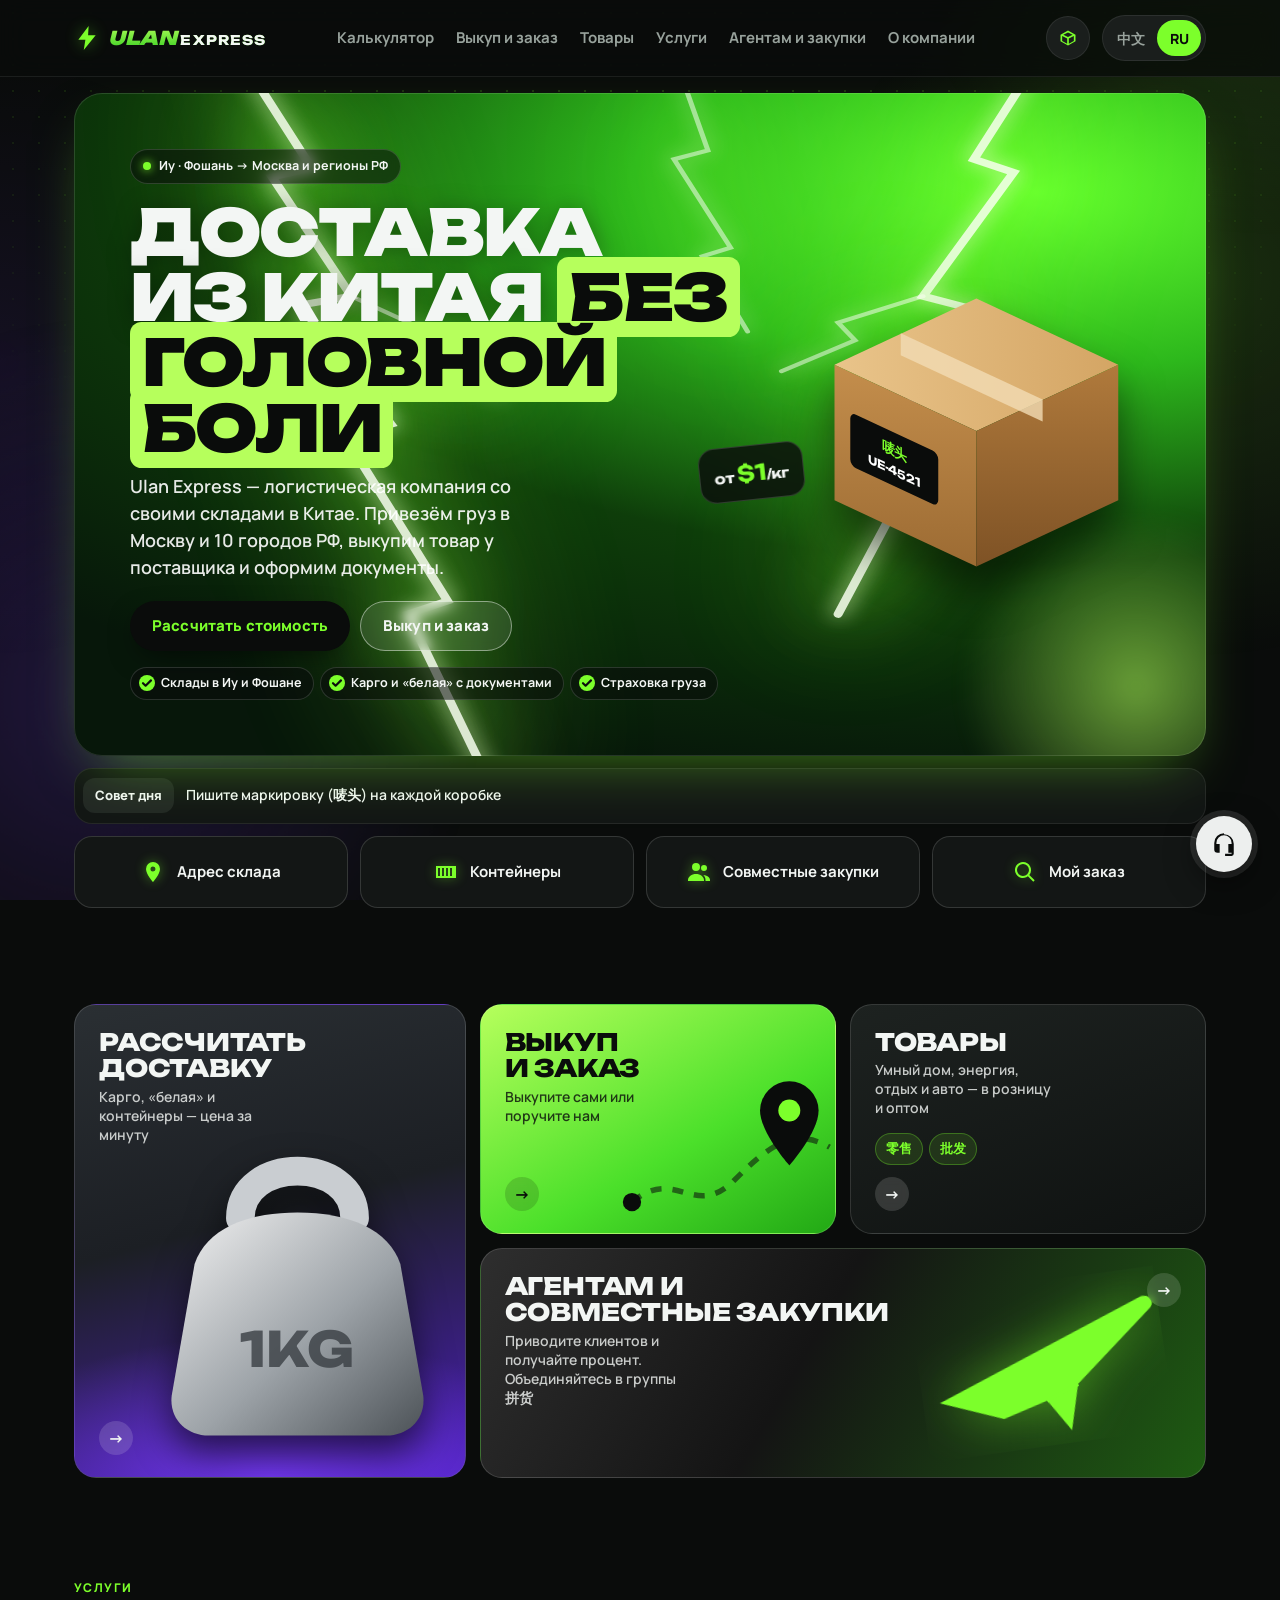
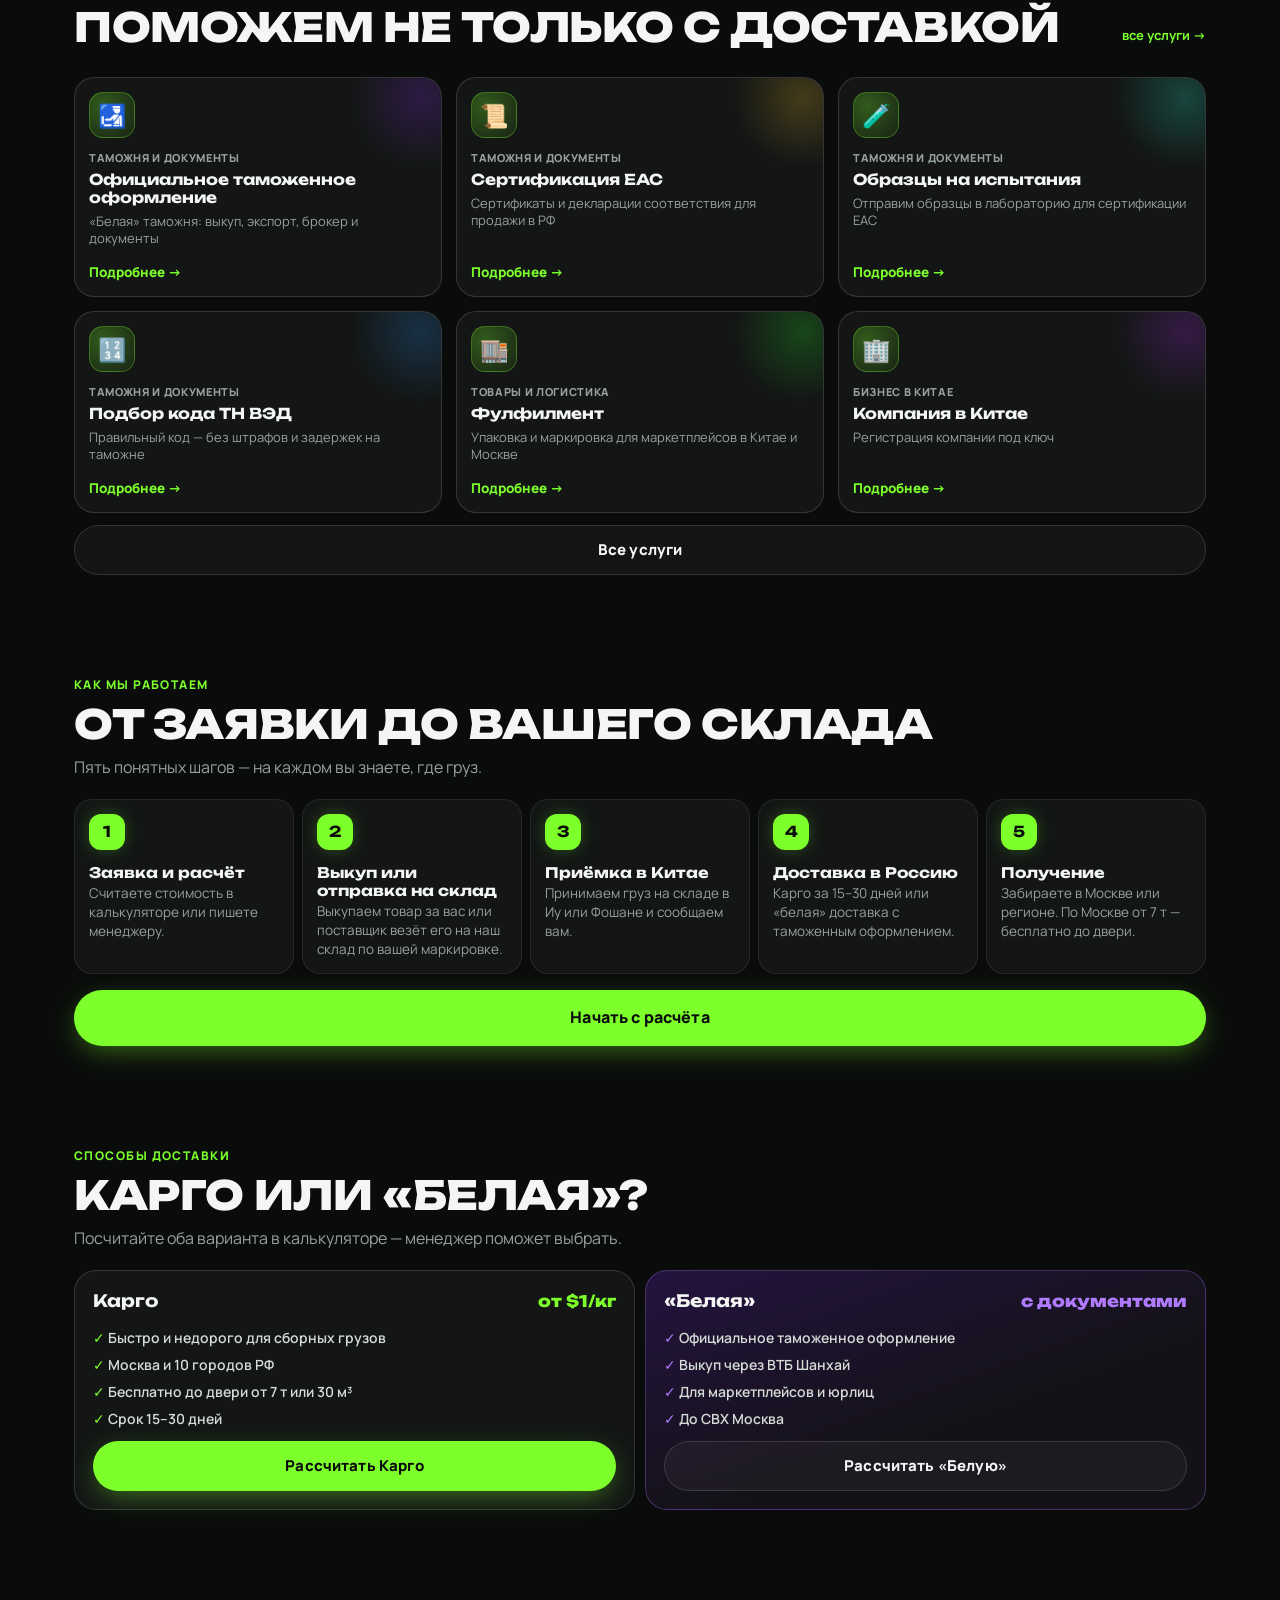
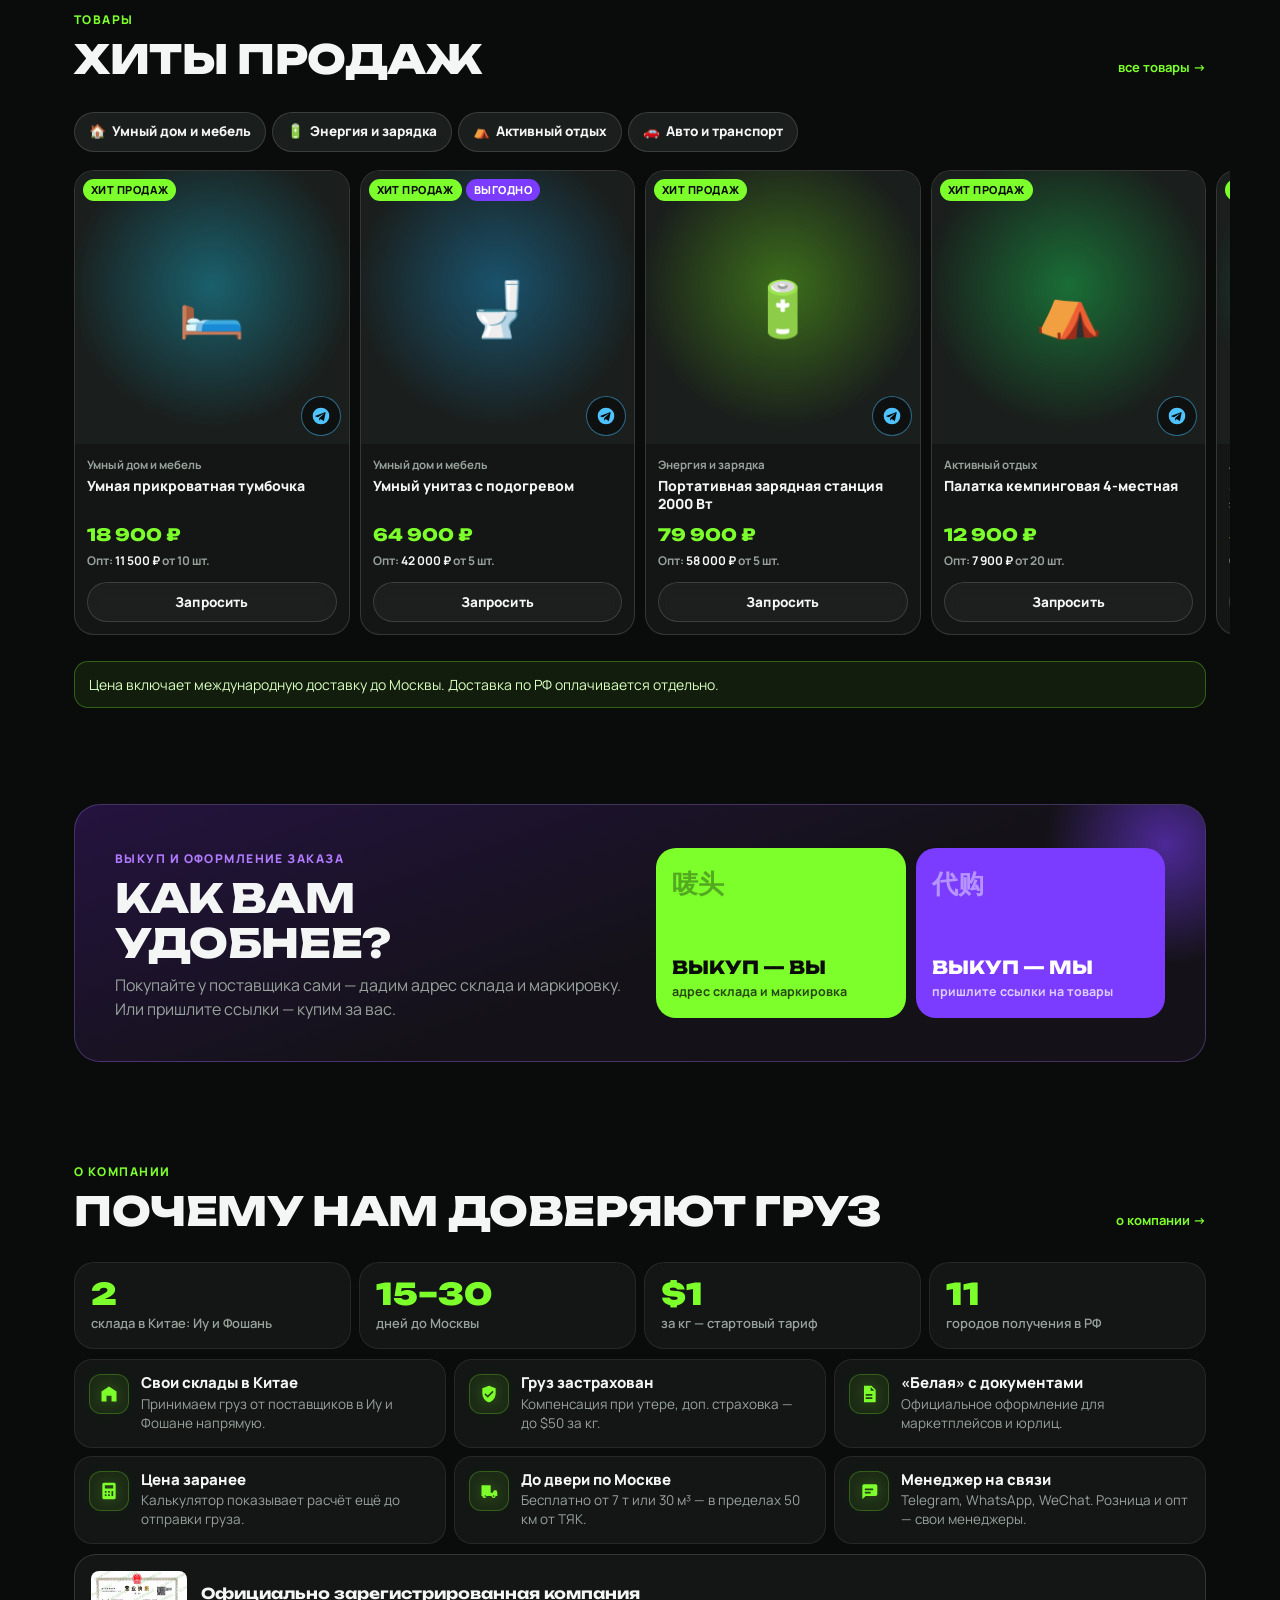
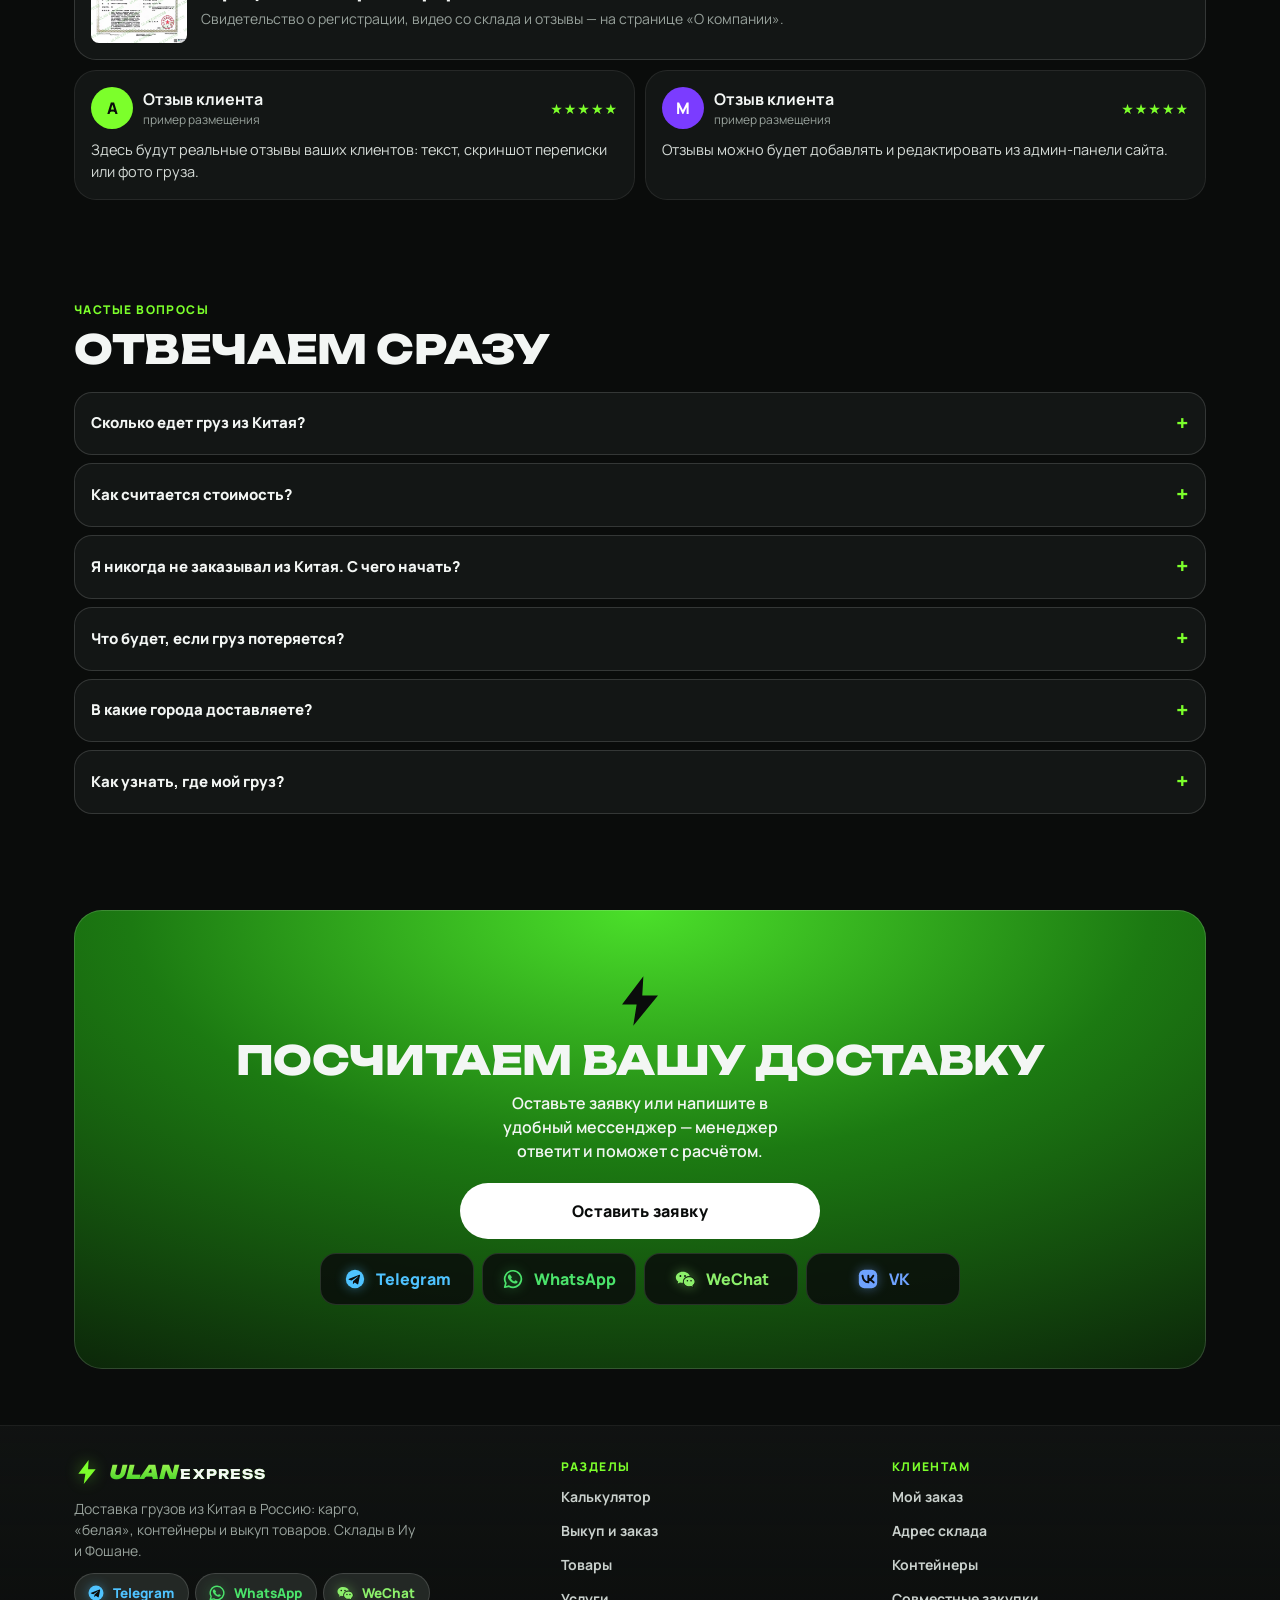
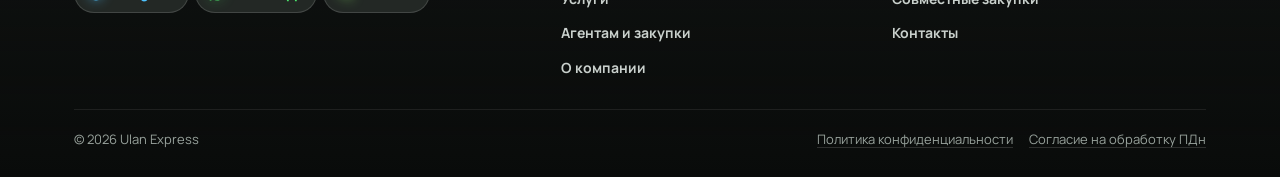
<file: index.html>
<!doctype html>
<html lang="ru">
<head>
  <meta charset="utf-8">
  <meta name="viewport" content="width=device-width, initial-scale=1, viewport-fit=cover">
  <meta name="theme-color" content="#0A0C0B">
  <title>Ulan Express — доставка грузов из Китая</title>
  <meta name="description" content="Карго и белая доставка из Китая (Иу, Фошань) в Москву и регионы РФ. Калькулятор стоимости, выкуп товаров, маркировка груза, товары оптом.">
  <meta property="og:title" content="Ulan Express — доставка грузов из Китая">
  <meta property="og:description" content="Рассчитайте доставку из Китая за минуту: Иу и Фошань → Москва и регионы РФ.">
  <link rel="icon" href="data:image/svg+xml,%3Csvg xmlns='http://www.w3.org/2000/svg' viewBox='0 0 64 64'%3E%3Crect width='64' height='64' rx='16' fill='%230A0C0B'/%3E%3Cpath d='M36 6 14 36h14l-4 22 26-32H36z' fill='%237CFF2B'/%3E%3C/svg%3E">
  <link rel="preconnect" href="https://fonts.googleapis.com">
  <link rel="preconnect" href="https://fonts.gstatic.com" crossorigin>
  <link href="https://fonts.googleapis.com/css2?family=Manrope:wght@400;500;600;700;800&family=Unbounded:wght@500;700;800;900&display=swap" rel="stylesheet">
  <link rel="stylesheet" href="style.css">
</head>
<body data-page="home">

<main>

  <!-- ============ HERO ============ -->
  <section class="container hero-wrap">
    <div class="hero">
      <svg class="hero__bolts" viewBox="0 0 400 300" preserveAspectRatio="none" aria-hidden="true">
        <path d="M62 -10 L84 34 L70 38 L98 92 L80 96 L112 150 L96 156 L132 230 L118 236 L146 310" />
        <path d="M98 92 L132 112 L124 120 L152 138" class="thin" />
        <path d="M338 -10 L318 30 L332 36 L300 92 L318 98 L286 158 L300 164 L270 236" />
        <path d="M300 92 L270 104 L276 112 L250 126" class="thin" />
        <path d="M214 -10 L224 26 L212 30 L232 70 L222 74 L238 108" class="thin" />
      </svg>
      <div class="hero__glow" aria-hidden="true"></div>

      <div class="hero__content">
        <span class="badge"><i class="dot"></i>Иу · Фошань → Москва и регионы РФ</span>
        <h1 class="hero__title">Доставка<br>из Китая <em>без головной боли</em></h1>
        <p class="hero__lead">Ulan Express — логистическая компания со своими складами в Китае. Привезём груз в Москву и 10 городов РФ, выкупим товар у поставщика и оформим документы.</p>
        <div class="hero__cta">
          <a href="calc.html" class="btn btn--neon">Рассчитать стоимость</a>
          <a href="buyout.html" class="btn btn--ghost">Выкуп и заказ</a>
        </div>
        <ul class="hero__proof">
          <li>Склады в Иу и Фошане</li>
          <li>Карго и «белая» с документами</li>
          <li>Страховка груза</li>
        </ul>
      </div>

      <div class="hero__art" aria-hidden="true">
        <svg viewBox="0 0 220 200" class="box">
          <defs>
            <linearGradient id="bTop" x1="0" x2="1"><stop offset="0" stop-color="#E9C48A"/><stop offset="1" stop-color="#D4A564"/></linearGradient>
            <linearGradient id="bLeft" x1="0" x2="0" y1="0" y2="1"><stop offset="0" stop-color="#C48E4C"/><stop offset="1" stop-color="#9C6B33"/></linearGradient>
            <linearGradient id="bRight" x1="0" x2="0" y1="0" y2="1"><stop offset="0" stop-color="#B07A3C"/><stop offset="1" stop-color="#7E5225"/></linearGradient>
          </defs>
          <polygon points="110,20 200,62 110,104 20,62" fill="url(#bTop)"/>
          <polygon points="20,62 110,104 110,190 20,148" fill="url(#bLeft)"/>
          <polygon points="200,62 110,104 110,190 200,148" fill="url(#bRight)"/>
          <polygon points="62,42 152,84 152,98 62,56" fill="#F3DDB5" opacity=".8"/>
          <g transform="matrix(.9 .42 0 1 30 92)">
            <rect x="0" y="0" width="62" height="34" rx="4" fill="#0A0C0B"/>
            <text x="31" y="15" text-anchor="middle" font-family="Unbounded,sans-serif" font-size="9" font-weight="800" fill="#7CFF2B">唛头</text>
            <text x="31" y="27" text-anchor="middle" font-family="Unbounded,sans-serif" font-size="7.5" font-weight="700" fill="#fff">UE-4521</text>
          </g>
        </svg>
        <div class="hero__tag">от <b>$1</b>/кг</div>
      </div>
    </div>

    <div class="tip" aria-live="polite">
      <span class="tip__label">Совет дня</span>
      <span class="tip__text" id="tipText">Плотность от 100 кг/м³ — считаем по весу, меньше — по объёму</span>
    </div>

    <div class="tiles">
      <a href="buyout.html#self" class="tile">
        <svg viewBox="0 0 24 24" aria-hidden="true"><path d="M12 2a7 7 0 0 0-7 7c0 5.2 7 13 7 13s7-7.8 7-13a7 7 0 0 0-7-7zm0 9.5A2.5 2.5 0 1 1 12 6.5a2.5 2.5 0 0 1 0 5z"/></svg>
        <span>Адрес склада</span>
      </a>
      <a href="calc.html#container" class="tile">
        <svg viewBox="0 0 24 24" aria-hidden="true"><path d="M2 6h20v12H2zm2 2v8h2V8zm4 0v8h2V8zm4 0v8h2V8zm4 0v8h2V8z"/></svg>
        <span>Контейнеры</span>
      </a>
      <a href="agents.html#groups" class="tile">
        <svg viewBox="0 0 24 24" aria-hidden="true"><path d="M9 11a4 4 0 1 0 0-8 4 4 0 0 0 0 8zm8 0a3 3 0 1 0 0-6 3 3 0 0 0 0 6zM1 20c0-3.3 3.6-6 8-6s8 2.7 8 6v1H1zm17.5 1v-1c0-1.9-.8-3.6-2.2-4.9 3.5.3 6.7 2.1 6.7 4.9v1z"/></svg>
        <span>Совместные закупки</span>
      </a>
      <a href="order.html" class="tile">
        <svg viewBox="0 0 24 24" aria-hidden="true"><path d="M10 2a8 8 0 1 0 4.9 14.3l5.4 5.4 1.4-1.4-5.4-5.4A8 8 0 0 0 10 2zm0 2a6 6 0 1 1 0 12 6 6 0 0 1 0-12z"/></svg>
        <span>Мой заказ</span>
      </a>
    </div>
  </section>

  <!-- ============ BENTO: 4 раздела меню ============ -->
  <section class="container section">
    <div class="bento">
      <a href="calc.html" class="card card--violet card--tall">
        <h2 class="card__title">Рассчитать<br>доставку</h2>
        <p class="card__text">Карго, «белая» и контейнеры — цена за минуту</p>
        <div class="card__art kettle" aria-hidden="true">
          <svg viewBox="0 0 120 120">
            <defs><linearGradient id="kg" x1="0" x2="1" y1="0" y2="1"><stop offset="0" stop-color="#F2F2F2"/><stop offset=".55" stop-color="#9DA3A8"/><stop offset="1" stop-color="#4C5257"/></linearGradient></defs>
            <path d="M40 40c0-22 40-22 40 0" fill="none" stroke="#C9CDD1" stroke-width="10" stroke-linecap="round"/>
            <path d="M24 56c4-12 18-18 36-18s32 6 36 18l8 46c1 8-5 14-13 14H29c-8 0-14-6-13-14z" fill="url(#kg)"/>
            <text x="60" y="92" text-anchor="middle" font-family="Unbounded,sans-serif" font-weight="800" font-size="17" fill="#3A3F44" opacity=".8">1KG</text>
          </svg>
        </div>
        <span class="card__arrow" aria-hidden="true">→</span>
      </a>

      <a href="buyout.html" class="card card--neon">
        <h2 class="card__title">Выкуп<br>и заказ</h2>
        <p class="card__text">Выкупите сами или поручите нам</p>
        <div class="card__art pin" aria-hidden="true">
          <svg viewBox="0 0 120 90">
            <path d="M6 70 C30 50 40 80 62 58 S96 30 114 40" fill="none" stroke="#0A0C0B" stroke-width="3" stroke-dasharray="6 6" opacity=".55"/>
            <circle cx="6" cy="70" r="5" fill="#0A0C0B"/>
            <path d="M92 4a16 16 0 0 0-16 16c0 12 16 30 16 30s16-18 16-30A16 16 0 0 0 92 4z" fill="#0A0C0B"/>
            <circle cx="92" cy="20" r="6" fill="#7CFF2B"/>
          </svg>
        </div>
        <span class="card__arrow" aria-hidden="true">→</span>
      </a>

      <a href="products.html" class="card card--dark">
        <h2 class="card__title">Товары</h2>
        <p class="card__text">Умный дом, энергия, отдых и авто — в розницу и оптом</p>
        <div class="chips-mini" aria-hidden="true"><span>零售</span><span>批发</span></div>
        <span class="card__arrow" aria-hidden="true">→</span>
      </a>

      <a href="agents.html" class="card card--container">
        <h2 class="card__title">Агентам и<br>совместные закупки</h2>
        <p class="card__text">Приводите клиентов и получайте процент. Объединяйтесь в группы 拼货</p>
        <div class="card__art plane" aria-hidden="true">
          <svg viewBox="0 0 120 80">
            <path d="M8 52 112 14c4-1 7 3 4 6L76 52l-6 22-10-16-22 6z" fill="#0A0C0B" opacity=".9"/>
            <path d="M60 58 76 52" stroke="#7CFF2B" stroke-width="2"/>
          </svg>
        </div>
        <span class="card__arrow" aria-hidden="true">→</span>
      </a>
    </div>
  </section>

  <!-- ============ УСЛУГИ ============ -->
  <section class="container section">
    <div class="section__head section__head--row">
      <div>
        <span class="eyebrow">Услуги</span>
        <h2 class="h2">Поможем не только с доставкой</h2>
      </div>
      <a href="services.html" class="swipe-hint" style="color:var(--neon)">все услуги →</a>
    </div>
    <div class="sgrid" data-services="hot"></div>
    <a href="services.html" class="btn btn--ghost btn--block" style="margin-top:12px">Все услуги</a>
  </section>

  <!-- ============ КАК МЫ РАБОТАЕМ ============ -->
  <section class="container section">
    <div class="section__head">
      <span class="eyebrow">Как мы работаем</span>
      <h2 class="h2">От заявки до вашего склада</h2>
      <p class="muted">Пять понятных шагов — на каждом вы знаете, где груз.</p>
    </div>
    <ol class="process">
      <li><b>1</b><div><h3>Заявка и расчёт</h3><p>Считаете стоимость в калькуляторе или пишете менеджеру.</p></div></li>
      <li><b>2</b><div><h3>Выкуп или отправка на склад</h3><p>Выкупаем товар за вас или поставщик везёт его на наш склад по вашей маркировке.</p></div></li>
      <li><b>3</b><div><h3>Приёмка в Китае</h3><p>Принимаем груз на складе в Иу или Фошане и сообщаем вам.</p></div></li>
      <li><b>4</b><div><h3>Доставка в Россию</h3><p>Карго за 15–30 дней или «белая» доставка с таможенным оформлением.</p></div></li>
      <li><b>5</b><div><h3>Получение</h3><p>Забираете в Москве или регионе. По Москве от 7 т — бесплатно до двери.</p></div></li>
    </ol>
    <a href="calc.html" class="btn btn--neon btn--block btn--lg">Начать с расчёта</a>
  </section>

  <!-- ============ КАРГО ИЛИ БЕЛАЯ ============ -->
  <section class="container section">
    <div class="section__head">
      <span class="eyebrow">Способы доставки</span>
      <h2 class="h2">Карго или «белая»?</h2>
      <p class="muted">Посчитайте оба варианта в калькуляторе — менеджер поможет выбрать.</p>
    </div>
    <div class="compare">
      <article class="cmp">
        <div class="cmp__top"><h3 class="h3">Карго</h3><span class="cmp__price">от $1/кг</span></div>
        <ul>
          <li>Быстро и недорого для сборных грузов</li>
          <li>Москва и 10 городов РФ</li>
          <li>Бесплатно до двери от 7 т или 30 м³</li>
          <li>Срок 15–30 дней</li>
        </ul>
        <a href="calc.html#cargo" class="btn btn--neon btn--block">Рассчитать Карго</a>
      </article>
      <article class="cmp cmp--white">
        <div class="cmp__top"><h3 class="h3">«Белая»</h3><span class="cmp__price">с документами</span></div>
        <ul>
          <li>Официальное таможенное оформление</li>
          <li>Выкуп через ВТБ Шанхай</li>
          <li>Для маркетплейсов и юрлиц</li>
          <li>До СВХ Москва</li>
        </ul>
        <a href="calc.html#white" class="btn btn--ghost btn--block">Рассчитать «Белую»</a>
      </article>
    </div>
  </section>

  <!-- ============ ПОПУЛЯРНЫЕ ТОВАРЫ ============ -->
  <section class="section">
    <div class="container section__head section__head--row">
      <div>
        <span class="eyebrow">Товары</span>
        <h2 class="h2">Хиты продаж</h2>
      </div>
      <a href="products.html" class="swipe-hint" style="color:var(--neon)">все товары →</a>
    </div>
    <div class="container"><nav class="fchips pcats" aria-label="Категории товаров" data-product-cats></nav></div>
    <div class="rail prail" tabindex="0" aria-label="Хиты продаж" data-products="popular"></div>
    <div class="container"><p class="note note--ok">Цена включает международную доставку до Москвы. Доставка по РФ оплачивается отдельно.</p></div>
  </section>

  <!-- ============ ВЫКУП ============ -->
  <section class="container section">
    <div class="buyout">
      <div class="buyout__text">
        <span class="eyebrow">Выкуп и оформление заказа</span>
        <h2 class="h2">Как вам удобнее?</h2>
        <p class="muted">Покупайте у поставщика сами — дадим адрес склада и маркировку. Или пришлите ссылки — купим за вас.</p>
      </div>
      <div class="buyout__modes">
        <a href="buyout.html#self" class="mode">
          <span class="mode__zh">唛头</span>
          <strong>Выкуп — вы</strong>
          <small>адрес склада и маркировка</small>
        </a>
        <a href="buyout.html#us" class="mode mode--alt">
          <span class="mode__zh">代购</span>
          <strong>Выкуп — мы</strong>
          <small>пришлите ссылки на товары</small>
        </a>
      </div>
    </div>
  </section>

  <!-- ============ ПОЧЕМУ НАМ ДОВЕРЯЮТ ============ -->
  <section class="container section">
    <div class="section__head section__head--row">
      <div>
        <span class="eyebrow">О компании</span>
        <h2 class="h2">Почему нам доверяют груз</h2>
      </div>
      <a href="about.html" class="swipe-hint" style="color:var(--neon)">о компании →</a>
    </div>
    <div class="stats">
      <div class="stat"><b>2</b><span>склада в Китае: Иу и Фошань</span></div>
      <div class="stat"><b>15–30</b><span>дней до Москвы</span></div>
      <div class="stat"><b>$1</b><span>за кг — стартовый тариф</span></div>
      <div class="stat"><b>11</b><span>городов получения в РФ</span></div>
    </div>
    <ul class="why">
      <li class="why__item"><svg viewBox="0 0 24 24" aria-hidden="true"><path d="M3 21V9l9-6 9 6v12h-6v-7H9v7zm8-9h2v2h-2z"/></svg><div><h3>Свои склады в Китае</h3><p>Принимаем груз от поставщиков в Иу и Фошане напрямую.</p></div></li>
      <li class="why__item"><svg viewBox="0 0 24 24" aria-hidden="true"><path d="M12 2 4 5v6c0 5 3.4 9.7 8 11 4.6-1.3 8-6 8-11V5zm-1.5 14.5-4-4 1.4-1.4 2.6 2.6 5.6-5.6 1.4 1.4z"/></svg><div><h3>Груз застрахован</h3><p>Компенсация при утере, доп. страховка — до $50 за кг.</p></div></li>
      <li class="why__item"><svg viewBox="0 0 24 24" aria-hidden="true"><path d="M6 2h9l5 5v15H6zm8 1.5V8h4.5zM8 12v2h8v-2zm0 4v2h8v-2z"/></svg><div><h3>«Белая» с документами</h3><p>Официальное оформление для маркетплейсов и юрлиц.</p></div></li>
      <li class="why__item"><svg viewBox="0 0 24 24" aria-hidden="true"><path d="M6 2h12a2 2 0 0 1 2 2v16a2 2 0 0 1-2 2H6a2 2 0 0 1-2-2V4a2 2 0 0 1 2-2zm1 3v4h10V5zm0 7v2h2v-2zm4 0v2h2v-2zm4 0v6h2v-6zm-8 4v2h2v-2zm4 0v2h2v-2z"/></svg><div><h3>Цена заранее</h3><p>Калькулятор показывает расчёт ещё до отправки груза.</p></div></li>
      <li class="why__item"><svg viewBox="0 0 24 24" aria-hidden="true"><path d="M3 5h11v9h2.5l1.5-3h3l1 3v4h-2a2.5 2.5 0 0 1-5 0H9a2.5 2.5 0 0 1-5 0H3zm4.5 12a1 1 0 1 0 0 2 1 1 0 0 0 0-2zm10 0a1 1 0 1 0 0 2 1 1 0 0 0 0-2z"/></svg><div><h3>До двери по Москве</h3><p>Бесплатно от 7 т или 30 м³ — в пределах 50 км от ТЯК.</p></div></li>
      <li class="why__item"><svg viewBox="0 0 24 24" aria-hidden="true"><path d="M4 4h16a2 2 0 0 1 2 2v10a2 2 0 0 1-2 2H8l-4 4V6a2 2 0 0 1 2-2zm3 5v2h10V9zm0 4v2h7v-2z"/></svg><div><h3>Менеджер на связи</h3><p>Telegram, WhatsApp, WeChat. Розница и опт — свои менеджеры.</p></div></li>
    </ul>
    <a href="about.html" class="license license--link">
      <picture class="license__thumb" aria-hidden="true">
        <source srcset="files/certificate-thumb.webp" type="image/webp">
        <img src="files/certificate-thumb.jpg" width="720" height="542" alt="" loading="lazy" decoding="async">
      </picture>
      <div>
        <h3 class="h3">Официально зарегистрированная компания</h3>
        <p class="muted small">Свидетельство о регистрации, видео со склада и отзывы — на странице «О компании».</p>
      </div>
    </a>
    <div class="reviews">
      <article class="review">
        <div class="review__head"><span class="avatar">А</span><div><b>Отзыв клиента</b><small>пример размещения</small></div><span class="stars" aria-label="5 из 5">★★★★★</span></div>
        <p>Здесь будут реальные отзывы ваших клиентов: текст, скриншот переписки или фото груза.</p>
      </article>
      <article class="review">
        <div class="review__head"><span class="avatar avatar--violet">М</span><div><b>Отзыв клиента</b><small>пример размещения</small></div><span class="stars" aria-label="5 из 5">★★★★★</span></div>
        <p>Отзывы можно будет добавлять и редактировать из админ-панели сайта.</p>
      </article>
    </div>
  </section>

  <!-- ============ ЧАСТЫЕ ВОПРОСЫ ============ -->
  <section class="container section" id="faq">
    <div class="section__head">
      <span class="eyebrow">Частые вопросы</span>
      <h2 class="h2">Отвечаем сразу</h2>
    </div>
    <div class="cats faq" data-accordion>
      <details class="cat"><summary><span>Сколько едет груз из Китая?</span></summary><p>Стандартная доставка Карго — 25–30 дней, быстрая 快陆 — 15–25 дней. Срочные документы, образцы и небольшие грузы можно отправить <a href="calc.html#flights">авиа по расписанию рейсов</a>. Срок «белой» доставки зависит от таможенного оформления, менеджер назовёт его при расчёте.</p></details>
      <details class="cat"><summary><span>Как считается стоимость?</span></summary><p>По плотности груза: от 100 кг/м³ — по весу, меньше — по объёму. Ставка зависит от категории товара. Точную сумму покажет <a href="calc.html">калькулятор</a>.</p></details>
      <details class="cat"><summary><span>Я никогда не заказывал из Китая. С чего начать?</span></summary><p>Пришлите ссылки на товары в разделе <a href="buyout.html#us">«Выкуп — мы»</a>: мы выкупим товар у поставщика и доставим его. Менеджер подскажет на каждом шаге.</p></details>
      <details class="cat"><summary><span>Что будет, если груз потеряется?</span></summary><p>Действует обязательное страхование — компенсация $3 за кг. С дополнительной страховкой (1–3% от стоимости груза) выплата — до $50 за кг.</p></details>
      <details class="cat"><summary><span>В какие города доставляете?</span></summary><p>В Москву и 10 городов: Иркутск, Кемерово, Новосибирск, Омск, Челябинск, Уфа, Казань, Тольятти, Пенза, Рязань. В регионы — от 5 т, категории А и Б.</p></details>
      <details class="cat"><summary><span>Как узнать, где мой груз?</span></summary><p>В разделе <a href="order.html">«Мой заказ»</a> — по телефону и маркировке. Там же можно добавить трек-номер от поставщика.</p></details>
    </div>
  </section>

  <!-- ============ CTA ============ -->
  <section class="container section" id="contacts">
    <div class="cta">
      <svg class="cta__bolt" viewBox="0 0 24 24" aria-hidden="true"><path d="M13.5 1 4 13.5h6.5L9 23l11-13.5h-7z"/></svg>
      <h2 class="h2">Посчитаем вашу доставку</h2>
      <p>Оставьте заявку или напишите в удобный мессенджер — менеджер ответит и поможет с расчётом.</p>
      <button type="button" class="btn btn--light btn--lg cta__btn" data-modal="Расчёт доставки" data-eyebrow="Заявка" data-placeholder="Что за товар, вес или объём, город получения">Оставить заявку</button>
      <div class="socials">
        <a href="https://t.me/ulanexpress_Logistics" target="_blank" rel="noopener" class="soc soc--tg">Telegram</a>
        <a href="#" class="soc soc--wa" data-toast="Ссылка на WhatsApp появится после согласования">WhatsApp</a>
        <a href="#" class="soc soc--wc" data-toast="Здесь будет QR-код WeChat">WeChat</a>
        <a href="#" class="soc soc--vk" data-toast="Ссылка на VK появится после согласования">VK</a>
      </div>
    </div>
  </section>

</main>

<script src="app.js"></script>
</body>
</html>
</file>
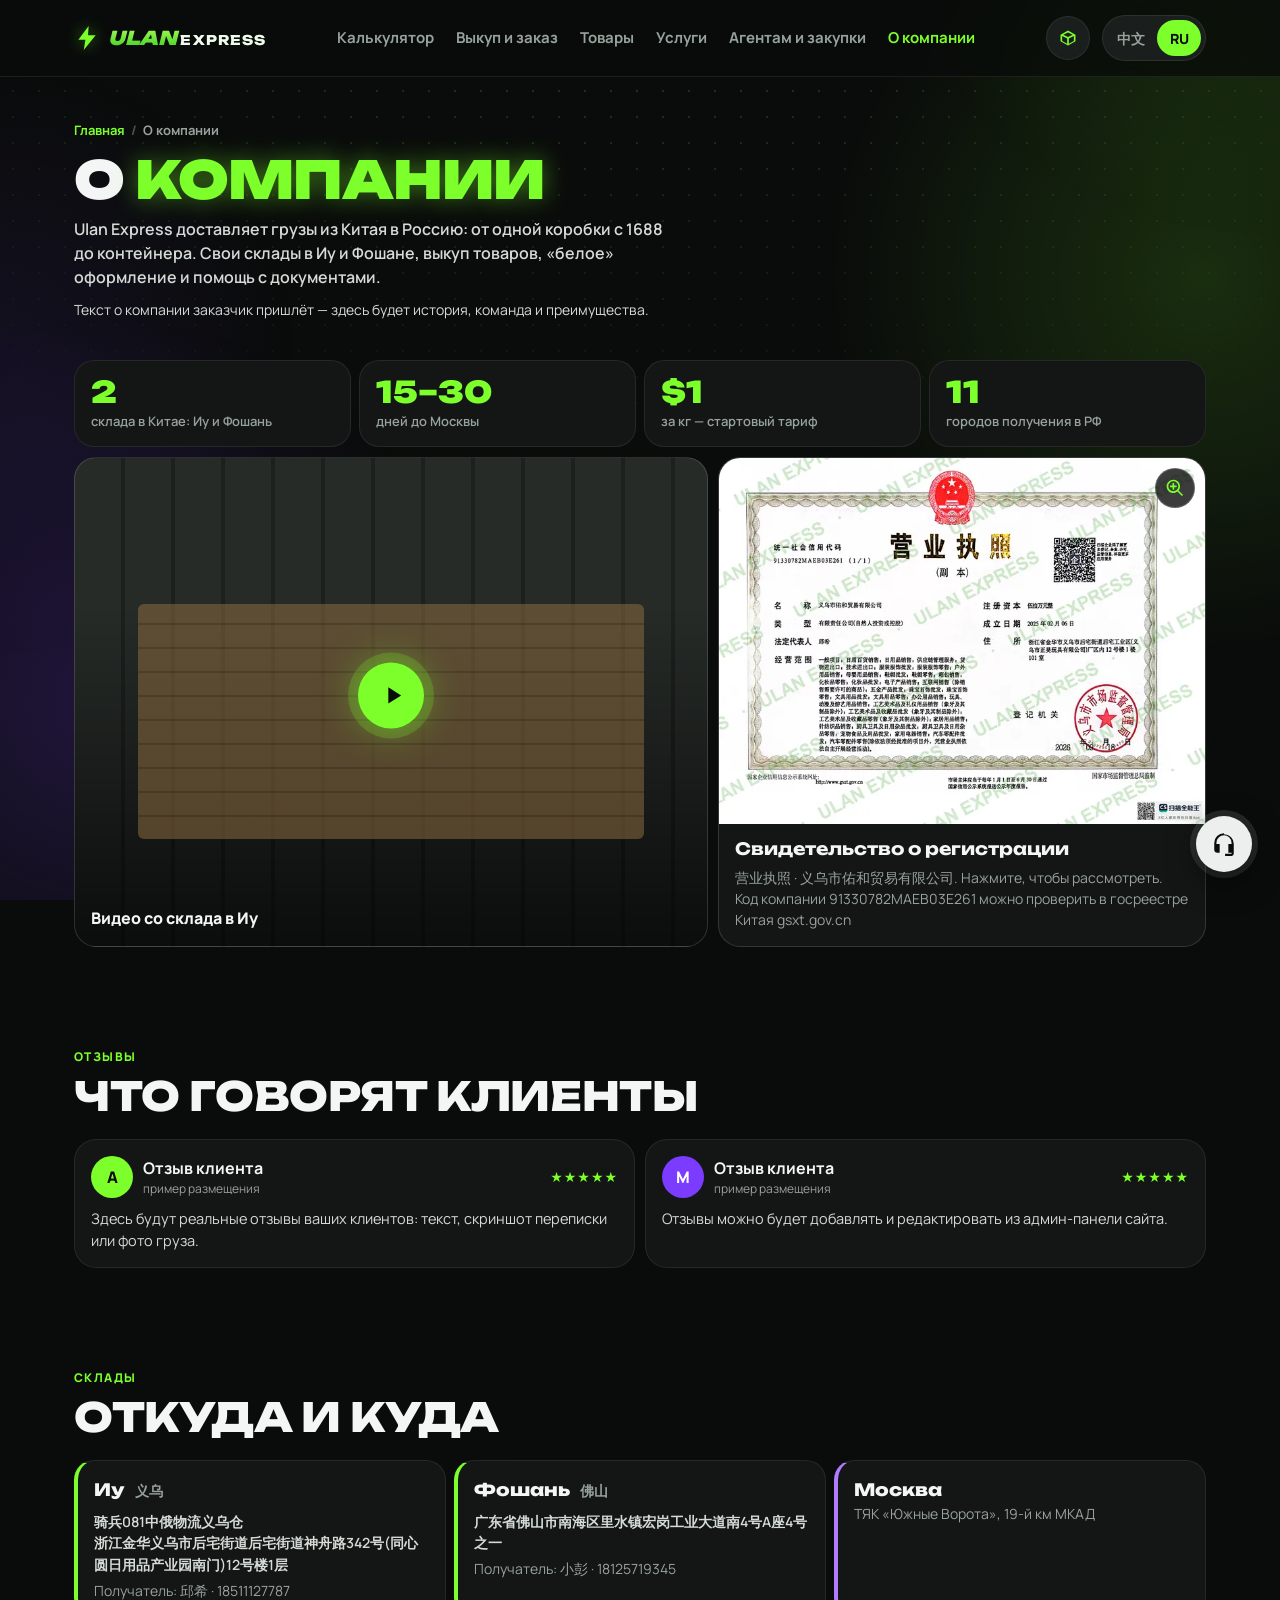
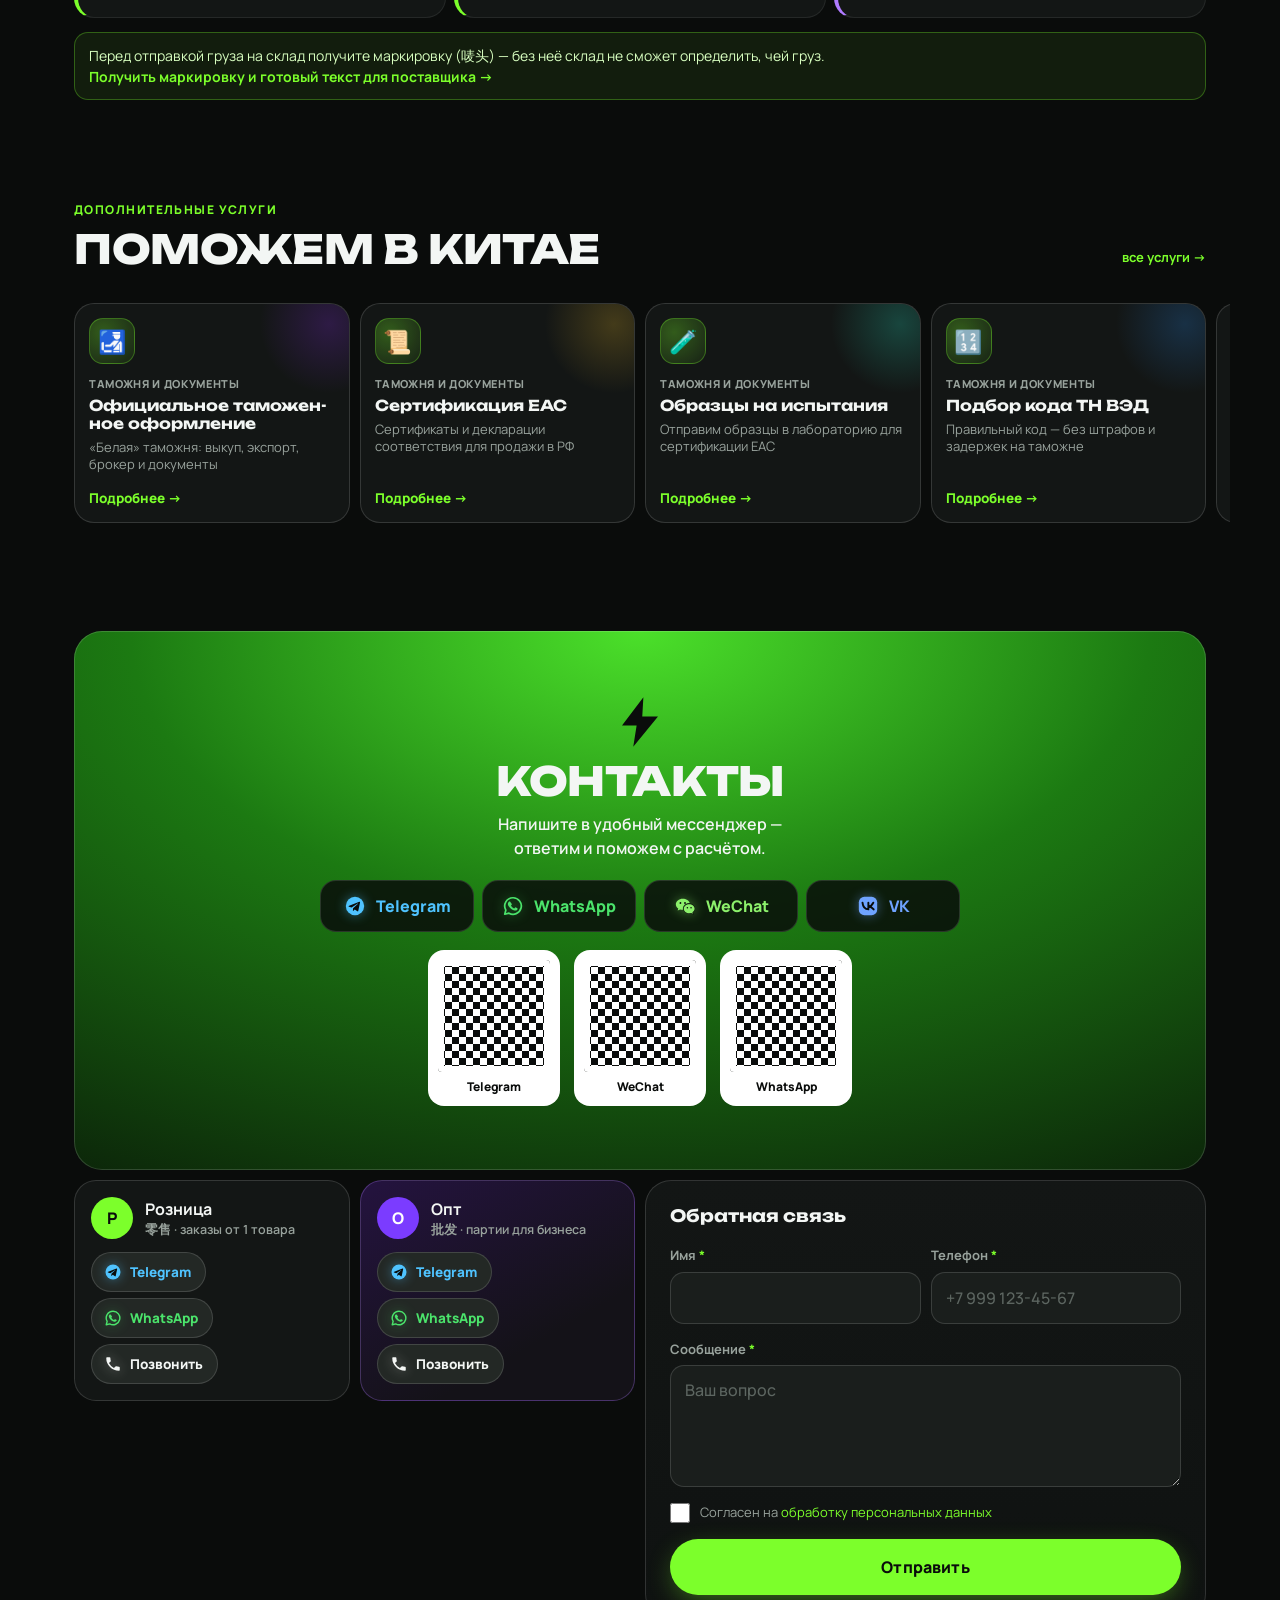
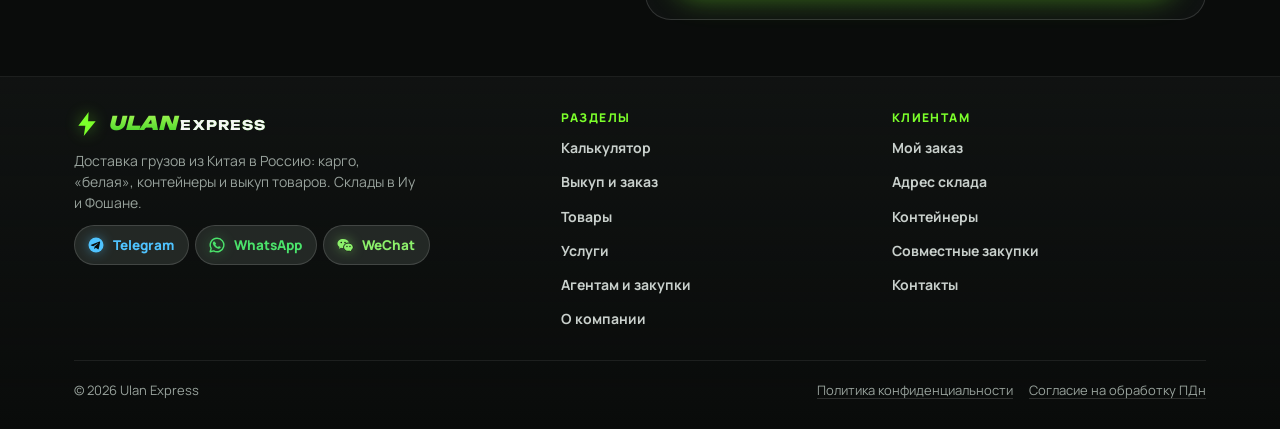
<file: about.html>
<!doctype html>
<html lang="ru">
<head>
  <meta charset="utf-8">
  <meta name="viewport" content="width=device-width, initial-scale=1, viewport-fit=cover">
  <meta name="theme-color" content="#0A0C0B">
  <title>О компании и контакты — Ulan Express</title>
  <meta name="description" content="Ulan Express — доставка грузов из Китая: склады в Иу и Фошане, свидетельство о регистрации, отзывы клиентов, контакты и дополнительные услуги.">
  <link rel="icon" href="data:image/svg+xml,%3Csvg xmlns='http://www.w3.org/2000/svg' viewBox='0 0 64 64'%3E%3Crect width='64' height='64' rx='16' fill='%230A0C0B'/%3E%3Cpath d='M36 6 14 36h14l-4 22 26-32H36z' fill='%237CFF2B'/%3E%3C/svg%3E">
  <link rel="preconnect" href="https://fonts.googleapis.com">
  <link rel="preconnect" href="https://fonts.gstatic.com" crossorigin>
  <link href="https://fonts.googleapis.com/css2?family=Manrope:wght@400;500;600;700;800&family=Unbounded:wght@500;700;800;900&display=swap" rel="stylesheet">
  <link rel="stylesheet" href="style.css">
</head>
<body data-page="about">

<main>
  <section class="container page-head">
    <nav class="crumbs" aria-label="Навигация"><a href="index.html">Главная</a><span>О компании</span></nav>
    <h1 class="h1">О <em>компании</em></h1>
    <div class="about-text">
      <p class="lead">Ulan Express доставляет грузы из Китая в Россию: от одной коробки с 1688 до контейнера. Свои склады в Иу и Фошане, выкуп товаров, «белое» оформление и помощь с документами.</p>
      <p class="muted small">Текст о компании заказчик пришлёт — здесь будет история, команда и преимущества.</p>
    </div>
  </section>

  <section class="container section section--tight">
    <div class="stats">
      <div class="stat"><b>2</b><span>склада в Китае: Иу и Фошань</span></div>
      <div class="stat"><b>15–30</b><span>дней до Москвы</span></div>
      <div class="stat"><b>$1</b><span>за кг — стартовый тариф</span></div>
      <div class="stat"><b>11</b><span>городов получения в РФ</span></div>
    </div>

    <div class="trust">
      <a href="#" class="video" data-toast="Демо: здесь откроется видео с VK Видео">
        <span class="video__play" aria-hidden="true"><svg viewBox="0 0 24 24"><path d="M8 5v14l11-7z"/></svg></span>
        <span class="video__label">Видео со склада в Иу</span>
      </a>
      <button type="button" class="cert" data-lightbox="files/certificate.webp" data-lightbox-full="files/certificate.jpg" aria-label="Открыть свидетельство о регистрации крупно">
        <picture class="cert__img">
          <source srcset="files/certificate-thumb.webp" type="image/webp">
          <img src="files/certificate-thumb.jpg" width="720" height="542" alt="Свидетельство о регистрации компании (营业执照)" loading="lazy" decoding="async">
        </picture>
        <span class="cert__zoom" aria-hidden="true"><svg viewBox="0 0 24 24"><path d="M10 2a8 8 0 1 0 4.9 14.3l5.4 5.4 1.4-1.4-5.4-5.4A8 8 0 0 0 10 2zm0 2a6 6 0 1 1 0 12 6 6 0 0 1 0-12zM9 6h2v3h3v2h-3v3H9v-3H6V9h3z"/></svg></span>
        <span class="cert__body">
          <b class="h3">Свидетельство о регистрации</b>
          <span class="muted small">营业执照 · 义乌市佑和贸易有限公司. Нажмите, чтобы рассмотреть. Код компании 91330782MAEB03E261 можно проверить в госреестре Китая gsxt.gov.cn</span>
        </span>
      </button>
    </div>
  </section>

  <!-- ============ ОТЗЫВЫ ============ -->
  <section class="container section">
    <div class="section__head">
      <span class="eyebrow">Отзывы</span>
      <h2 class="h2">Что говорят клиенты</h2>
    </div>
    <div class="reviews" style="margin-top:0">
      <article class="review">
        <div class="review__head"><span class="avatar">А</span><div><b>Отзыв клиента</b><small>пример размещения</small></div><span class="stars" aria-label="5 из 5">★★★★★</span></div>
        <p>Здесь будут реальные отзывы ваших клиентов: текст, скриншот переписки или фото груза.</p>
      </article>
      <article class="review">
        <div class="review__head"><span class="avatar avatar--violet">М</span><div><b>Отзыв клиента</b><small>пример размещения</small></div><span class="stars" aria-label="5 из 5">★★★★★</span></div>
        <p>Отзывы можно будет добавлять и редактировать из админ-панели сайта.</p>
      </article>
    </div>
  </section>

  <!-- ============ СКЛАДЫ ============ -->
  <section class="container section" id="warehouses">
    <div class="section__head">
      <span class="eyebrow">Склады</span>
      <h2 class="h2">Откуда и куда</h2>
    </div>
    <div class="wh">
      <div class="wh__item">
        <span class="wh__city">Иу <small>义乌</small></span>
        <p class="wh__addr" lang="zh">骑兵081中俄物流义乌仓<br>浙江金华义乌市后宅街道后宅街道神舟路342号(同心圆日用品产业园南门)12号楼1层</p>
        <p class="muted small">Получатель: 邱希 · 18511127787</p>
      </div>
      <div class="wh__item">
        <span class="wh__city">Фошань <small>佛山</small></span>
        <p class="wh__addr" lang="zh">广东省佛山市南海区里水镇宏岗工业大道南4号A座4号之一</p>
        <p class="muted small">Получатель: 小彭 · 18125719345</p>
      </div>
      <div class="wh__item wh__item--ru"><span class="wh__city">Москва</span><p class="muted small">ТЯК «Южные Ворота», 19-й км МКАД</p></div>
    </div>
    <p class="note note--ok">Перед отправкой груза на склад получите маркировку (唛头) — без неё склад не сможет определить, чей груз. <a href="buyout.html#self" class="link-sm" style="margin:0;padding:0">Получить маркировку и готовый текст для поставщика →</a></p>
  </section>

  <!-- ============ ДОП. УСЛУГИ ============ -->
  <section class="section" id="services">
    <div class="container section__head section__head--row">
      <div>
        <span class="eyebrow">Дополнительные услуги</span>
        <h2 class="h2">Поможем в Китае</h2>
      </div>
      <a href="services.html" class="swipe-hint" style="color:var(--neon)">все услуги →</a>
    </div>
    <div class="rail srail" tabindex="0" aria-label="Дополнительные услуги" data-services="all"></div>
  </section>

  <!-- ============ КОНТАКТЫ ============ -->
  <section class="container section" id="contacts">
    <div class="cta">
      <svg class="cta__bolt" viewBox="0 0 24 24" aria-hidden="true"><path d="M13.5 1 4 13.5h6.5L9 23l11-13.5h-7z"/></svg>
      <h2 class="h2">Контакты</h2>
      <p>Напишите в удобный мессенджер — ответим и поможем с расчётом.</p>
      <div class="socials">
        <a href="https://t.me/ulanexpress_Logistics" target="_blank" rel="noopener" class="soc soc--tg">Telegram</a>
        <a href="#" class="soc soc--wa" data-toast="Ссылка на WhatsApp появится после согласования">WhatsApp</a>
        <a href="#" class="soc soc--wc" data-toast="Здесь будет WeChat ID">WeChat</a>
        <a href="#" class="soc soc--vk" data-toast="Ссылка на VK появится после согласования">VK</a>
      </div>
      <div class="qr-row" aria-label="QR-коды для связи с компьютера">
        <div class="qr"><i></i>Telegram</div>
        <div class="qr"><i></i>WeChat</div>
        <div class="qr"><i></i>WhatsApp</div>
      </div>
    </div>

    <div class="split" style="margin-top:10px">
      <div class="mgrs" style="align-content:start">
        <div class="mgr">
          <div class="mgr__head"><span class="avatar">Р</span><div><b>Розница</b><small>零售 · заказы от 1 товара</small></div></div>
          <div class="pills">
            <a href="https://t.me/ulanexpress_Logistics" target="_blank" rel="noopener" class="pill pill--tg">Telegram</a>
            <a href="#" class="pill pill--wa" data-toast="Демо: WhatsApp менеджера по рознице">WhatsApp</a>
            <a href="#" class="pill pill--ph" data-toast="Демо: телефон менеджера по рознице">Позвонить</a>
          </div>
        </div>
        <div class="mgr mgr--violet">
          <div class="mgr__head"><span class="avatar avatar--violet">О</span><div><b>Опт</b><small>批发 · партии для бизнеса</small></div></div>
          <div class="pills">
            <a href="https://t.me/ulanexpress_Logistics" target="_blank" rel="noopener" class="pill pill--tg">Telegram</a>
            <a href="#" class="pill pill--wa" data-toast="Демо: WhatsApp менеджера по опту">WhatsApp</a>
            <a href="#" class="pill pill--ph" data-toast="Демо: телефон менеджера по опту">Позвонить</a>
          </div>
        </div>
      </div>

      <form class="panel" novalidate data-demo="Демо: сообщение уйдёт менеджеру в Telegram">
        <h3 class="h3">Обратная связь</h3>
        <div class="grid-2 grid-2--stack">
          <label class="field"><span class="field__label">Имя <span class="req">*</span></span><input class="field__input" type="text" name="name" required autocomplete="given-name"></label>
          <label class="field"><span class="field__label">Телефон <span class="req">*</span></span><input class="field__input" type="tel" name="phone" placeholder="+7 999 123-45-67" required autocomplete="tel"></label>
        </div>
        <label class="field"><span class="field__label">Сообщение <span class="req">*</span></span><textarea class="field__input" rows="4" name="message" placeholder="Ваш вопрос" required></textarea></label>
        <label class="consent"><input type="checkbox" name="consent" required><span>Согласен на <a href="#" data-toast="Демо: откроется согласие на обработку ПДн">обработку персональных данных</a></span></label>
        <button type="submit" class="btn btn--neon btn--block btn--lg">Отправить</button>
      </form>
    </div>
  </section>
</main>

<script src="app.js"></script>
</body>
</html>
</file>
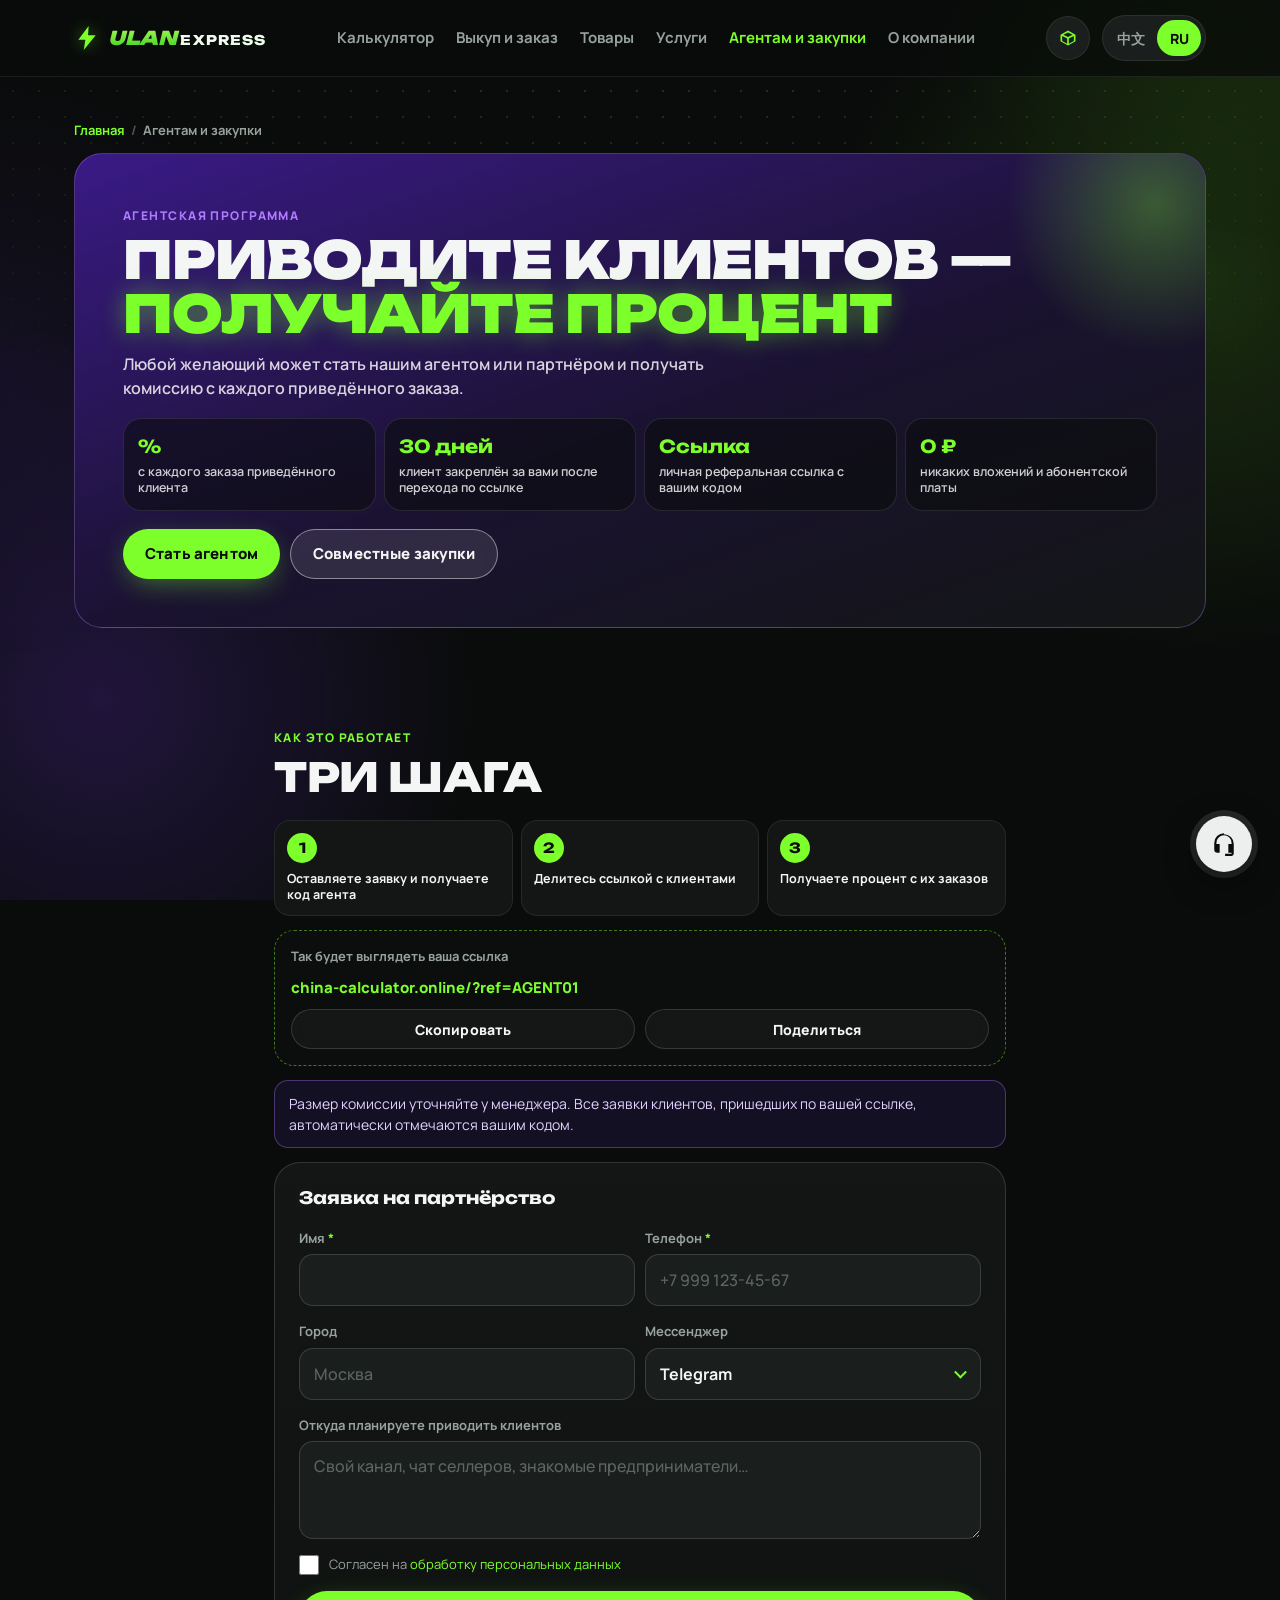
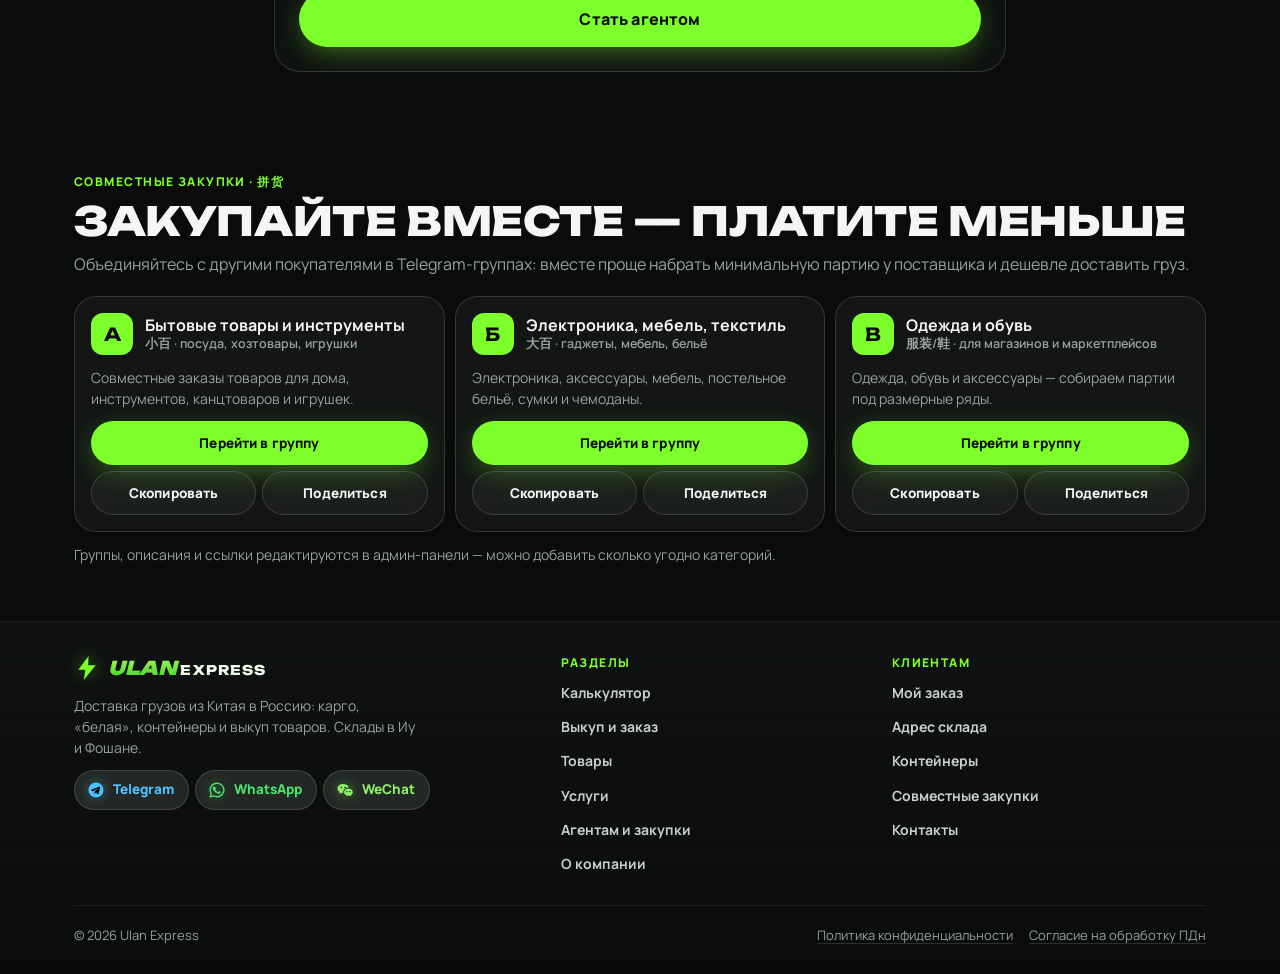
<file: agents.html>
<!doctype html>
<html lang="ru">
<head>
  <meta charset="utf-8">
  <meta name="viewport" content="width=device-width, initial-scale=1, viewport-fit=cover">
  <meta name="theme-color" content="#0A0C0B">
  <title>Агентам и совместные закупки — Ulan Express</title>
  <meta name="description" content="Агентская программа Ulan Express: приводите клиентов и получайте процент с заказов. Совместные закупки из Китая в Telegram-группах.">
  <link rel="icon" href="data:image/svg+xml,%3Csvg xmlns='http://www.w3.org/2000/svg' viewBox='0 0 64 64'%3E%3Crect width='64' height='64' rx='16' fill='%230A0C0B'/%3E%3Cpath d='M36 6 14 36h14l-4 22 26-32H36z' fill='%237CFF2B'/%3E%3C/svg%3E">
  <link rel="preconnect" href="https://fonts.googleapis.com">
  <link rel="preconnect" href="https://fonts.gstatic.com" crossorigin>
  <link href="https://fonts.googleapis.com/css2?family=Manrope:wght@400;500;600;700;800&family=Unbounded:wght@500;700;800;900&display=swap" rel="stylesheet">
  <link rel="stylesheet" href="style.css">
</head>
<body data-page="agents">

<main>
  <section class="container page-head">
    <nav class="crumbs" aria-label="Навигация"><a href="index.html">Главная</a><span>Агентам и закупки</span></nav>
    <div class="agent-hero">
      <span class="eyebrow">Агентская программа</span>
      <h1 class="h1">Приводите клиентов — <em>получайте процент</em></h1>
      <p class="lead">Любой желающий может стать нашим агентом или партнёром и получать комиссию с каждого приведённого заказа.</p>
      <div class="benefits">
        <div class="benefit"><b>%</b><span>с каждого заказа приведённого клиента</span></div>
        <div class="benefit"><b>30 дней</b><span>клиент закреплён за вами после перехода по ссылке</span></div>
        <div class="benefit"><b>Ссылка</b><span>личная реферальная ссылка с вашим кодом</span></div>
        <div class="benefit"><b>0 ₽</b><span>никаких вложений и абонентской платы</span></div>
      </div>
      <div class="hero__cta">
        <a href="#agentForm" class="btn btn--neon">Стать агентом</a>
        <a href="#groups" class="btn btn--ghost">Совместные закупки</a>
      </div>
    </div>
  </section>

  <!-- ============ КАК ЭТО РАБОТАЕТ ============ -->
  <section class="container section narrow">
    <div class="section__head">
      <span class="eyebrow">Как это работает</span>
      <h2 class="h2">Три шага</h2>
    </div>
    <ol class="steps">
      <li><b>1</b><span>Оставляете заявку и получаете код агента</span></li>
      <li><b>2</b><span>Делитесь ссылкой с клиентами</span></li>
      <li><b>3</b><span>Получаете процент с их заказов</span></li>
    </ol>
    <div class="reflink">
      <span class="field__label">Так будет выглядеть ваша ссылка</span>
      <code>china-calculator.online/?ref=AGENT01</code>
      <div class="grid-2">
        <button type="button" class="btn btn--ghost btn--sm" data-copy="https://china-calculator.online/?ref=AGENT01" data-copied="Ссылка скопирована ✓">Скопировать</button>
        <button type="button" class="btn btn--ghost btn--sm" data-share="https://china-calculator.online/?ref=AGENT01" data-title="Доставка из Китая — Ulan Express">Поделиться</button>
      </div>
    </div>
    <p class="note note--violet">Размер комиссии уточняйте у менеджера. Все заявки клиентов, пришедших по вашей ссылке, автоматически отмечаются вашим кодом.</p>

    <form class="panel" id="agentForm" novalidate data-demo="Демо: заявка агента уйдёт менеджеру в Telegram" style="margin-top:14px">
      <h3 class="h3">Заявка на партнёрство</h3>
      <div class="grid-2 grid-2--stack">
        <label class="field"><span class="field__label">Имя <span class="req">*</span></span><input class="field__input" type="text" name="name" required autocomplete="given-name"></label>
        <label class="field"><span class="field__label">Телефон <span class="req">*</span></span><input class="field__input" type="tel" name="phone" placeholder="+7 999 123-45-67" required autocomplete="tel"></label>
      </div>
      <div class="grid-2">
        <label class="field"><span class="field__label">Город</span><input class="field__input" type="text" name="city" placeholder="Москва" autocomplete="address-level2"></label>
        <label class="field"><span class="field__label">Мессенджер</span>
          <span class="select"><select class="field__input" name="messenger"><option>Telegram</option><option>WhatsApp</option><option>WeChat</option></select></span>
        </label>
      </div>
      <label class="field"><span class="field__label">Откуда планируете приводить клиентов</span><textarea class="field__input" rows="3" name="source" placeholder="Свой канал, чат селлеров, знакомые предприниматели…"></textarea></label>
      <label class="consent"><input type="checkbox" name="consent" required><span>Согласен на <a href="#" data-toast="Демо: откроется согласие на обработку ПДн">обработку персональных данных</a></span></label>
      <button type="submit" class="btn btn--neon btn--block btn--lg">Стать агентом</button>
    </form>
  </section>

  <!-- ============ СОВМЕСТНЫЕ ЗАКУПКИ ============ -->
  <section class="container section" id="groups">
    <div class="section__head">
      <span class="eyebrow">Совместные закупки · 拼货</span>
      <h2 class="h2">Закупайте вместе — платите меньше</h2>
      <p class="muted">Объединяйтесь с другими покупателями в Telegram-группах: вместе проще набрать минимальную партию у поставщика и дешевле доставить груз.</p>
    </div>
    <div class="groups">
      <article class="group">
        <div class="group__head"><b class="cat__letter">A</b><div><b>Бытовые товары и инструменты</b><small>小百 · посуда, хозтовары, игрушки</small></div></div>
        <p>Совместные заказы товаров для дома, инструментов, канцтоваров и игрушек.</p>
        <div class="group__acts">
          <a href="#" class="btn btn--neon" data-toast="Демо: откроется Telegram-группа категории А">Перейти в группу</a>
          <button type="button" class="btn btn--ghost" data-copy="https://t.me/+ulan_group_A" data-copied="Ссылка на группу скопирована ✓">Скопировать</button>
          <button type="button" class="btn btn--ghost" data-share="https://t.me/+ulan_group_A" data-title="Совместные закупки — бытовые товары">Поделиться</button>
        </div>
      </article>
      <article class="group">
        <div class="group__head"><b class="cat__letter">Б</b><div><b>Электроника, мебель, текстиль</b><small>大百 · гаджеты, мебель, бельё</small></div></div>
        <p>Электроника, аксессуары, мебель, постельное бельё, сумки и чемоданы.</p>
        <div class="group__acts">
          <a href="#" class="btn btn--neon" data-toast="Демо: откроется Telegram-группа категории Б">Перейти в группу</a>
          <button type="button" class="btn btn--ghost" data-copy="https://t.me/+ulan_group_B" data-copied="Ссылка на группу скопирована ✓">Скопировать</button>
          <button type="button" class="btn btn--ghost" data-share="https://t.me/+ulan_group_B" data-title="Совместные закупки — электроника и мебель">Поделиться</button>
        </div>
      </article>
      <article class="group">
        <div class="group__head"><b class="cat__letter">В</b><div><b>Одежда и обувь</b><small>服装/鞋 · для магазинов и маркетплейсов</small></div></div>
        <p>Одежда, обувь и аксессуары — собираем партии под размерные ряды.</p>
        <div class="group__acts">
          <a href="#" class="btn btn--neon" data-toast="Демо: откроется Telegram-группа категории В">Перейти в группу</a>
          <button type="button" class="btn btn--ghost" data-copy="https://t.me/+ulan_group_V" data-copied="Ссылка на группу скопирована ✓">Скопировать</button>
          <button type="button" class="btn btn--ghost" data-share="https://t.me/+ulan_group_V" data-title="Совместные закупки — одежда и обувь">Поделиться</button>
        </div>
      </article>
    </div>
    <p class="muted small" style="margin-top:12px">Группы, описания и ссылки редактируются в админ-панели — можно добавить сколько угодно категорий.</p>
  </section>
</main>

<script src="app.js"></script>
</body>
</html>
</file>
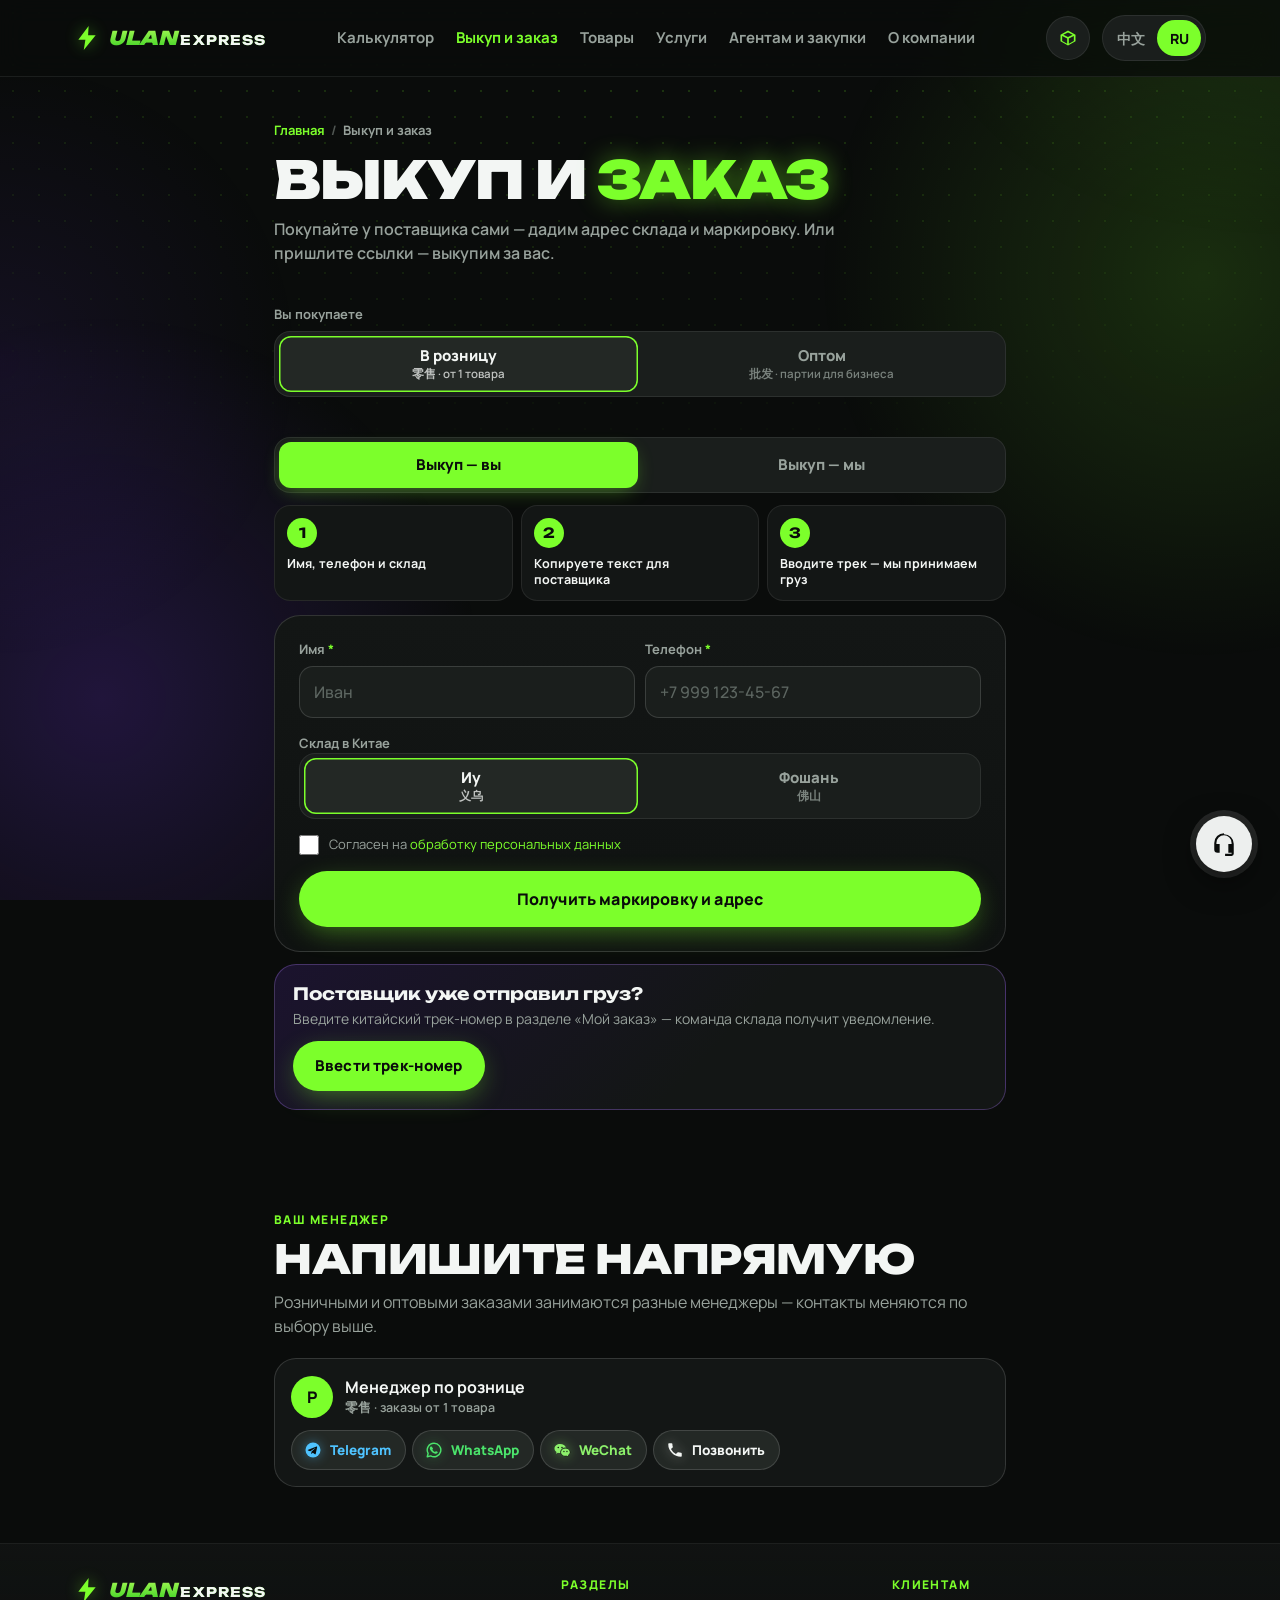
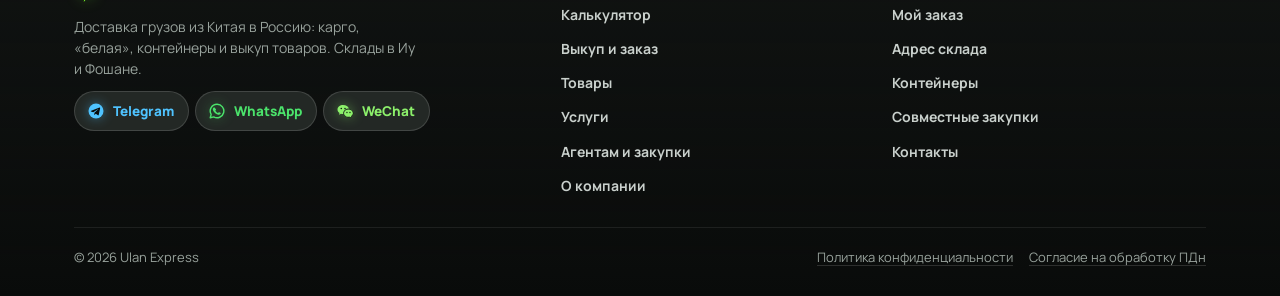
<file: buyout.html>
<!doctype html>
<html lang="ru">
<head>
  <meta charset="utf-8">
  <meta name="viewport" content="width=device-width, initial-scale=1, viewport-fit=cover">
  <meta name="theme-color" content="#0A0C0B">
  <title>Выкуп и оформление заказа из Китая — Ulan Express</title>
  <meta name="description" content="Выкуп товаров с 1688, Taobao, Pinduoduo. Адрес склада в Иу и Фошане и маркировка груза для поставщика.">
  <link rel="icon" href="data:image/svg+xml,%3Csvg xmlns='http://www.w3.org/2000/svg' viewBox='0 0 64 64'%3E%3Crect width='64' height='64' rx='16' fill='%230A0C0B'/%3E%3Cpath d='M36 6 14 36h14l-4 22 26-32H36z' fill='%237CFF2B'/%3E%3C/svg%3E">
  <link rel="preconnect" href="https://fonts.googleapis.com">
  <link rel="preconnect" href="https://fonts.gstatic.com" crossorigin>
  <link href="https://fonts.googleapis.com/css2?family=Manrope:wght@400;500;600;700;800&family=Unbounded:wght@500;700;800;900&display=swap" rel="stylesheet">
  <link rel="stylesheet" href="style.css">
</head>
<body data-page="buyout">

<main>
  <section class="container page-head narrow">
    <nav class="crumbs" aria-label="Навигация"><a href="index.html">Главная</a><span>Выкуп и заказ</span></nav>
    <h1 class="h1">Выкуп и <em>заказ</em></h1>
    <p class="lead">Покупайте у поставщика сами — дадим адрес склада и маркировку. Или пришлите ссылки — выкупим за вас.</p>
  </section>

  <section class="container section section--tight narrow">
    <form id="clientSeg" class="field" aria-label="Тип покупки">
      <span class="field__label">Вы покупаете</span>
      <div class="seg seg--sm">
        <label class="seg__opt"><input type="radio" name="client" value="retail" checked><span>В розницу<small>零售 · от 1 товара</small></span></label>
        <label class="seg__opt"><input type="radio" name="client" value="opt"><span>Оптом<small>批发 · партии для бизнеса</small></span></label>
      </div>
    </form>
  </section>

  <section class="container section section--tight narrow" data-tabs>
    <div class="seg" role="tablist" aria-label="Кто выкупает товар" style="margin-bottom:12px">
      <button type="button" class="seg__btn is-active" data-tab="self" role="tab" aria-selected="true">Выкуп — вы</button>
      <button type="button" class="seg__btn" data-tab="us" role="tab" aria-selected="false">Выкуп — мы</button>
    </div>

    <!-- ============ ВЫКУП — ВЫ ============ -->
    <div data-panel="self">
      <ol class="steps">
        <li><b>1</b><span>Имя, телефон и склад</span></li>
        <li><b>2</b><span>Копируете текст для поставщика</span></li>
        <li><b>3</b><span>Вводите трек — мы принимаем груз</span></li>
      </ol>

      <form class="panel" id="markForm" novalidate>
        <div class="grid-2 grid-2--stack">
          <label class="field">
            <span class="field__label">Имя <span class="req">*</span></span>
            <input class="field__input" type="text" name="name" placeholder="Иван" autocomplete="given-name" required>
          </label>
          <label class="field">
            <span class="field__label">Телефон <span class="req">*</span></span>
            <input class="field__input" type="tel" name="phone" placeholder="+7 999 123-45-67" autocomplete="tel" required>
          </label>
        </div>
        <fieldset class="field">
          <legend class="field__label">Склад в Китае</legend>
          <div class="seg seg--sm">
            <label class="seg__opt"><input type="radio" name="wh" value="YW" checked><span>Иу<small>义乌</small></span></label>
            <label class="seg__opt"><input type="radio" name="wh" value="FS"><span>Фошань<small>佛山</small></span></label>
          </div>
        </fieldset>
        <input type="hidden" name="clientType" value="retail">
        <label class="consent"><input type="checkbox" name="consent" required><span>Согласен на <a href="#" data-toast="Демо: откроется согласие на обработку ПДн">обработку персональных данных</a></span></label>
        <button type="submit" class="btn btn--neon btn--block btn--lg">Получить маркировку и адрес</button>

        <div class="marking" id="marking" hidden>
          <div class="marking__code">
            <span>Ваша маркировка</span>
            <strong id="markCode">—</strong>
          </div>
          <pre class="marking__text" id="markText"></pre>
          <button type="button" class="btn btn--light btn--block" id="copyBtn">
            <svg viewBox="0 0 24 24" aria-hidden="true"><path d="M16 1H4a2 2 0 0 0-2 2v14h2V3h12zm3 4H8a2 2 0 0 0-2 2v14a2 2 0 0 0 2 2h11a2 2 0 0 0 2-2V7a2 2 0 0 0-2-2zm0 16H8V7h11z"/></svg>
            Скопировать всё
          </button>
          <p class="muted small">Демо-версия: адреса складов будут подставляться из админ-панели. Маркировка сохранится в разделе «Мой заказ».</p>
        </div>
      </form>

      <div class="track">
        <div>
          <h3 class="h3">Поставщик уже отправил груз?</h3>
          <p class="muted small">Введите китайский трек-номер в разделе «Мой заказ» — команда склада получит уведомление.</p>
        </div>
        <a href="order.html" class="btn btn--neon">Ввести трек-номер</a>
      </div>
    </div>

    <!-- ============ ВЫКУП — МЫ ============ -->
    <div data-panel="us" hidden>
      <form class="panel" novalidate data-demo="Демо: список товаров уйдёт менеджеру в Telegram">
        <p class="muted small" style="margin:0">Добавьте ссылки на товары с 1688, Taobao, Pinduoduo или других площадок. Менеджер проверит наличие, посчитает стоимость и пришлёт счёт.</p>
        <div class="items" id="items" data-items="itemTpl"></div>
        <button type="button" class="btn btn--dashed btn--block" id="addItem" data-add-item>+ Добавить товар</button>

        <p class="form-sec">Контакты</p>
        <div class="grid-2 grid-2--stack">
          <label class="field"><span class="field__label">Имя <span class="req">*</span></span><input class="field__input" type="text" name="name" required autocomplete="given-name"></label>
          <label class="field"><span class="field__label">Телефон <span class="req">*</span></span><input class="field__input" type="tel" name="phone" placeholder="+7 999 123-45-67" required autocomplete="tel"></label>
        </div>
        <label class="field"><span class="field__label">Где удобнее ответить</span>
          <span class="select"><select class="field__input" name="messenger"><option>Telegram</option><option>WhatsApp</option><option>WeChat</option><option>Звонок</option></select></span>
        </label>
        <input type="hidden" name="clientType" value="retail">
        <label class="consent"><input type="checkbox" name="consent" required><span>Согласен на <a href="#" data-toast="Демо: откроется согласие на обработку ПДн">обработку персональных данных</a></span></label>
        <button type="submit" class="btn btn--neon btn--block btn--lg">Отправить заявку на выкуп</button>
      </form>

      <template id="itemTpl">
        <div class="item">
          <div class="item__head"><span>Товар <span class="item__num">1</span></span><button type="button" class="item__del" aria-label="Удалить товар">✕</button></div>
          <label class="field"><span class="field__label">Ссылка на товар <span class="req">*</span></span><input class="field__input" type="url" name="link[]" placeholder="https://detail.1688.com/..." required></label>
          <div class="grid-3">
            <label class="field"><span class="field__label">Кол-во</span><input class="field__input" type="text" inputmode="numeric" name="qty[]" placeholder="1"></label>
            <label class="field"><span class="field__label">Цвет</span><input class="field__input" type="text" name="color[]" placeholder="чёрный"></label>
            <label class="field"><span class="field__label">Размер</span><input class="field__input" type="text" name="size[]" placeholder="M / 42"></label>
          </div>
          <label class="field"><span class="field__label">Комментарий</span><input class="field__input" type="text" name="comment[]" placeholder="Характеристики, пожелания"></label>
          <label class="upload upload--sm">
            <input type="file" name="photo[]" accept="image/jpeg,image/png,image/webp,image/heic" multiple data-max="3">
            <svg viewBox="0 0 24 24" aria-hidden="true"><path d="M11 16V7.8l-3.3 3.3-1.4-1.4L12 4l5.7 5.7-1.4 1.4L13 7.8V16zm-7 2h16v2H4z"/></svg>
            <span data-upload-label data-default="Фото или скриншот (необязательно)">Фото или скриншот (необязательно)</span>
          </label>
          <div class="thumbs"></div>
        </div>
      </template>
    </div>
  </section>

  <!-- ============ МЕНЕДЖЕРЫ ============ -->
  <section class="container section narrow">
    <div class="section__head">
      <span class="eyebrow">Ваш менеджер</span>
      <h2 class="h2">Напишите напрямую</h2>
      <p class="muted">Розничными и оптовыми заказами занимаются разные менеджеры — контакты меняются по выбору выше.</p>
    </div>
    <div class="mgr" data-client="retail">
      <div class="mgr__head"><span class="avatar">Р</span><div><b>Менеджер по рознице</b><small>零售 · заказы от 1 товара</small></div></div>
      <div class="pills">
        <a href="https://t.me/ulanexpress_Logistics" target="_blank" rel="noopener" class="pill pill--tg">Telegram</a>
        <a href="#" class="pill pill--wa" data-toast="Демо: WhatsApp менеджера по рознице">WhatsApp</a>
        <a href="#" class="pill pill--wc" data-toast="Демо: WeChat менеджера по рознице">WeChat</a>
        <a href="#" class="pill pill--ph" data-toast="Демо: телефон менеджера по рознице">Позвонить</a>
      </div>
    </div>
    <div class="mgr mgr--violet" data-client="opt" hidden>
      <div class="mgr__head"><span class="avatar avatar--violet">О</span><div><b>Менеджер по опту</b><small>批发 · партии для бизнеса</small></div></div>
      <div class="pills">
        <a href="https://t.me/ulanexpress_Logistics" target="_blank" rel="noopener" class="pill pill--tg">Telegram</a>
        <a href="#" class="pill pill--wa" data-toast="Демо: WhatsApp менеджера по опту">WhatsApp</a>
        <a href="#" class="pill pill--wc" data-toast="Демо: WeChat менеджера по опту">WeChat</a>
        <a href="#" class="pill pill--ph" data-toast="Демо: телефон менеджера по опту">Позвонить</a>
      </div>
    </div>
  </section>
</main>

<script src="app.js"></script>
</body>
</html>
</file>
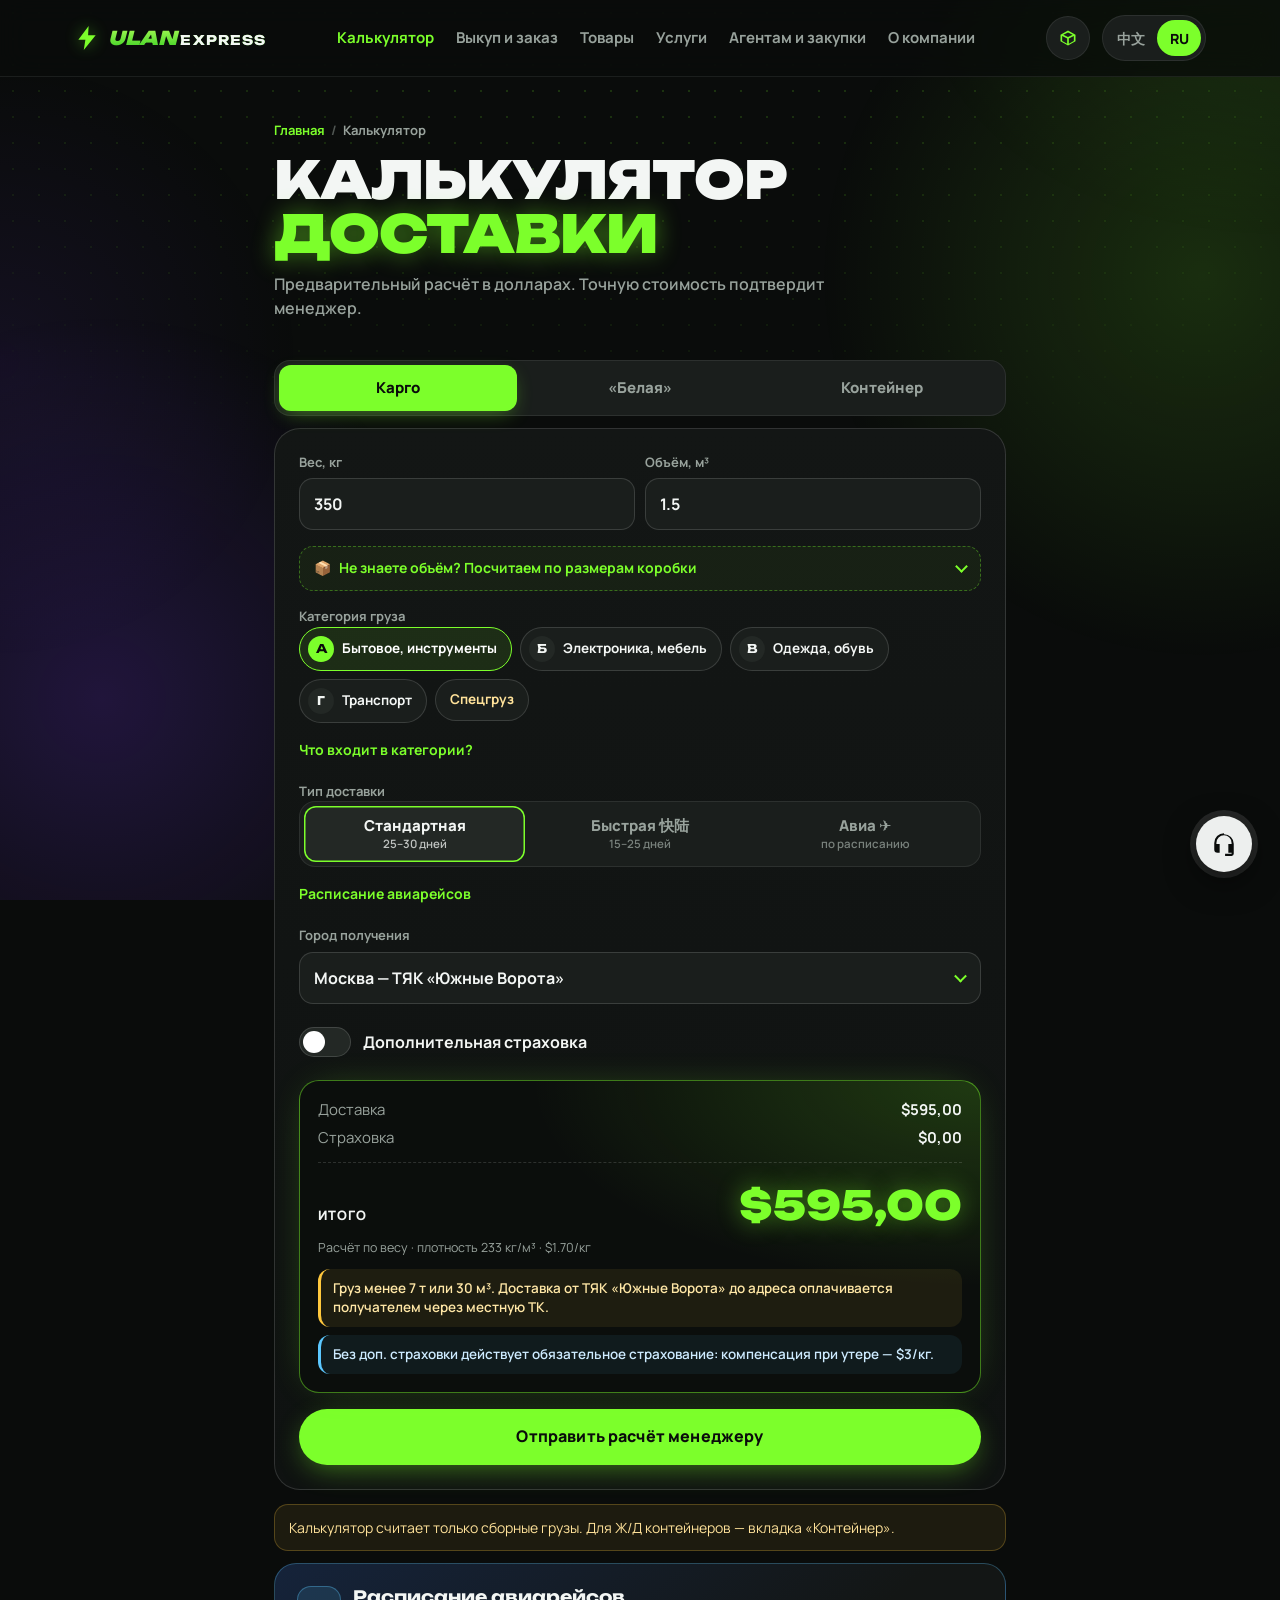
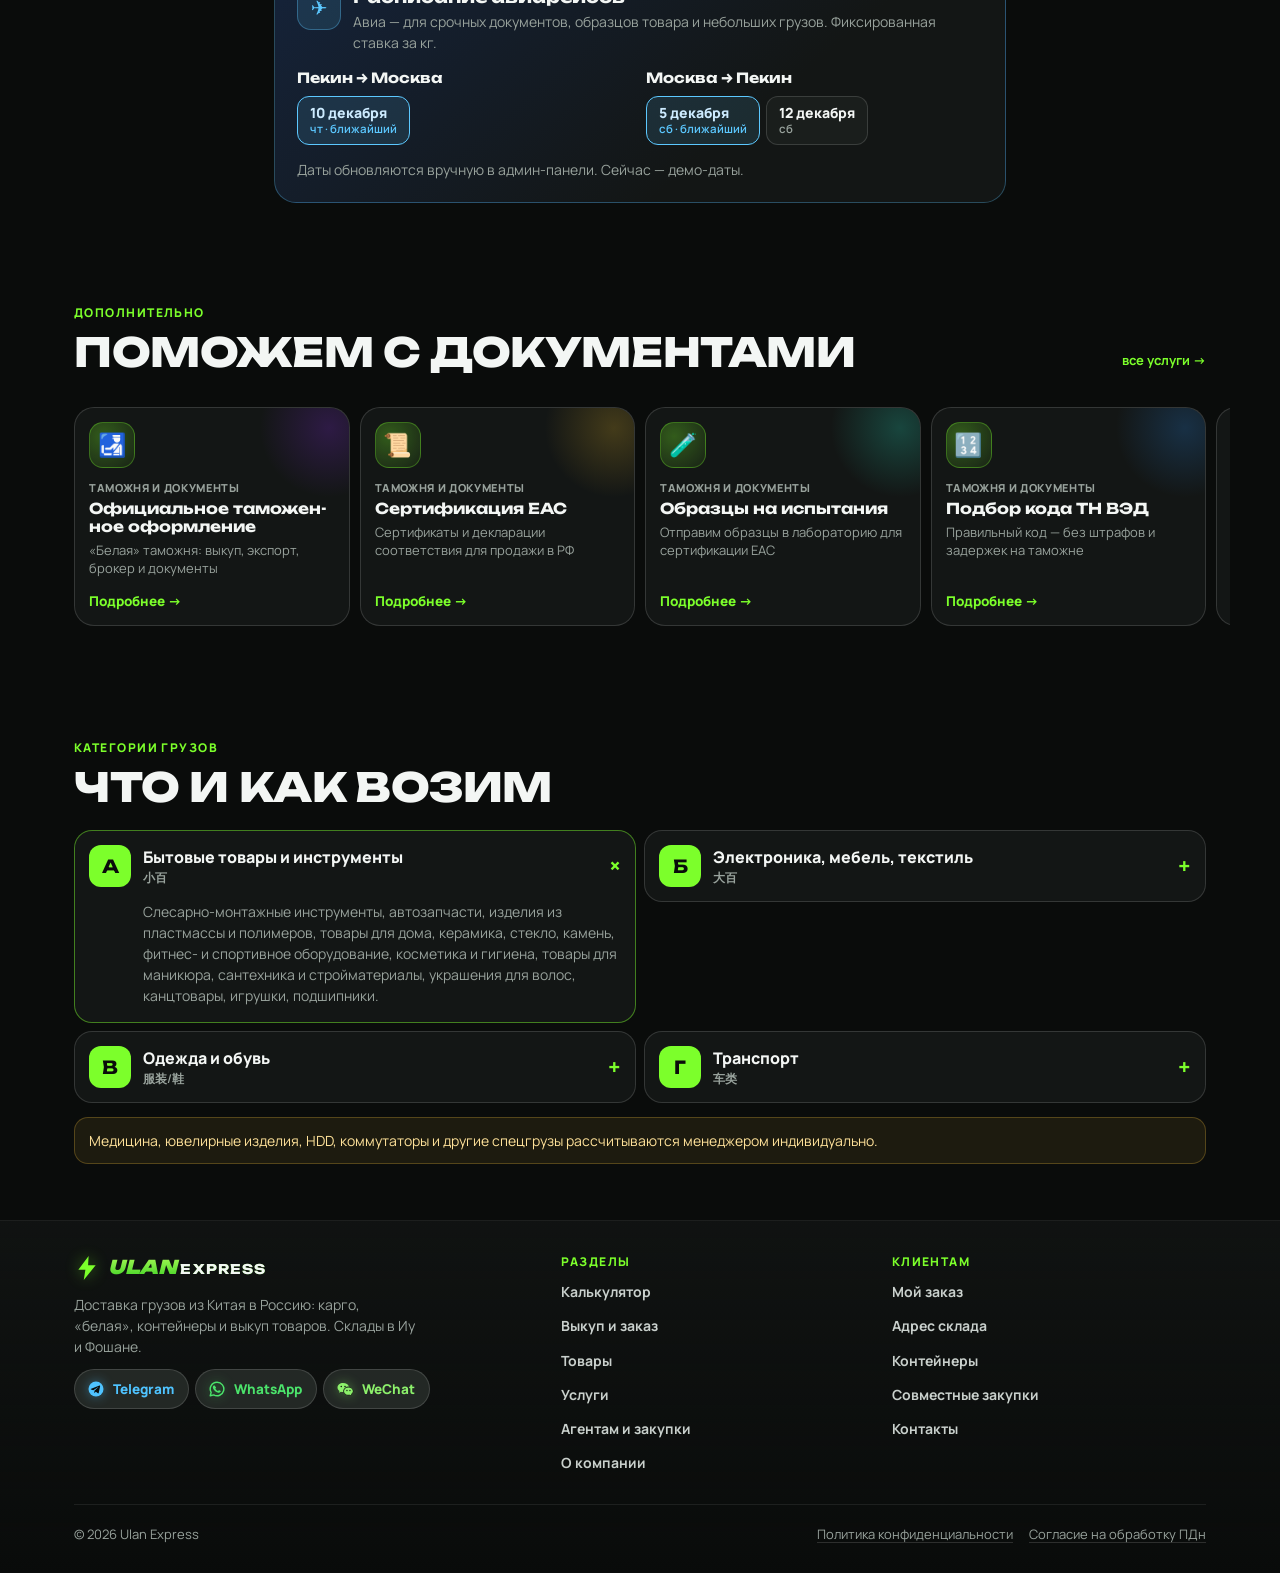
<file: calc.html>
<!doctype html>
<html lang="ru">
<head>
  <meta charset="utf-8">
  <meta name="viewport" content="width=device-width, initial-scale=1, viewport-fit=cover">
  <meta name="theme-color" content="#0A0C0B">
  <title>Калькулятор доставки из Китая — Ulan Express</title>
  <meta name="description" content="Рассчитайте стоимость доставки из Китая: Карго, «белая» доставка с таможенным оформлением, контейнеры и FTL.">
  <link rel="icon" href="data:image/svg+xml,%3Csvg xmlns='http://www.w3.org/2000/svg' viewBox='0 0 64 64'%3E%3Crect width='64' height='64' rx='16' fill='%230A0C0B'/%3E%3Cpath d='M36 6 14 36h14l-4 22 26-32H36z' fill='%237CFF2B'/%3E%3C/svg%3E">
  <link rel="preconnect" href="https://fonts.googleapis.com">
  <link rel="preconnect" href="https://fonts.gstatic.com" crossorigin>
  <link href="https://fonts.googleapis.com/css2?family=Manrope:wght@400;500;600;700;800&family=Unbounded:wght@500;700;800;900&display=swap" rel="stylesheet">
  <link rel="stylesheet" href="style.css">
</head>
<body data-page="calc">

<main>
  <section class="container page-head narrow">
    <nav class="crumbs" aria-label="Навигация"><a href="index.html">Главная</a><span>Калькулятор</span></nav>
    <h1 class="h1">Калькулятор <em>доставки</em></h1>
    <p class="lead">Предварительный расчёт в долларах. Точную стоимость подтвердит менеджер.</p>
  </section>

  <section class="container section section--tight narrow" data-tabs>
    <div class="seg" role="tablist" aria-label="Вид доставки" style="margin-bottom:12px">
      <button type="button" class="seg__btn is-active" data-tab="cargo" role="tab" aria-selected="true">Карго</button>
      <button type="button" class="seg__btn" data-tab="white" role="tab" aria-selected="false">«Белая»</button>
      <button type="button" class="seg__btn" data-tab="container" role="tab" aria-selected="false">Контейнер</button>
    </div>

    <!-- ============ КАРГО ============ -->
    <div data-panel="cargo">
      <form class="calc" id="cargoForm" novalidate autocomplete="off">
        <div class="grid-2">
          <label class="field">
            <span class="field__label">Вес, кг</span>
            <input class="field__input" type="text" inputmode="decimal" name="weight" placeholder="например, 350" value="350">
          </label>
          <label class="field">
            <span class="field__label">Объём, м³</span>
            <input class="field__input" type="text" inputmode="decimal" name="volume" placeholder="например, 1.5" value="1.5">
          </label>
        </div>

        <details class="helper">
          <summary>Не знаете объём? Посчитаем по размерам коробки</summary>
          <div class="helper__body">
            <div class="grid-4">
              <label class="field field--sm"><span class="field__label">Длина, см</span><input class="field__input" type="text" inputmode="decimal" data-dim="l" placeholder="60"></label>
              <label class="field field--sm"><span class="field__label">Ширина, см</span><input class="field__input" type="text" inputmode="decimal" data-dim="w" placeholder="40"></label>
              <label class="field field--sm"><span class="field__label">Высота, см</span><input class="field__input" type="text" inputmode="decimal" data-dim="h" placeholder="40"></label>
              <label class="field field--sm"><span class="field__label">Коробок</span><input class="field__input" type="text" inputmode="numeric" data-dim="n" placeholder="10"></label>
            </div>
            <button type="button" class="btn btn--ghost btn--sm" id="applyVolume">Подставить объём</button>
            <span class="helper__out" id="volumeOut"></span>
          </div>
        </details>

        <fieldset class="field">
          <legend class="field__label">Категория груза</legend>
          <div class="chips">
            <label class="chip"><input type="radio" name="category" value="A" checked><span><b>A</b> Бытовое, инструменты</span></label>
            <label class="chip"><input type="radio" name="category" value="B"><span><b>Б</b> Электроника, мебель</span></label>
            <label class="chip"><input type="radio" name="category" value="V"><span><b>В</b> Одежда, обувь</span></label>
            <label class="chip"><input type="radio" name="category" value="G"><span><b>Г</b> Транспорт</span></label>
            <label class="chip chip--warn"><input type="radio" name="category" value="special"><span>Спецгруз</span></label>
          </div>
          <a href="#categories" class="link-sm">Что входит в категории?</a>
        </fieldset>

        <fieldset class="field">
          <legend class="field__label">Тип доставки</legend>
          <div class="seg seg--sm seg--3">
            <label class="seg__opt"><input type="radio" name="speed" value="standard" checked><span>Стандартная<small>25–30 дней</small></span></label>
            <label class="seg__opt"><input type="radio" name="speed" value="express"><span>Быстрая 快陆<small>15–25 дней</small></span></label>
            <label class="seg__opt"><input type="radio" name="speed" value="air"><span>Авиа ✈<small>по расписанию</small></span></label>
          </div>
          <a href="#flights" class="link-sm">Расписание авиарейсов</a>
        </fieldset>

        <label class="field">
          <span class="field__label">Город получения</span>
          <span class="select">
            <select class="field__input" name="destination">
              <optgroup label="Москва">
                <option value="moscow|ТЯК «Южные Ворота»">Москва — ТЯК «Южные Ворота»</option>
                <option value="moscow|Садовод">Москва — Садовод</option>
                <option value="moscow|ТЯК Москва">Москва — ТЯК Москва</option>
                <option value="moscow|склад ул. Чагинская">Москва — склад ул. Чагинская</option>
              </optgroup>
              <optgroup label="Регионы (от 5 т, только А и Б)">
                <option value="region|Иркутск">Иркутск</option>
                <option value="region|Кемерово">Кемерово</option>
                <option value="region|Новосибирск">Новосибирск</option>
                <option value="region|Омск">Омск</option>
                <option value="region|Челябинск">Челябинск</option>
                <option value="region|Уфа">Уфа</option>
                <option value="region|Казань">Казань</option>
                <option value="region|Тольятти">Тольятти</option>
                <option value="region|Пенза">Пенза</option>
                <option value="region|Рязань">Рязань</option>
              </optgroup>
            </select>
          </span>
        </label>

        <div class="field">
          <label class="switch">
            <input type="checkbox" name="insurance" id="insToggle">
            <span class="switch__track" aria-hidden="true"></span>
            <span>Дополнительная страховка</span>
          </label>
          <label class="field ins-value" id="insValue" hidden>
            <span class="field__label">Стоимость груза, $</span>
            <input class="field__input" type="text" inputmode="decimal" name="cargoValue" placeholder="например, 5000">
          </label>
        </div>

        <div class="result" id="cargoResult" aria-live="polite">
          <div class="result__rows">
            <div class="result__row"><span>Доставка</span><b id="rShip">—</b></div>
            <div class="result__row"><span>Страховка</span><b id="rIns">—</b></div>
          </div>
          <div class="result__total"><span>Итого</span><strong id="rTotal">—</strong></div>
          <p class="result__meta" id="rMeta"></p>
          <ul class="alerts" id="rAlerts"></ul>
        </div>

        <button type="button" class="btn btn--neon btn--block btn--lg" id="cargoSend" data-modal="Расчёт Карго" data-eyebrow="Отправить менеджеру" data-placeholder="Что за товар, когда груз будет готов">Отправить расчёт менеджеру</button>
      </form>
      <p class="note">Калькулятор считает только сборные грузы. Для Ж/Д контейнеров — вкладка «Контейнер».</p>

      <div class="flights-card" id="flights-card">
        <div class="flights-card__head">
          <span class="flights-card__ic" aria-hidden="true">✈</span>
          <div>
            <h2 class="h3" id="flights">Расписание авиарейсов</h2>
            <p class="muted small">Авиа — для срочных документов, образцов товара и небольших грузов. Фиксированная ставка за кг.</p>
          </div>
        </div>
        <div class="flights" id="flightsList"></div>
        <p class="muted small" style="margin:0">Даты обновляются вручную в админ-панели. Сейчас — демо-даты.</p>
      </div>
    </div>

    <!-- ============ БЕЛАЯ ============ -->
    <div data-panel="white" hidden>
      <form class="calc" id="whiteForm" novalidate autocomplete="off">
        <p class="muted small" style="margin:0">Официальное таможенное оформление: выкуп через ВТБ Шанхай, экспорт и доставка до СВХ Москва, услуги брокера.</p>
        <label class="field">
          <span class="field__label">Название товара</span>
          <input class="field__input" type="text" name="product" placeholder="например, одежда" value="одежда">
        </label>
        <div class="field">
          <span class="field__label">Стоимость товара</span>
          <div class="inline-field">
            <input class="field__input" type="text" inputmode="decimal" name="price" placeholder="10 000" value="10000" aria-label="Стоимость товара">
            <span class="select">
              <select class="field__input" name="currency" aria-label="Валюта">
                <option value="USD">USD</option><option value="CNY">CNY</option><option value="RUB">RUB</option>
              </select>
            </span>
          </div>
        </div>
        <div class="grid-2">
          <label class="field">
            <span class="field__label">Вес, кг</span>
            <input class="field__input" type="text" inputmode="decimal" name="weight" placeholder="1000" value="1000">
          </label>
          <label class="field">
            <span class="field__label">Объём, м³</span>
            <input class="field__input" type="text" inputmode="decimal" name="volume" placeholder="5" value="5">
          </label>
        </div>

        <div class="result" id="whiteResult" aria-live="polite"></div>

        <div class="note">
          <b>Указанная сумма не включает:</b>
          <ul>
            <li>короткую доставку от поставщика до нашего склада в Китае;</li>
            <li>страхование;</li>
            <li>расходы СВХ: хранение, погрузка/разгрузка;</li>
            <li>таможенные пошлины, НДС, таможенные сборы и прочие таможенные расходы.</li>
          </ul>
          Эти расходы оплачиваются по факту, получатель может оплатить их самостоятельно. Сертификация, декларации, маркировка «Честный знак» и маркировка для маркетплейсов рассчитываются отдельно.
        </div>

        <button type="button" class="btn btn--neon btn--block btn--lg" id="whiteSend" data-modal="Расчёт «Белая»" data-eyebrow="Отправить менеджеру" data-placeholder="Код ТН ВЭД (если знаете), нужны ли сертификаты">Отправить расчёт менеджеру</button>
      </form>
    </div>

    <!-- ============ Ж/Д КОНТЕЙНЕРЫ / FTL ============ -->
    <div data-panel="container" hidden>
      <div class="stack">
        <p class="muted" style="margin:0">Для Ж/Д контейнеров калькулятор не используется — подготовим индивидуальное коммерческое предложение по спецификации груза.</p>

        <div class="dl">
          <span class="dl__ic">XLSX</span>
          <span class="dl__text"><b>Таблица для запроса расчёта Ж/Д контейнера</b><small>Спецификация УЛАН081 на русском и китайском. Заполните и приложите ниже или пришлите менеджеру</small></span>
          <a href="files/ulan081-container-request.xlsx" class="btn btn--ghost btn--sm" download="УЛАН081 — запрос расчёта Ж-Д контейнера.xlsx">Скачать</a>
        </div>

        <div class="or">или заполните на сайте</div>

        <form class="panel" novalidate data-demo="Демо: спецификация с фото уйдёт менеджеру в Telegram">
          <p class="form-sec">Товары</p>
          <p class="muted small" style="margin:-6px 0 0">Те же поля, что в таблице. Если товаров несколько — добавьте каждый.</p>
          <div class="items" data-items="cItemTpl"></div>
          <button type="button" class="btn btn--dashed btn--block" data-add-item>+ Добавить товар</button>

          <p class="form-sec">Перевозка</p>
          <fieldset class="field">
            <legend class="field__label">Тип</legend>
            <div class="chips">
              <label class="chip chip--plain"><input type="radio" name="ctype" value="20" checked><span>20'</span></label>
              <label class="chip chip--plain"><input type="radio" name="ctype" value="40"><span>40'</span></label>
              <label class="chip chip--plain"><input type="radio" name="ctype" value="40HC"><span>40' HC</span></label>
              <label class="chip chip--plain"><input type="radio" name="ctype" value="FTL"><span>FTL (фура)</span></label>
              <label class="chip chip--plain"><input type="radio" name="ctype" value="unknown"><span>Не знаю — подскажите</span></label>
            </div>
          </fieldset>
          <div class="grid-2 grid-2--stack">
            <label class="field"><span class="field__label">Место погрузки <span lang="zh">装箱地</span></span><input class="field__input" type="text" name="from" placeholder="город / адрес в Китае"></label>
            <label class="field"><span class="field__label">Место назначения <span lang="zh">目的地</span></span><input class="field__input" type="text" name="to" placeholder="город в РФ"></label>
          </div>

          <p class="form-sec">Контакты</p>
          <div class="grid-2 grid-2--stack">
            <label class="field"><span class="field__label">Имя <span class="req">*</span></span><input class="field__input" type="text" name="name" required autocomplete="given-name"></label>
            <label class="field"><span class="field__label">Телефон <span class="req">*</span></span><input class="field__input" type="tel" name="phone" placeholder="+7 999 123-45-67" required autocomplete="tel"></label>
          </div>
          <label class="upload upload--sm">
            <input type="file" name="form" accept=".xlsx,.xls,.docx,.doc,.pdf" data-max="1">
            <svg viewBox="0 0 24 24" aria-hidden="true"><path d="M14 2H6a2 2 0 0 0-2 2v16a2 2 0 0 0 2 2h12a2 2 0 0 0 2-2V8zm-1 7V3.5L18.5 9z"/></svg>
            <span data-upload-label data-default="Приложить заполненную таблицу (необязательно)">Приложить заполненную таблицу (необязательно)</span>
          </label>
          <label class="consent"><input type="checkbox" name="consent" required><span>Согласен на <a href="#" data-toast="Демо: откроется согласие на обработку ПДн">обработку персональных данных</a></span></label>
          <button type="submit" class="btn btn--neon btn--block btn--lg">Получить индивидуальный расчёт</button>
        </form>

        <template id="cItemTpl">
          <div class="item">
            <div class="item__head"><span>Товар <span class="item__num">1</span></span><button type="button" class="item__del" aria-label="Удалить товар">✕</button></div>
            <label class="field"><span class="field__label">Наименование на русском <span class="req">*</span></span><input class="field__input" type="text" name="nameRu[]" placeholder="Например, стулья офисные" required></label>
            <div class="grid-2">
              <label class="field"><span class="field__label">По-китайски</span><input class="field__input" type="text" name="nameZh[]" placeholder="办公椅"></label>
              <label class="field"><span class="field__label">Код ТН ВЭД</span><input class="field__input" type="text" inputmode="numeric" name="hs[]" placeholder="если знаете"></label>
            </div>
            <label class="field"><span class="field__label">Материал / состав</span><input class="field__input" type="text" name="material[]" placeholder="металл, пластик, ткань"></label>
            <label class="upload upload--sm">
              <input type="file" name="photo[]" accept="image/jpeg,image/png,image/webp,image/heic" multiple data-max="5">
              <svg viewBox="0 0 24 24" aria-hidden="true"><path d="M11 16V7.8l-3.3 3.3-1.4-1.4L12 4l5.7 5.7-1.4 1.4L13 7.8V16zm-7 2h16v2H4z"/></svg>
              <span data-upload-label data-default="Фото товара">Фото товара</span>
            </label>
            <div class="thumbs"></div>
            <label class="field"><span class="field__label">Бренд / торговая марка</span><input class="field__input" type="text" name="brand[]" placeholder="нет бренда — оставьте пустым"></label>
            <label class="upload upload--sm">
              <input type="file" name="brandPhoto[]" accept="image/jpeg,image/png,image/webp,image/heic" multiple data-max="3">
              <svg viewBox="0 0 24 24" aria-hidden="true"><path d="M11 16V7.8l-3.3 3.3-1.4-1.4L12 4l5.7 5.7-1.4 1.4L13 7.8V16zm-7 2h16v2H4z"/></svg>
              <span data-upload-label data-default="Фото бренда / ТМ — обязательно, если есть бренд">Фото бренда / ТМ — обязательно, если есть бренд</span>
            </label>
            <div class="thumbs"></div>
            <div class="grid-3">
              <label class="field"><span class="field__label">Мест</span><input class="field__input" type="text" inputmode="numeric" name="places[]"></label>
              <label class="field"><span class="field__label">Шт. в месте</span><input class="field__input" type="text" inputmode="numeric" name="perPlace[]"></label>
              <label class="field"><span class="field__label">Всего шт./пар</span><input class="field__input" type="text" inputmode="numeric" name="qty[]"></label>
            </div>
            <div class="grid-2">
              <label class="field"><span class="field__label">Объём, м³</span><input class="field__input" type="text" inputmode="decimal" name="volume[]"></label>
              <label class="field"><span class="field__label">Вес единицы, кг</span><input class="field__input" type="text" inputmode="decimal" name="unitWeight[]"></label>
              <label class="field"><span class="field__label">Нетто, кг</span><input class="field__input" type="text" inputmode="decimal" name="net[]"></label>
              <label class="field"><span class="field__label">Брутто, кг</span><input class="field__input" type="text" inputmode="decimal" name="gross[]"></label>
            </div>
            <label class="field"><span class="field__label">Технические параметры / примечание</span><input class="field__input" type="text" name="note[]" placeholder="мощность, размеры, особенности"></label>
          </div>
        </template>
      </div>
    </div>
  </section>

  <!-- ============ ДОП. УСЛУГИ ============ -->
  <section class="section">
    <div class="container section__head section__head--row">
      <div>
        <span class="eyebrow">Дополнительно</span>
        <h2 class="h2">Поможем с документами</h2>
      </div>
      <a href="services.html" class="swipe-hint" style="color:var(--neon)">все услуги →</a>
    </div>
    <div class="rail srail" tabindex="0" aria-label="Дополнительные услуги" data-services="customs,goods"></div>
  </section>

  <!-- ============ КАТЕГОРИИ ============ -->
  <section class="container section" id="categories">
    <div class="section__head">
      <span class="eyebrow">Категории грузов</span>
      <h2 class="h2">Что и как возим</h2>
    </div>
    <div class="cats" data-accordion>
      <details class="cat" open>
        <summary><b class="cat__letter">A</b><span>Бытовые товары и инструменты<small>小百</small></span></summary>
        <p>Слесарно-монтажные инструменты, автозапчасти, изделия из пластмассы и полимеров, товары для дома, керамика, стекло, камень, фитнес- и спортивное оборудование, косметика и гигиена, товары для маникюра, сантехника и стройматериалы, украшения для волос, канцтовары, игрушки, подшипники.</p>
      </details>
      <details class="cat">
        <summary><b class="cat__letter">Б</b><span>Электроника, мебель, текстиль<small>大百</small></span></summary>
        <p>Батарейки, косметика, шины, двигатели, электроника, сумки и чемоданы, мебель, постельное бельё, ковры, ремни, полотенца, шарфы.</p>
      </details>
      <details class="cat">
        <summary><b class="cat__letter">В</b><span>Одежда и обувь<small>服装/鞋</small></span></summary>
        <p>Одежда, обувь.</p>
      </details>
      <details class="cat">
        <summary><b class="cat__letter">Г</b><span>Транспорт<small>车类</small></span></summary>
        <p>Электромобили, самокаты, мотоциклы, трёхколёсные транспортные средства, квадроциклы.</p>
      </details>
    </div>
    <p class="note">Медицина, ювелирные изделия, HDD, коммутаторы и другие спецгрузы рассчитываются менеджером индивидуально.</p>
  </section>
</main>

<script src="app.js"></script>
</body>
</html>
</file>
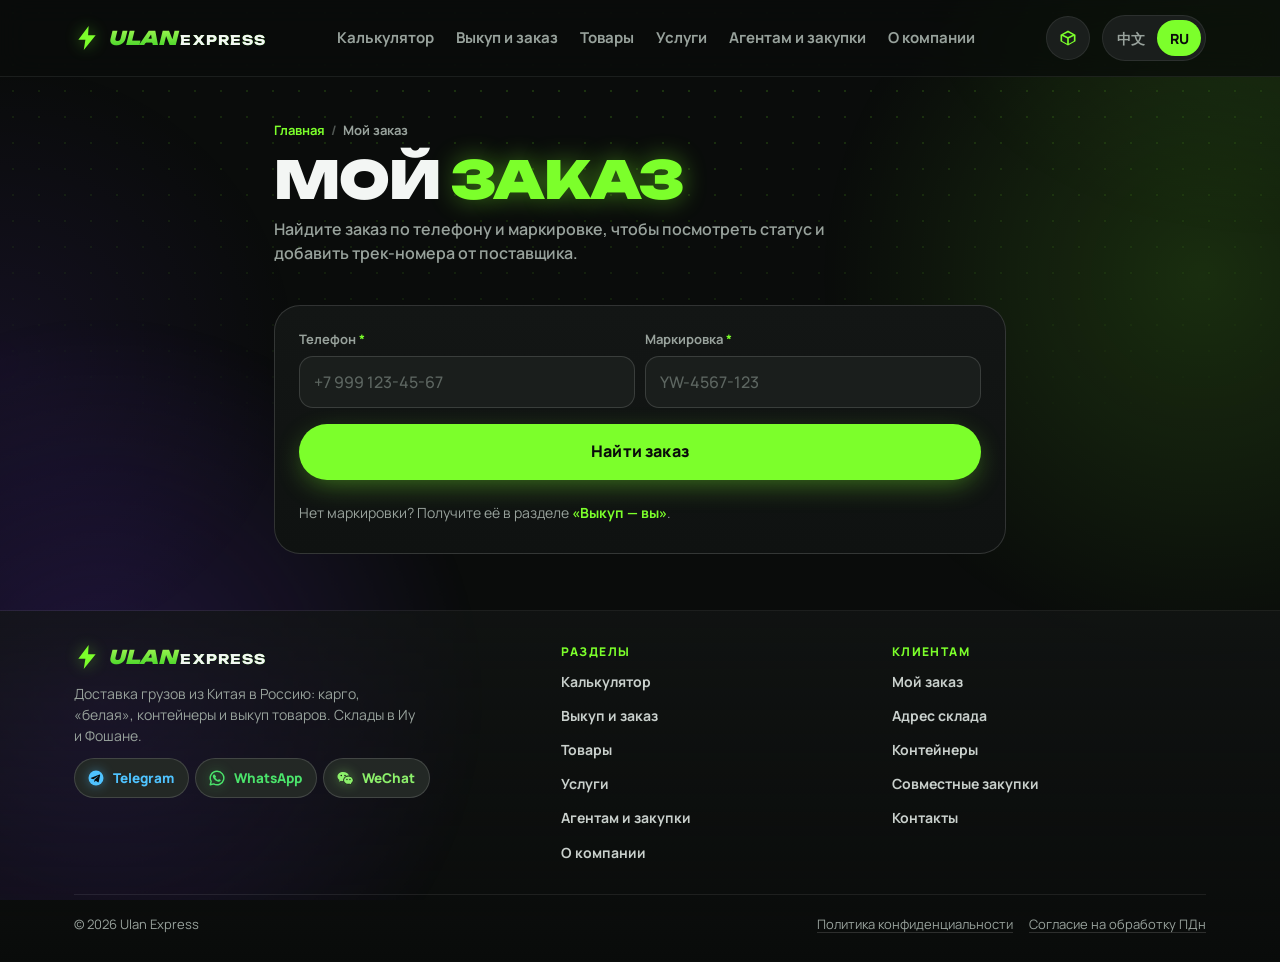
<file: order.html>
<!doctype html>
<html lang="ru">
<head>
  <meta charset="utf-8">
  <meta name="viewport" content="width=device-width, initial-scale=1, viewport-fit=cover">
  <meta name="theme-color" content="#0A0C0B">
  <title>Мой заказ — Ulan Express</title>
  <meta name="description" content="Статус заказа и трек-номера: найдите заказ по телефону и маркировке.">
  <meta name="robots" content="noindex">
  <link rel="icon" href="data:image/svg+xml,%3Csvg xmlns='http://www.w3.org/2000/svg' viewBox='0 0 64 64'%3E%3Crect width='64' height='64' rx='16' fill='%230A0C0B'/%3E%3Cpath d='M36 6 14 36h14l-4 22 26-32H36z' fill='%237CFF2B'/%3E%3C/svg%3E">
  <link rel="preconnect" href="https://fonts.googleapis.com">
  <link rel="preconnect" href="https://fonts.gstatic.com" crossorigin>
  <link href="https://fonts.googleapis.com/css2?family=Manrope:wght@400;500;600;700;800&family=Unbounded:wght@500;700;800;900&display=swap" rel="stylesheet">
  <link rel="stylesheet" href="style.css">
</head>
<body data-page="order">

<main>
  <section class="container page-head narrow">
    <nav class="crumbs" aria-label="Навигация"><a href="index.html">Главная</a><span>Мой заказ</span></nav>
    <h1 class="h1">Мой <em>заказ</em></h1>
    <p class="lead">Найдите заказ по телефону и маркировке, чтобы посмотреть статус и добавить трек-номера от поставщика.</p>
  </section>

  <section class="container section section--tight narrow">
    <form class="panel" id="orderLookup" novalidate>
      <div class="grid-2 grid-2--stack">
        <label class="field"><span class="field__label">Телефон <span class="req">*</span></span><input class="field__input" type="tel" name="phone" placeholder="+7 999 123-45-67" required autocomplete="tel"></label>
        <label class="field"><span class="field__label">Маркировка <span class="req">*</span></span><input class="field__input" type="text" name="mark" placeholder="YW-4567-123" required autocapitalize="characters"></label>
      </div>
      <button type="submit" class="btn btn--neon btn--block btn--lg">Найти заказ</button>
      <p class="muted small" style="margin:0">Нет маркировки? Получите её в разделе <a href="buyout.html#self" class="link-sm" style="margin:0">«Выкуп — вы»</a>.</p>
    </form>

    <div class="order-card" id="orderView" hidden style="margin-top:12px">
      <div class="order-card__head">
        <div><span class="field__label">Маркировка</span><br><strong id="orderMark">—</strong></div>
        <span class="status">В пути</span>
      </div>
      <div class="kv">
        <div><span>Склад</span><b>Иу 义乌</b></div>
        <div><span>Доставка</span><b>Карго, Москва</b></div>
        <div><span>Мест</span><b>12</b></div>
        <div><span>Вес / объём</span><b>346 кг · 1,6 м³</b></div>
      </div>
      <ol class="timeline">
        <li class="is-done">Заявка оформлена<small>12.10 · маркировка выдана</small></li>
        <li class="is-done">Принят на складе в Китае<small>18.10 · 12 мест, фото в Telegram</small></li>
        <li class="is-now">В пути<small>отправлен 21.10 · ориентировочно 15.11</small></li>
        <li class="is-wait">Прибыл в Москву<small>ТЯК «Южные Ворота»</small></li>
        <li class="is-wait">Выдан</li>
      </ol>

      <div>
        <h3 class="h3">Трек-номера поставщика</h3>
        <ul class="tracks" id="trackList" style="margin-top:8px">
          <li>YT2468013579<small>принят</small></li>
          <li>SF1357924680<small>принят</small></li>
        </ul>
      </div>
      <form class="track__form" id="trackForm" novalidate>
        <label class="field" style="flex:1;min-width:0"><input class="field__input" type="text" id="trackInput" placeholder="Новый трек-номер" aria-label="Трек-номер" autocapitalize="characters"></label>
        <button type="submit" class="btn btn--neon">Уведомить</button>
      </form>
      <p class="muted small" style="margin:-8px 0 0">Команда склада получит уведомление 提醒收货 и отметит, когда посылка придёт.</p>
      <p class="note" style="margin:0">Демо-данные. В рабочей версии статусы меняет менеджер в админке, а клиент видит их здесь.</p>
    </div>
  </section>
</main>

<script src="app.js"></script>
</body>
</html>
</file>
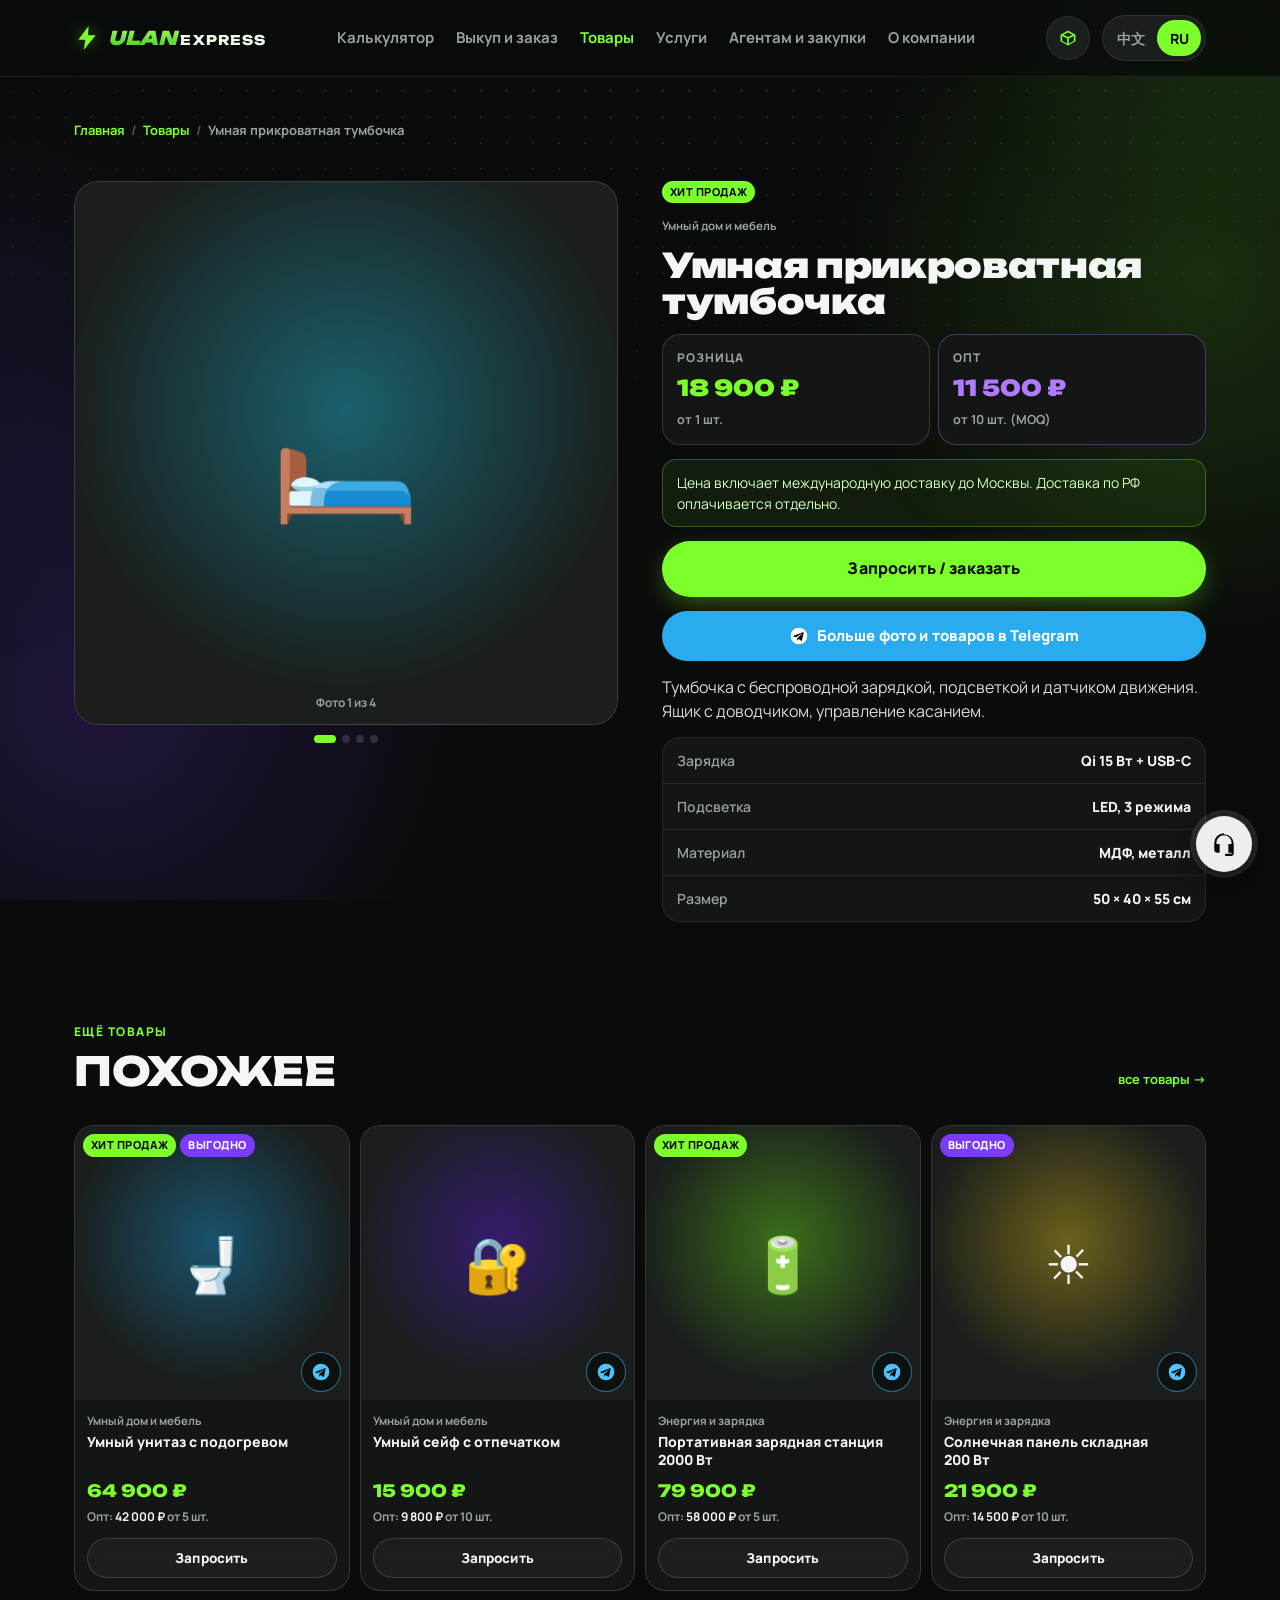
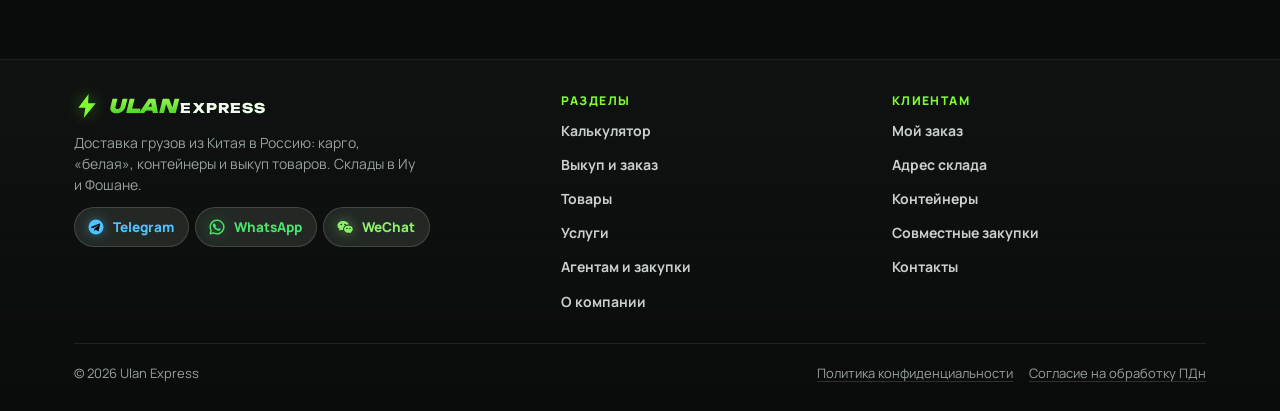
<file: product.html>
<!doctype html>
<html lang="ru">
<head>
  <meta charset="utf-8">
  <meta name="viewport" content="width=device-width, initial-scale=1, viewport-fit=cover">
  <meta name="theme-color" content="#0A0C0B">
  <title>Товар — Ulan Express</title>
  <meta name="description" content="Карточка товара: фото, розничная и оптовая цена, минимальная партия, характеристики.">
  <link rel="icon" href="data:image/svg+xml,%3Csvg xmlns='http://www.w3.org/2000/svg' viewBox='0 0 64 64'%3E%3Crect width='64' height='64' rx='16' fill='%230A0C0B'/%3E%3Cpath d='M36 6 14 36h14l-4 22 26-32H36z' fill='%237CFF2B'/%3E%3C/svg%3E">
  <link rel="preconnect" href="https://fonts.googleapis.com">
  <link rel="preconnect" href="https://fonts.gstatic.com" crossorigin>
  <link href="https://fonts.googleapis.com/css2?family=Manrope:wght@400;500;600;700;800&family=Unbounded:wght@500;700;800;900&display=swap" rel="stylesheet">
  <link rel="stylesheet" href="style.css">
</head>
<body data-page="product">

<main>
  <section class="container page-head">
    <nav class="crumbs" aria-label="Навигация"><a href="index.html">Главная</a><a href="products.html">Товары</a><span id="crumbName">Товар</span></nav>
  </section>

  <section class="container section section--tight">
    <div class="pview" id="productView"></div>
  </section>

  <section class="section">
    <div class="container section__head section__head--row">
      <div>
        <span class="eyebrow">Ещё товары</span>
        <h2 class="h2">Похожее</h2>
      </div>
      <a href="products.html" class="swipe-hint" style="color:var(--neon)">все товары →</a>
    </div>
    <div class="rail prail" tabindex="0" aria-label="Похожие товары" id="similar"></div>
  </section>
</main>

<script src="app.js"></script>
</body>
</html>
</file>
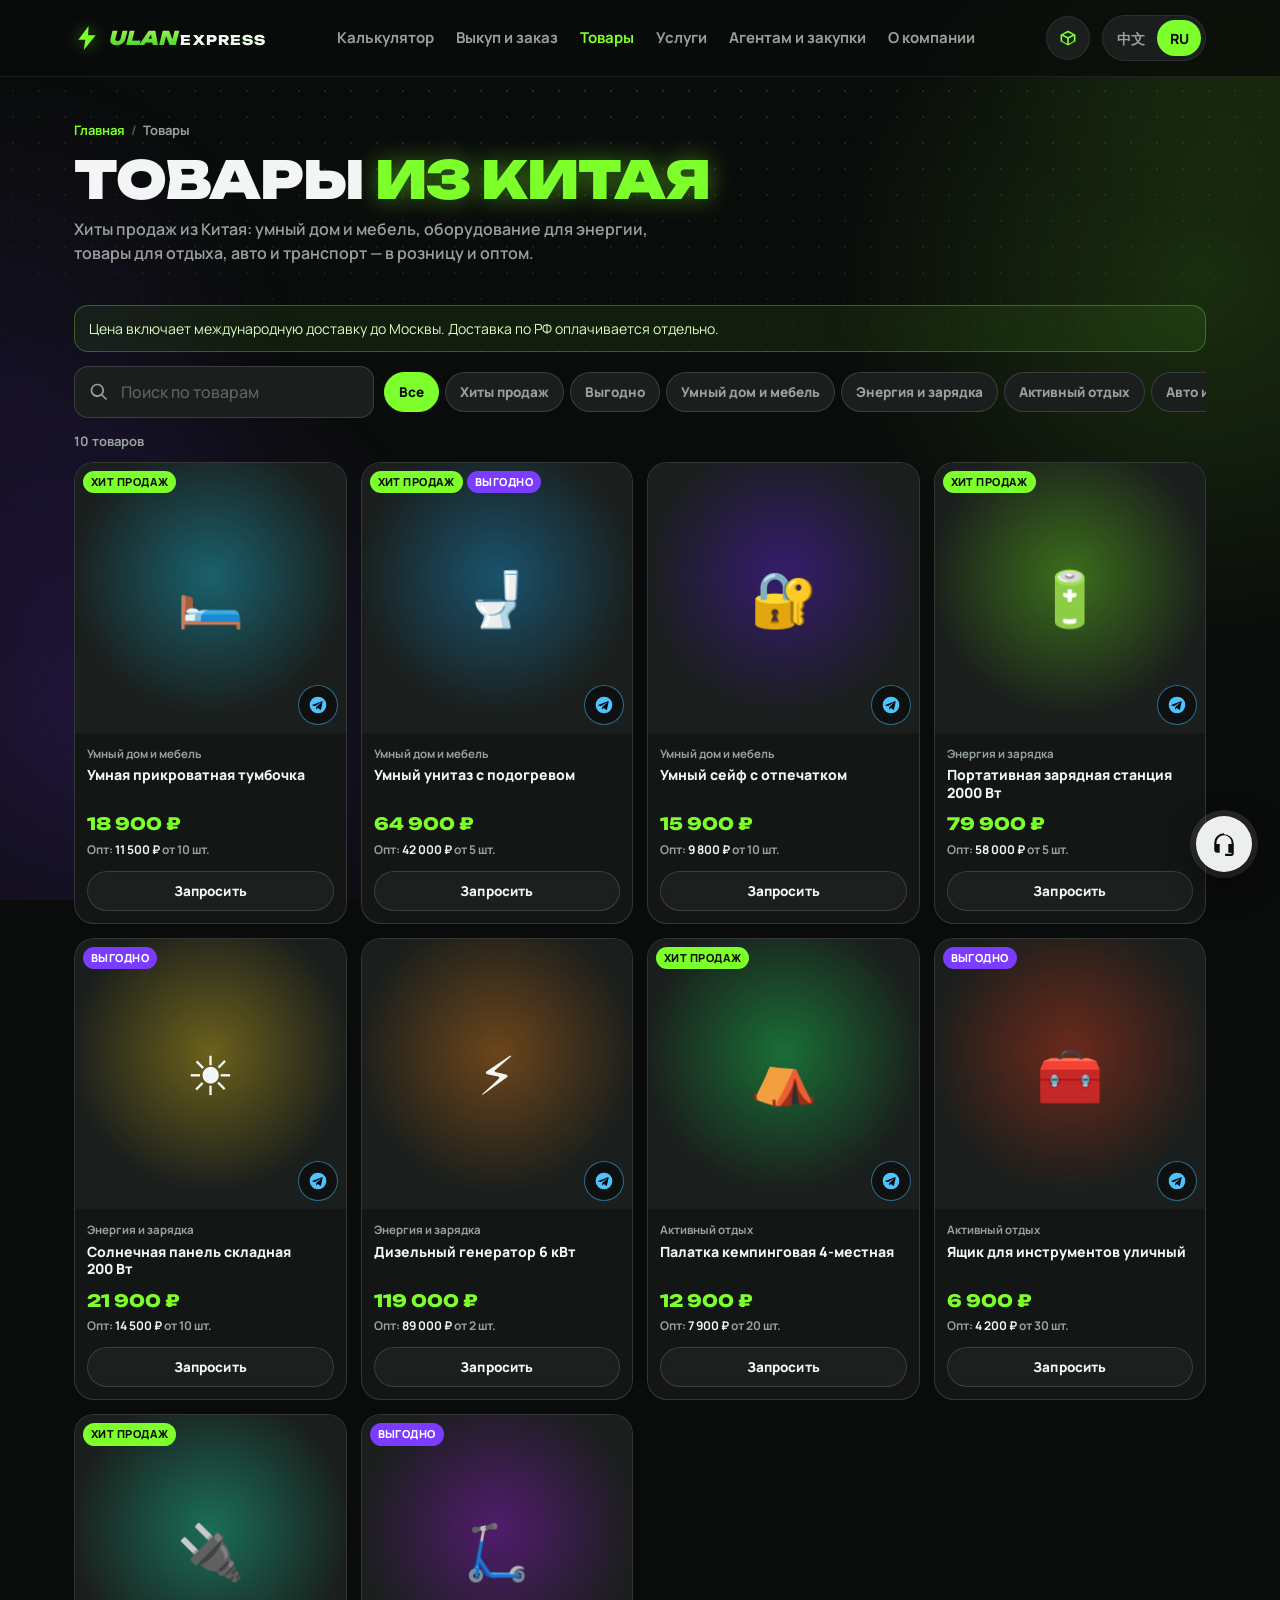
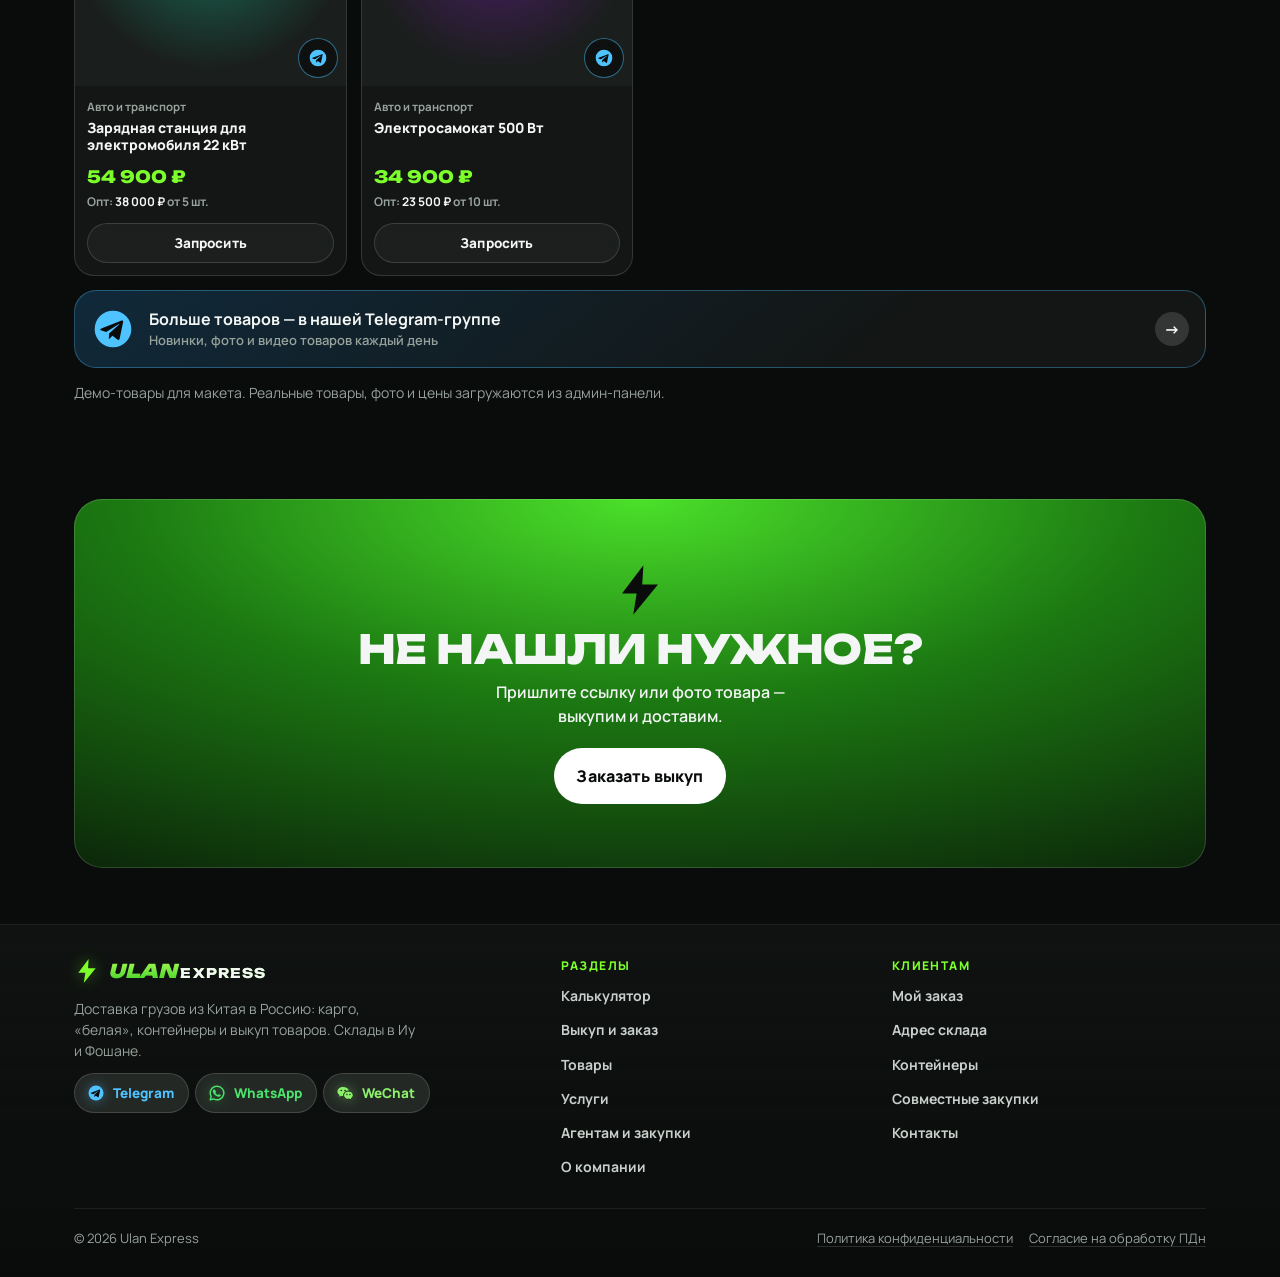
<file: products.html>
<!doctype html>
<html lang="ru">
<head>
  <meta charset="utf-8">
  <meta name="viewport" content="width=device-width, initial-scale=1, viewport-fit=cover">
  <meta name="theme-color" content="#0A0C0B">
  <title>Товары из Китая в розницу и оптом — Ulan Express</title>
  <meta name="description" content="Популярные товары из Китая с доставкой до Москвы: розничные и оптовые цены, минимальная партия.">
  <link rel="icon" href="data:image/svg+xml,%3Csvg xmlns='http://www.w3.org/2000/svg' viewBox='0 0 64 64'%3E%3Crect width='64' height='64' rx='16' fill='%230A0C0B'/%3E%3Cpath d='M36 6 14 36h14l-4 22 26-32H36z' fill='%237CFF2B'/%3E%3C/svg%3E">
  <link rel="preconnect" href="https://fonts.googleapis.com">
  <link rel="preconnect" href="https://fonts.gstatic.com" crossorigin>
  <link href="https://fonts.googleapis.com/css2?family=Manrope:wght@400;500;600;700;800&family=Unbounded:wght@500;700;800;900&display=swap" rel="stylesheet">
  <link rel="stylesheet" href="style.css">
</head>
<body data-page="products">

<main>
  <section class="container page-head">
    <nav class="crumbs" aria-label="Навигация"><a href="index.html">Главная</a><span>Товары</span></nav>
    <h1 class="h1">Товары <em>из Китая</em></h1>
    <p class="lead">Хиты продаж из Китая: умный дом и мебель, оборудование для энергии, товары для отдыха, авто и транспорт — в розницу и оптом.</p>
  </section>

  <section class="container section section--tight">
    <p class="note note--ok" style="margin:0 0 14px">Цена включает международную доставку до Москвы. Доставка по РФ оплачивается отдельно.</p>

    <div class="toolbar">
      <label class="search">
        <svg viewBox="0 0 24 24" aria-hidden="true"><path d="M10 2a8 8 0 1 0 4.9 14.3l5.4 5.4 1.4-1.4-5.4-5.4A8 8 0 0 0 10 2zm0 2a6 6 0 1 1 0 12 6 6 0 0 1 0-12z"/></svg>
        <input class="field__input" type="search" id="productSearch" placeholder="Поиск по товарам" aria-label="Поиск по товарам">
      </label>
      <div class="fchips" id="productFilters" role="group" aria-label="Фильтр по категориям"></div>
    </div>

    <p class="count" id="productCount" aria-live="polite"></p>
    <div class="pgrid" id="productGrid"></div>
    <p class="empty" id="productEmpty" hidden>Ничего не нашли. Напишите менеджеру — найдём нужный товар у проверенных поставщиков.</p>

    <a href="https://t.me/ulanexpress_Logistics" class="tg-more" target="_blank" rel="noopener" data-tg-products>
      <svg class="ico" viewBox="0 0 24 24" fill="currentColor" aria-hidden="true"><circle cx="12" cy="12" r="10"/><path fill="#0A0C0B" d="M5.6 11.7 16.7 7.4c.5-.2 1 .1.8.9l-1.9 9c-.1.6-.5.8-1 .5l-2.9-2.1-1.4 1.4c-.2.2-.3.3-.6.3l.2-3 5.4-4.9c.2-.2 0-.3-.3-.1l-6.7 4.2-2.9-.9c-.6-.2-.6-.6.2-.9z"/></svg>
      <span><b>Больше товаров — в нашей Telegram-группе</b><small>Новинки, фото и видео товаров каждый день</small></span>
      <span class="card__arrow" aria-hidden="true" style="position:static;flex:none">→</span>
    </a>

    <p class="muted small" style="margin-top:14px">Демо-товары для макета. Реальные товары, фото и цены загружаются из админ-панели.</p>
  </section>

  <section class="container section">
    <div class="cta">
      <svg class="cta__bolt" viewBox="0 0 24 24" aria-hidden="true"><path d="M13.5 1 4 13.5h6.5L9 23l11-13.5h-7z"/></svg>
      <h2 class="h2">Не нашли нужное?</h2>
      <p>Пришлите ссылку или фото товара — выкупим и доставим.</p>
      <a href="buyout.html#us" class="btn btn--light btn--lg">Заказать выкуп</a>
    </div>
  </section>
</main>

<script src="app.js"></script>
</body>
</html>
</file>
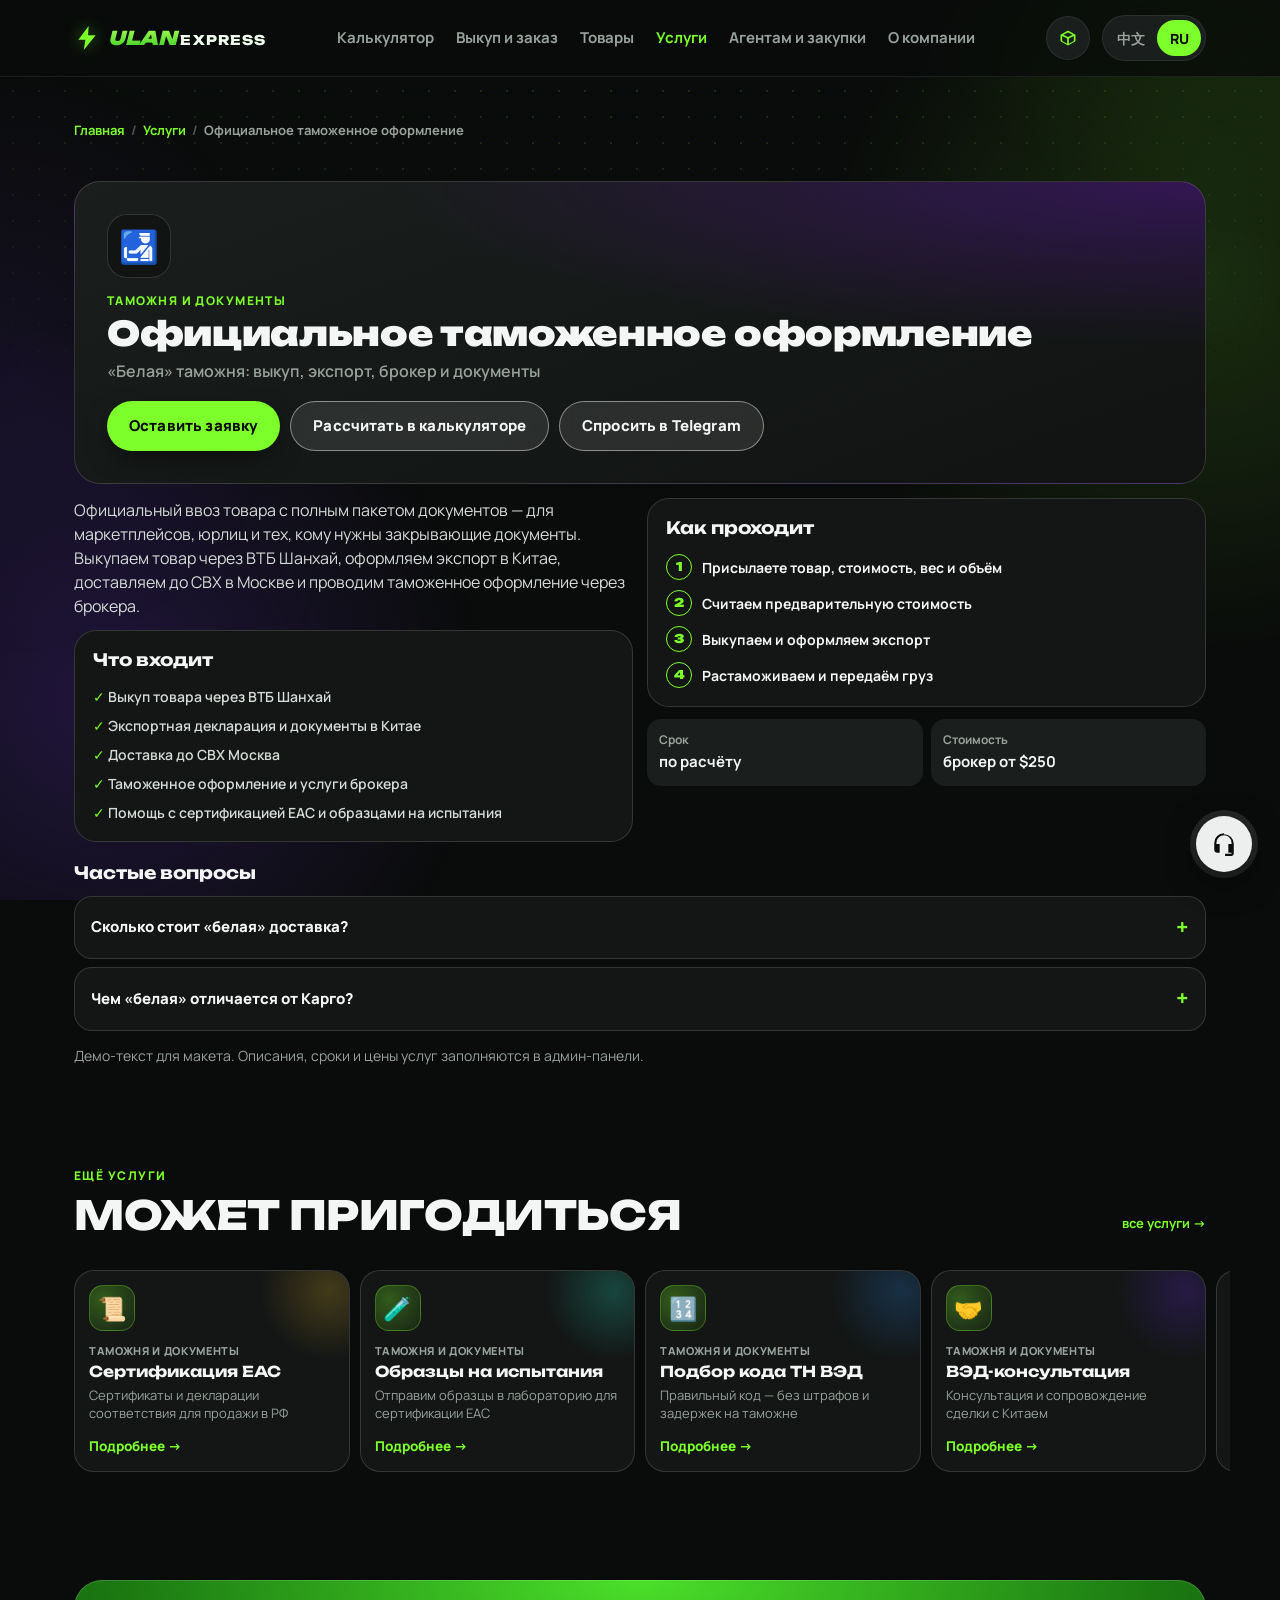
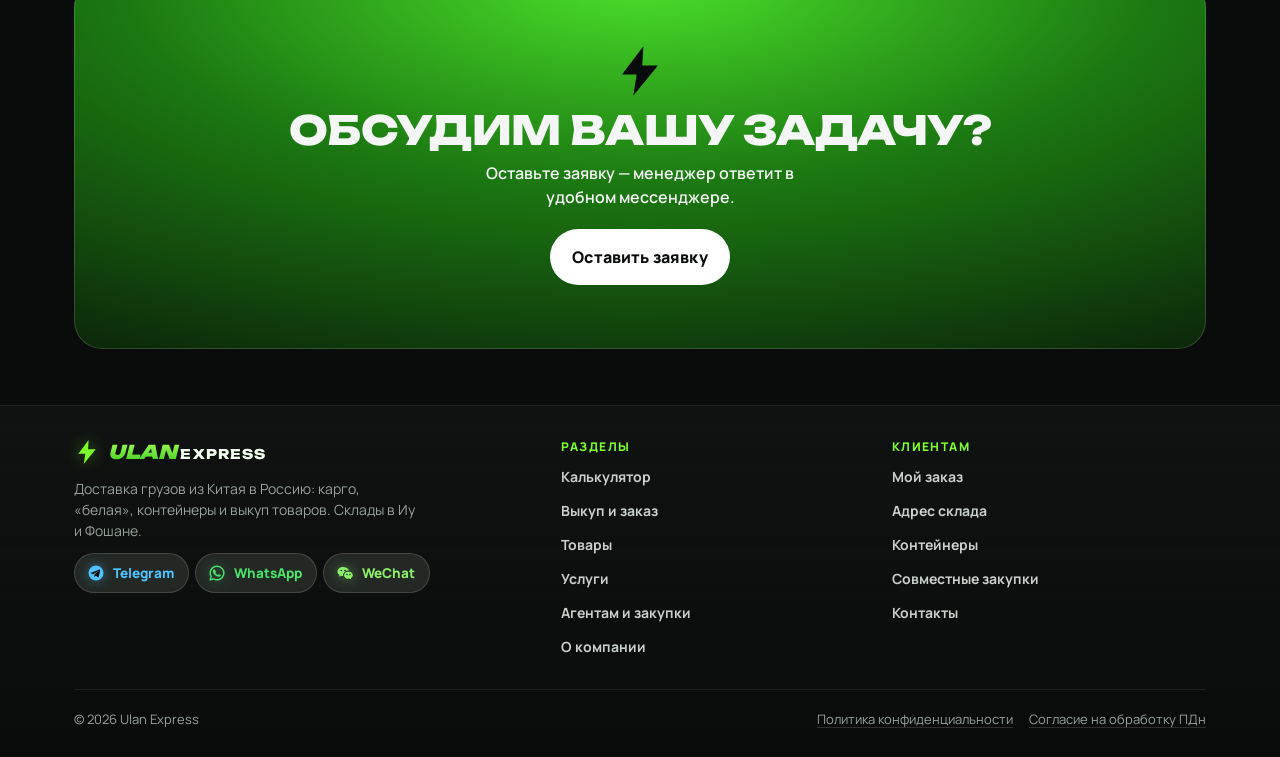
<file: service.html>
<!doctype html>
<html lang="ru">
<head>
  <meta charset="utf-8">
  <meta name="viewport" content="width=device-width, initial-scale=1, viewport-fit=cover">
  <meta name="theme-color" content="#0A0C0B">
  <title>Услуга — Ulan Express</title>
  <meta name="description" content="Описание услуги: что входит, как проходит работа, сроки и стоимость.">
  <link rel="icon" href="data:image/svg+xml,%3Csvg xmlns='http://www.w3.org/2000/svg' viewBox='0 0 64 64'%3E%3Crect width='64' height='64' rx='16' fill='%230A0C0B'/%3E%3Cpath d='M36 6 14 36h14l-4 22 26-32H36z' fill='%237CFF2B'/%3E%3C/svg%3E">
  <link rel="preconnect" href="https://fonts.googleapis.com">
  <link rel="preconnect" href="https://fonts.gstatic.com" crossorigin>
  <link href="https://fonts.googleapis.com/css2?family=Manrope:wght@400;500;600;700;800&family=Unbounded:wght@500;700;800;900&display=swap" rel="stylesheet">
  <link rel="stylesheet" href="style.css">
</head>
<body data-page="service">

<main>
  <section class="container page-head">
    <nav class="crumbs" aria-label="Навигация"><a href="index.html">Главная</a><a href="services.html">Услуги</a><span id="crumbName">Услуга</span></nav>
  </section>

  <section class="container section section--tight">
    <div class="svc-page" id="serviceView"></div>
    <p class="muted small" style="margin-top:14px">Демо-текст для макета. Описания, сроки и цены услуг заполняются в админ-панели.</p>
  </section>

  <section class="section">
    <div class="container section__head section__head--row">
      <div>
        <span class="eyebrow">Ещё услуги</span>
        <h2 class="h2">Может пригодиться</h2>
      </div>
      <a href="services.html" class="swipe-hint" style="color:var(--neon)">все услуги →</a>
    </div>
    <div class="rail srail" tabindex="0" aria-label="Другие услуги" id="similarServices"></div>
  </section>

  <section class="container section">
    <div class="cta">
      <svg class="cta__bolt" viewBox="0 0 24 24" aria-hidden="true"><path d="M13.5 1 4 13.5h6.5L9 23l11-13.5h-7z"/></svg>
      <h2 class="h2">Обсудим вашу задачу?</h2>
      <p>Оставьте заявку — менеджер ответит в удобном мессенджере.</p>
      <button type="button" class="btn btn--light btn--lg" id="serviceCta" data-modal="Услуга" data-eyebrow="Заявка на услугу" data-placeholder="Коротко опишите задачу">Оставить заявку</button>
    </div>
  </section>
</main>

<script src="app.js"></script>
</body>
</html>
</file>
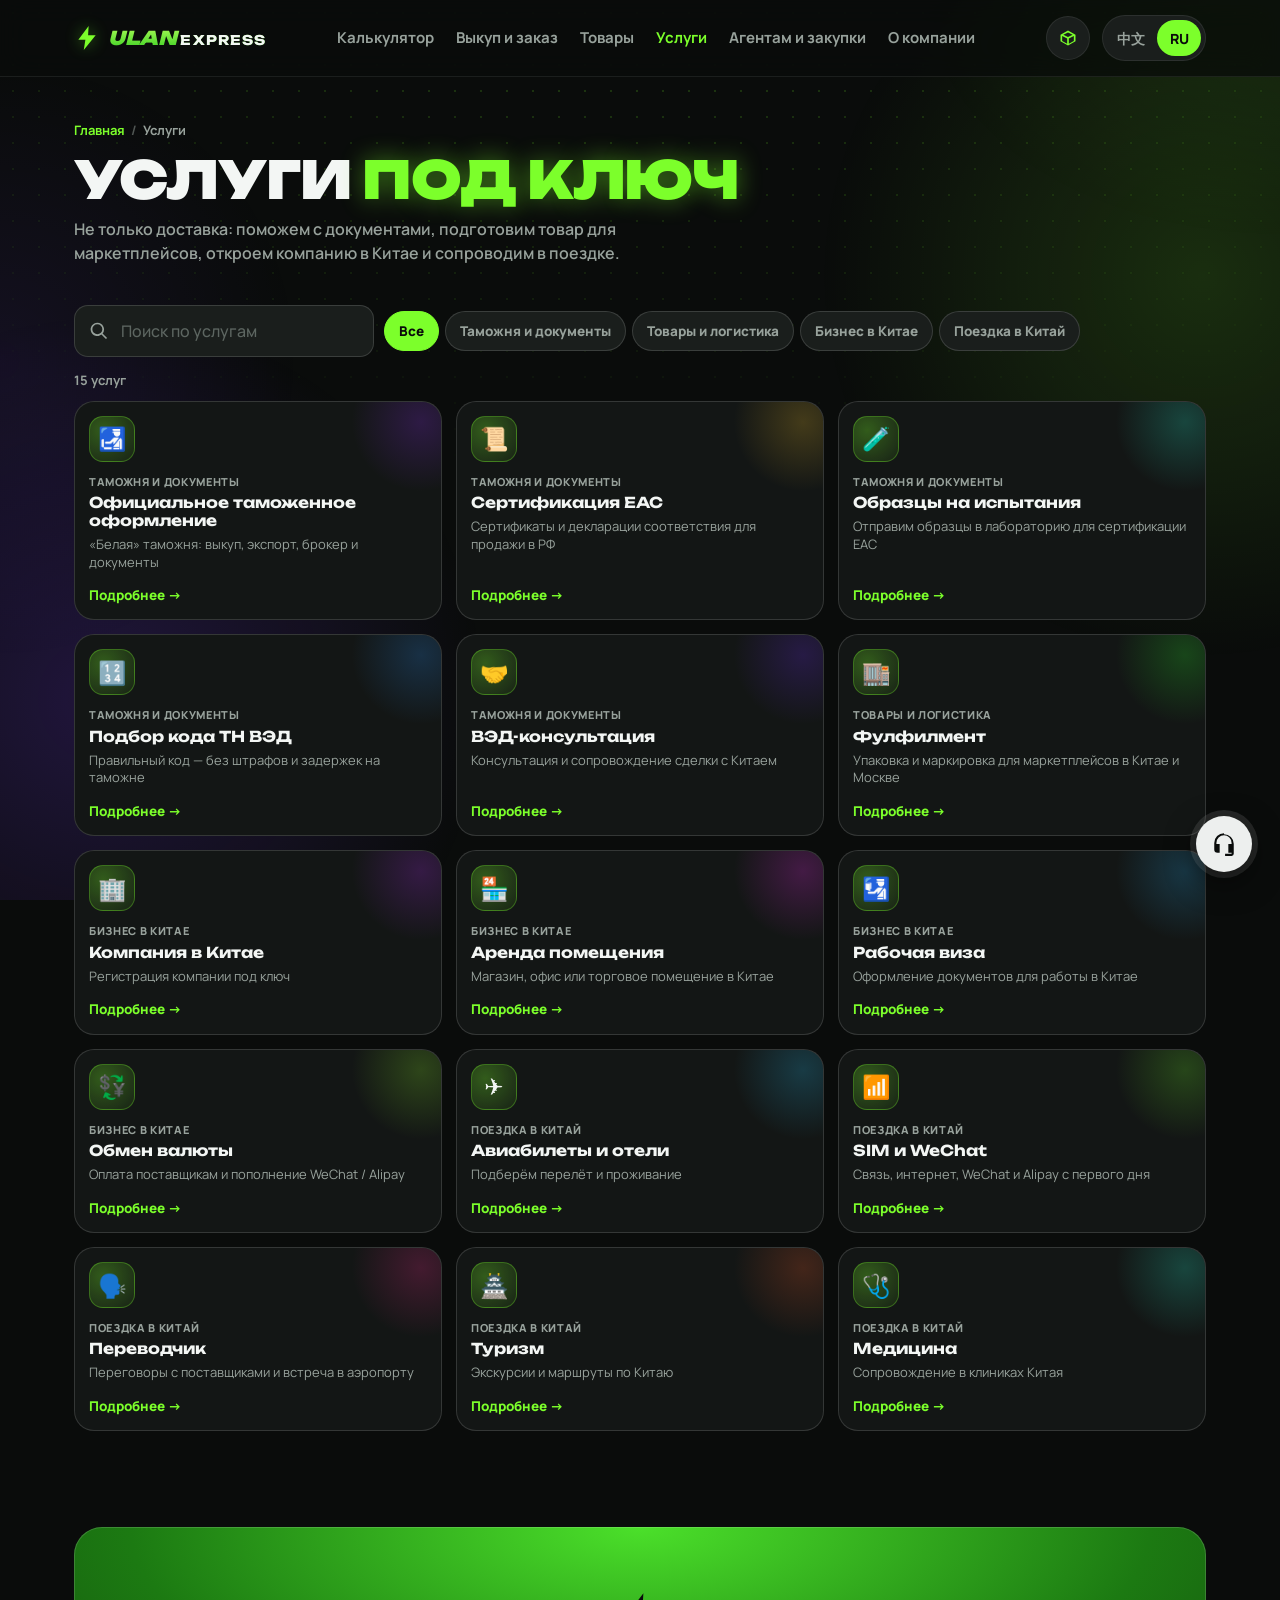
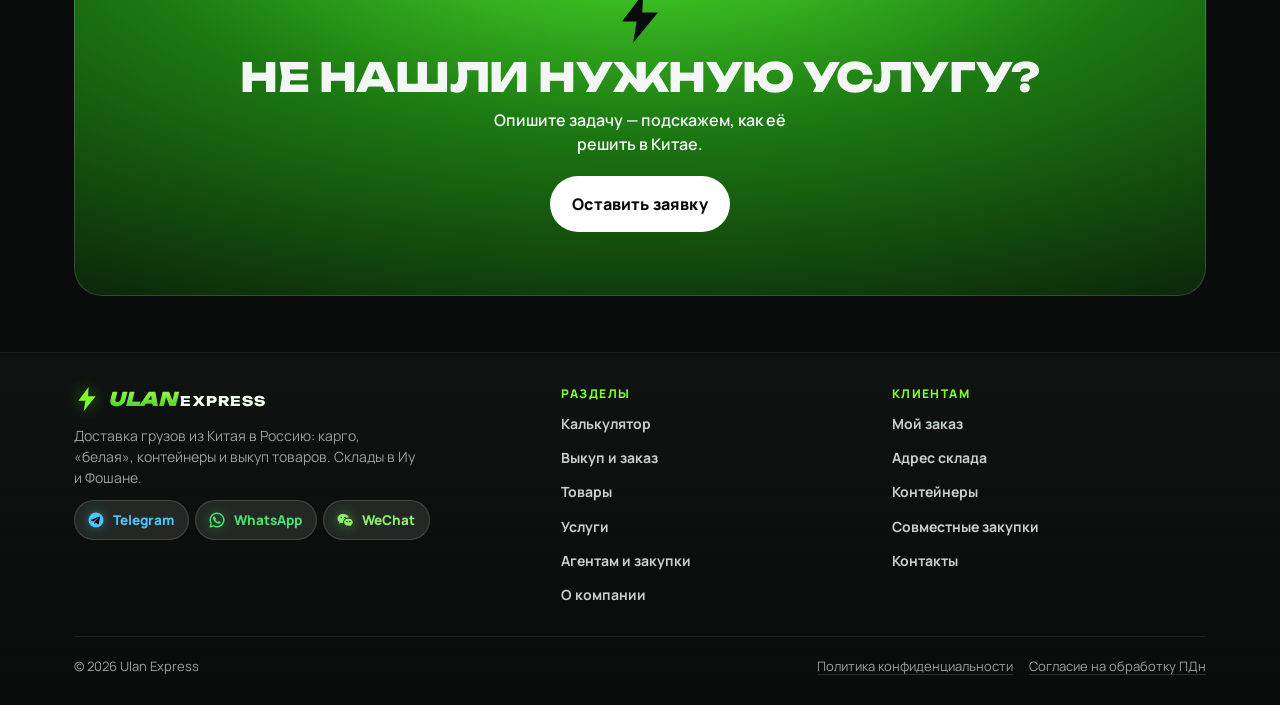
<file: services.html>
<!doctype html>
<html lang="ru">
<head>
  <meta charset="utf-8">
  <meta name="viewport" content="width=device-width, initial-scale=1, viewport-fit=cover">
  <meta name="theme-color" content="#0A0C0B">
  <title>Услуги для бизнеса с Китаем — Ulan Express</title>
  <meta name="description" content="Подбор кода ТН ВЭД, сертификация ЕАС, фулфилмент, образцы, регистрация компании в Китае, переводчик и сопровождение поездок.">
  <link rel="icon" href="data:image/svg+xml,%3Csvg xmlns='http://www.w3.org/2000/svg' viewBox='0 0 64 64'%3E%3Crect width='64' height='64' rx='16' fill='%230A0C0B'/%3E%3Cpath d='M36 6 14 36h14l-4 22 26-32H36z' fill='%237CFF2B'/%3E%3C/svg%3E">
  <link rel="preconnect" href="https://fonts.googleapis.com">
  <link rel="preconnect" href="https://fonts.gstatic.com" crossorigin>
  <link href="https://fonts.googleapis.com/css2?family=Manrope:wght@400;500;600;700;800&family=Unbounded:wght@500;700;800;900&display=swap" rel="stylesheet">
  <link rel="stylesheet" href="style.css">
</head>
<body data-page="services">

<main>
  <section class="container page-head">
    <nav class="crumbs" aria-label="Навигация"><a href="index.html">Главная</a><span>Услуги</span></nav>
    <h1 class="h1">Услуги <em>под ключ</em></h1>
    <p class="lead">Не только доставка: поможем с документами, подготовим товар для маркетплейсов, откроем компанию в Китае и сопроводим в поездке.</p>
  </section>

  <section class="container section section--tight">
    <div class="toolbar">
      <label class="search">
        <svg viewBox="0 0 24 24" aria-hidden="true"><path d="M10 2a8 8 0 1 0 4.9 14.3l5.4 5.4 1.4-1.4-5.4-5.4A8 8 0 0 0 10 2zm0 2a6 6 0 1 1 0 12 6 6 0 0 1 0-12z"/></svg>
        <input class="field__input" type="search" id="serviceSearch" placeholder="Поиск по услугам" aria-label="Поиск по услугам">
      </label>
      <div class="fchips" id="serviceFilters" role="group" aria-label="Фильтр по категориям"></div>
    </div>

    <p class="count" id="serviceCount" aria-live="polite"></p>
    <div class="sgrid" id="serviceGrid"></div>
    <p class="empty" id="serviceEmpty" hidden>Такой услуги нет в списке — напишите менеджеру, скорее всего, поможем.</p>
  </section>

  <section class="container section">
    <div class="cta">
      <svg class="cta__bolt" viewBox="0 0 24 24" aria-hidden="true"><path d="M13.5 1 4 13.5h6.5L9 23l11-13.5h-7z"/></svg>
      <h2 class="h2">Не нашли нужную услугу?</h2>
      <p>Опишите задачу — подскажем, как её решить в Китае.</p>
      <button type="button" class="btn btn--light btn--lg" data-modal="Консультация по услугам" data-eyebrow="Заявка" data-placeholder="Что нужно сделать в Китае">Оставить заявку</button>
    </div>
  </section>
</main>

<script src="app.js"></script>
</body>
</html>
</file>
<file: style.css>
/* ==========================================================
   Ulan Express — макет сайта (mobile-first)
   Общие стили для всех страниц; блоки внутренних страниц — в конце файла
   ========================================================== */

:root {
  --bg: #0A0C0B;
  --surface: #131615;
  --surface-2: #1A1E1C;
  --surface-3: #232825;
  --line: rgba(255, 255, 255, .08);
  --line-2: rgba(255, 255, 255, .14);
  --text: #F3F6F4;
  --muted: #98A29C;

  --neon: #7CFF2B;
  --neon-2: #B6FF5C;
  --neon-deep: #2FCB1E;
  --neon-glow: rgba(124, 255, 43, .45);
  --violet: #7B3CFF;
  --violet-2: #B07BFF;
  --warn: #FFC83D;
  --danger: #FF5C6A;
  --info: #5CC8FF;

  --radius: 22px;
  --radius-sm: 14px;
  --gutter: 16px;
  --tabbar-h: 68px;

  --font-display: "Unbounded", "Arial Black", system-ui, sans-serif;
  --font: "Manrope", system-ui, -apple-system, "Segoe UI", Roboto, "PingFang SC", "Microsoft YaHei", sans-serif;
}

*, *::before, *::after { box-sizing: border-box; }
html { -webkit-text-size-adjust: 100%; scroll-behavior: smooth; scroll-padding-top: 76px; overflow-x: clip; }
body {
  margin: 0;
  background: var(--bg);
  color: var(--text);
  font-family: var(--font);
  font-size: 16px;
  line-height: 1.5;
  -webkit-font-smoothing: antialiased;
  overflow-x: hidden;
  overflow-x: clip;
  padding-bottom: calc(var(--tabbar-h) + env(safe-area-inset-bottom) + 12px);
}

/* ---------- Фон: один закреплённый слой за страницей ----------
   Анимируются только transform и opacity — это делает видеокарта,
   при прокрутке ничего не перерисовывается. */
.bg-fx { position: fixed; inset: 0; z-index: -1; overflow: hidden; pointer-events: none; contain: strict; }
.bg-fx::before { /* статичные свечения */
  content: ""; position: absolute; inset: 0;
  background:
    radial-gradient(600px 400px at 100% 0%, rgba(124, 255, 43, .08), transparent 60%),
    radial-gradient(500px 500px at 0% 40%, rgba(123, 60, 255, .09), transparent 60%);
}
.bg-fx::after { /* сетка точек, растворяется к низу */
  content: ""; position: absolute; inset: 0;
  background: radial-gradient(circle, rgba(124, 255, 43, .2) 1px, transparent 1.6px) 0 0 / 26px 26px;
  -webkit-mask: radial-gradient(130% 75% at 50% 0%, #000, transparent 72%);
  mask: radial-gradient(130% 75% at 50% 0%, #000, transparent 72%);
}
.bg-fx__blob { position: absolute; width: 46vmax; height: 46vmax; border-radius: 50%; will-change: transform; }
.bg-fx__blob--a { left: -22vmax; top: 35vh; background: radial-gradient(closest-side, rgba(123, 60, 255, .2), transparent); animation: drift-a 26s ease-in-out infinite alternate; }
.bg-fx__blob--b { right: -24vmax; top: -12vh; background: radial-gradient(closest-side, rgba(124, 255, 43, .14), transparent); animation: drift-b 32s ease-in-out infinite alternate; }
/* «Экспресс-трассы»: росчерк летит справа снизу влево вверх — как маршрут Китай → Россия */
.bg-fx__streak {
  position: absolute; left: 0; top: var(--y); width: 150px; height: 2px; border-radius: 2px; opacity: 0;
  background: linear-gradient(270deg, transparent, rgba(124, 255, 43, .55) 70%, #F4FFE8);
  box-shadow: 0 0 10px rgba(124, 255, 43, .55);
  will-change: transform, opacity;
  animation: streak var(--t) linear var(--d) infinite;
}
@keyframes drift-a { to { transform: translate3d(22vw, -18vh, 0) scale(1.2); } }
@keyframes drift-b { to { transform: translate3d(-18vw, 30vh, 0) scale(.85); } }
@keyframes streak {
  0% { transform: translate3d(110vw, 26vw, 0) rotate(16deg); opacity: 0; }
  2% { opacity: .85; }
  12% { opacity: .85; }
  15%, 100% { transform: translate3d(-40vw, -16vw, 0) rotate(16deg); opacity: 0; }
}
/* Блокировка прокрутки (меню, окно заявки, список) — на html, а не на body:
   при overflow-x: clip на html скрытый overflow у body отрывает липкую шапку */
html.is-locked { overflow: hidden; }
img, svg { display: block; max-width: 100%; }
a { color: inherit; text-decoration: none; }
button, input, select, textarea { font: inherit; color: inherit; }
button { cursor: pointer; background: none; border: 0; padding: 0; }
:focus-visible { outline: 2px solid var(--neon); outline-offset: 3px; border-radius: 8px; }
[hidden] { display: none !important; }

/* ---------- Выделение текста ---------- */
::selection { background: var(--neon); color: #0A0C0B; text-shadow: none; -webkit-text-fill-color: #0A0C0B; }
/* на неоновом фоне неон не виден — там фиолетовое */
:is(.hero__title em, .btn--neon, .card--neon, .mode, .marking__code, .cat__letter, .avatar, .lbl--hot, .steps b,
    .seg__btn.is-active, .fchip.is-active, .lang__btn.is-active, .tabbar__main, .chip input:checked + span b) ::selection,
:is(.hero__title em, .btn--neon, .card--neon, .mode, .marking__code, .cat__letter, .avatar, .lbl--hot, .steps b,
    .seg__btn.is-active, .fchip.is-active, .lang__btn.is-active)::selection { background: var(--violet); color: #fff; -webkit-text-fill-color: #fff; }

/* ---------- Scrollbar (Chrome, Edge, Safari / Firefox) ---------- */
::-webkit-scrollbar { width: 12px; height: 12px; }
::-webkit-scrollbar-track { background: var(--bg); }
::-webkit-scrollbar-thumb { border-radius: 999px; border: 3px solid var(--bg); background: linear-gradient(180deg, var(--neon-2), var(--neon-deep)); }
::-webkit-scrollbar-thumb:hover { border-width: 2px; background: var(--neon); }
::-webkit-scrollbar-corner { background: var(--bg); }
.modal__sheet::-webkit-scrollbar-track, .drawer::-webkit-scrollbar-track, textarea::-webkit-scrollbar-track { background: transparent; }
.modal__sheet::-webkit-scrollbar-thumb { border-color: var(--surface); }
.drawer::-webkit-scrollbar-thumb { border-color: #0A0C0B; }
textarea::-webkit-scrollbar-thumb { border-color: var(--surface-2); }
@supports not selector(::-webkit-scrollbar) {
  html, .modal__sheet, .drawer, textarea { scrollbar-width: thin; scrollbar-color: var(--neon) transparent; }
}

.container { width: 100%; max-width: 1180px; margin-inline: auto; padding-inline: var(--gutter); }
.section { margin-top: 56px; }
.section__head { margin-bottom: 20px; }
.section__head--row { display: flex; flex-wrap: wrap; align-items: end; justify-content: space-between; gap: 0 12px; }
.section__head--row > div { min-width: 0; }
.eyebrow {
  display: inline-block; margin-bottom: 8px;
  font-size: 12px; font-weight: 800; letter-spacing: .12em; text-transform: uppercase;
  color: var(--neon);
}
.h2 { font-family: var(--font-display); font-weight: 800; font-size: clamp(24px, 6.4vw, 40px); line-height: 1.12; margin: 0 0 8px; letter-spacing: -.01em; text-transform: uppercase; }
.h3 { font-family: var(--font-display); font-weight: 700; font-size: 17px; line-height: 1.25; margin: 0 0 4px; }
.muted { color: var(--muted); margin: 0; }
.small { font-size: 14px; }
.note { margin: 14px 0 0; padding: 12px 14px; border-radius: var(--radius-sm); background: rgba(255, 200, 61, .08); border: 1px solid rgba(255, 200, 61, .25); color: #FFE29A; font-size: 14px; }
.link-sm { display: inline-block; margin-top: 4px; padding: 6px 0; font-size: 14px; font-weight: 700; color: var(--neon); }

/* ---------- Buttons ---------- */
.btn {
  display: inline-flex; align-items: center; justify-content: center; gap: 8px;
  min-height: 50px; padding: 0 22px; border-radius: 999px;
  font-weight: 800; font-size: 15px; letter-spacing: .01em;
  transition: transform .15s ease, box-shadow .2s ease, background .2s ease;
  -webkit-tap-highlight-color: transparent; white-space: nowrap;
}
.btn:active { transform: scale(.97); }
.btn svg { width: 18px; height: 18px; fill: currentColor; }
.btn--neon { background: var(--neon); color: #0A0C0B; box-shadow: 0 0 0 0 var(--neon-glow), 0 8px 28px -6px var(--neon-glow); }
.btn--neon:hover { background: var(--neon-2); box-shadow: 0 10px 36px -4px var(--neon-glow); }
.btn--ghost { border: 1.5px solid var(--line-2); background: rgba(255, 255, 255, .04); backdrop-filter: blur(6px); }
.btn--ghost:hover { border-color: var(--neon); color: var(--neon); }
.btn--light { background: #fff; color: #0A0C0B; }
.btn--block { width: 100%; white-space: normal; text-align: center; line-height: 1.2; }
.btn--lg { min-height: 56px; font-size: 16px; }
.btn--sm { min-height: 40px; padding: 0 16px; font-size: 14px; }

/* ---------- Header ---------- */
.header {
  position: sticky; top: 0; z-index: 50;
  background: rgba(10, 12, 11, .78);
  backdrop-filter: blur(14px) saturate(140%);
  -webkit-backdrop-filter: blur(14px) saturate(140%);
  border-bottom: 1px solid var(--line);
}
/* mobile-first: компактная шапка, логотип плавно растёт с шириной экрана (≥ 640px — полный размер) */
.header__inner { display: flex; align-items: center; justify-content: space-between; gap: 8px; height: 64px; }
.logo { display: inline-flex; align-items: center; gap: 6px; min-width: 0; }
.logo__bolt { flex: none; width: 22px; height: 22px; fill: var(--neon); filter: drop-shadow(0 0 8px var(--neon-glow)); }
.logo__text {
  font-family: var(--font-display); font-weight: 900; font-size: clamp(13px, 4.2vw, 19px); letter-spacing: -.02em; font-style: italic; white-space: nowrap;
  background: linear-gradient(180deg, var(--neon-2), var(--neon-deep));
  -webkit-background-clip: text; background-clip: text; color: transparent;
}
.logo__text span { margin-left: 4px; color: var(--text); -webkit-text-fill-color: var(--text); font-weight: 700; font-size: .7em; letter-spacing: .08em; font-style: normal; }
.nav { display: none; }
.header__actions { flex: none; display: flex; align-items: center; gap: 8px; }
.lang { display: flex; align-items: center; gap: 2px; padding: 3px; border-radius: 999px; background: var(--surface-2); border: 1px solid var(--line); }
.lang__btn { white-space: nowrap; min-width: 38px; height: 36px; padding: 0 8px; border-radius: 999px; font-weight: 800; font-size: 13px; color: var(--muted); transition: .2s; }
.lang__btn.is-active { background: var(--neon); color: #0A0C0B; }
.lang__sep { display: none; }
.burger { flex: none; width: 42px; height: 42px; border-radius: 50%; background: var(--surface-2); border: 1px solid var(--line); display: grid; place-content: center; gap: 4px; }
.burger span { display: block; width: 18px; height: 2px; border-radius: 2px; background: var(--text); transition: .25s; }
.burger.is-open span:nth-child(1) { transform: translateY(6px) rotate(45deg); }
.burger.is-open span:nth-child(2) { opacity: 0; }
.burger.is-open span:nth-child(3) { transform: translateY(-6px) rotate(-45deg); }

.drawer {
  position: fixed; inset: 64px 0 0; z-index: 45;
  padding: 20px var(--gutter) calc(var(--tabbar-h) + 32px);
  background: rgba(10, 12, 11, .97); backdrop-filter: blur(10px);
  display: flex; flex-direction: column; gap: 20px; overflow-y: auto;
  animation: fade .2s ease;
}
.drawer__nav { display: flex; flex-direction: column; }
.drawer__nav a { padding: 16px 4px; font-family: var(--font-display); font-weight: 700; font-size: 20px; border-bottom: 1px solid var(--line); }
.drawer__nav a:active { color: var(--neon); }

/* ---------- Hero ---------- */
.hero-wrap { margin-top: 16px; }
.hero {
  position: relative; overflow: hidden; isolation: isolate;
  border-radius: 28px; padding: 24px 20px 0;
  background:
    radial-gradient(120% 90% at 85% 15%, #64FF2E 0%, #2DB81C 30%, #0E3D0A 62%, #07170A 100%);
  box-shadow: 0 24px 60px -24px rgba(124, 255, 43, .5), inset 0 0 0 1px rgba(255, 255, 255, .12);
  min-height: 460px; display: flex; flex-direction: column;
}
/* мерцает весь слой молний (opacity слоя — на видеокарте), а не отдельные линии со свечением */
.hero__bolts { position: absolute; inset: 0; width: 100%; height: 100%; z-index: -1; will-change: opacity; animation: flicker 4s infinite; }
.hero__bolts path { fill: none; stroke: #F4FFE8; stroke-width: 3.2; stroke-linejoin: miter; stroke-linecap: round; filter: drop-shadow(0 0 4px #DFFFB8) drop-shadow(0 0 14px #7CFF2B) drop-shadow(0 0 28px #7CFF2B); opacity: .9; }
.hero__bolts path.thin { stroke-width: 1.8; opacity: .6; }
.hero__glow { position: absolute; z-index: -1; width: 380px; height: 380px; right: -120px; bottom: -120px; border-radius: 50%; background: radial-gradient(circle, rgba(182, 255, 92, .55), transparent 65%); filter: blur(10px); }
.hero__content { position: relative; z-index: 1; }
.badge {
  display: inline-flex; align-items: center; gap: 8px; padding: 7px 12px; border-radius: 999px;
  background: rgba(10, 12, 11, .55); backdrop-filter: blur(6px);
  font-size: 12.5px; font-weight: 700; border: 1px solid rgba(255, 255, 255, .15);
}
.dot { width: 8px; height: 8px; border-radius: 50%; background: var(--neon); box-shadow: 0 0 10px var(--neon); animation: pulse 1.6s infinite; }
.hero__title {
  margin: 16px 0 12px;
  font-family: var(--font-display); font-weight: 900; text-transform: uppercase;
  font-size: clamp(30px, 9.4vw, 64px); line-height: 1.02; letter-spacing: -.02em;
  text-shadow: 0 2px 24px rgba(0, 0, 0, .35);
}
.hero__title em { font-style: normal; color: #0A0C0B; background: var(--neon-2); padding: 0 .18em; border-radius: .18em; box-decoration-break: clone; -webkit-box-decoration-break: clone; text-shadow: none; }
.hero__lead { margin: 0 0 20px; max-width: 34ch; font-weight: 600; color: rgba(255, 255, 255, .9); }
.hero__cta { display: flex; flex-wrap: wrap; gap: 10px; }
.hero__cta .btn { flex: 1 1 auto; }
.hero__cta .btn--neon { background: #0A0C0B; color: var(--neon); box-shadow: 0 10px 30px -10px rgba(0, 0, 0, .7); }
.hero__cta .btn--ghost { border-color: rgba(255, 255, 255, .45); background: rgba(255, 255, 255, .1); }
.hero__art { position: relative; margin-top: auto; align-self: flex-end; width: 62%; max-width: 280px; margin-right: -6px; }
.box { filter: drop-shadow(0 26px 22px rgba(0, 0, 0, .55)); animation: float 5s ease-in-out infinite; }
.hero__tag {
  position: absolute; left: -54%; bottom: 26%;
  padding: 10px 14px; border-radius: 16px;
  background: rgba(10, 12, 11, .82); backdrop-filter: blur(6px);
  font-family: var(--font-display); font-weight: 700; font-size: 14px; border: 1px solid rgba(255, 255, 255, .15);
  transform: rotate(-6deg);
}
.hero__tag b { color: var(--neon); font-size: 22px; }

/* ---------- Tip ---------- */
.tip {
  margin-top: 12px; display: flex; align-items: center; gap: 12px; min-height: 56px;
  padding: 8px 14px 8px 8px; border-radius: 18px; background: var(--surface); border: 1px solid var(--line);
}
.tip__label { flex: none; padding: 8px 12px; border-radius: 12px; background: var(--surface-3); font-size: 13px; font-weight: 800; }
.tip__text { font-size: 14px; font-weight: 600; line-height: 1.35; transition: opacity .3s, transform .3s; }
.tip__text.is-out { opacity: 0; transform: translateY(6px); }

/* ---------- Tiles ---------- */
.tiles { margin-top: 12px; display: grid; grid-template-columns: repeat(4, 1fr); gap: 8px; }
.tile {
  display: flex; flex-direction: column; align-items: center; justify-content: center; gap: 8px;
  min-height: 92px; padding: 12px 4px; border-radius: 18px; text-align: center;
  background: var(--surface); border: 1px solid var(--line-2);
  font-size: 12px; font-weight: 700; line-height: 1.2;
  transition: border-color .2s, transform .15s;
}
.tile svg { width: 24px; height: 24px; fill: var(--neon); filter: drop-shadow(0 0 6px var(--neon-glow)); }
.tile:active { transform: scale(.96); }
.tile:hover { border-color: var(--neon); }

/* ---------- Bento ---------- */
.bento { display: grid; grid-template-columns: 1fr 1fr; gap: 10px; }
.card {
  position: relative; overflow: hidden; isolation: isolate;
  min-height: 190px; padding: 16px; border-radius: var(--radius);
  display: flex; flex-direction: column;
  border: 1px solid var(--line-2);
  transition: transform .15s ease, box-shadow .2s ease;
}
.card:active { transform: scale(.98); }
.card__title { margin: 0; font-family: var(--font-display); font-weight: 800; font-size: 17px; line-height: 1.12; text-transform: uppercase; letter-spacing: -.01em; }
.card__text { margin: 6px 0 0; font-size: 12.5px; font-weight: 600; opacity: .8; line-height: 1.35; max-width: 20ch; position: relative; z-index: 1; }
.card__art { position: absolute; z-index: -1; right: -6px; bottom: -6px; width: 62%; }
.card__arrow {
  position: absolute; left: 16px; bottom: 14px; width: 34px; height: 34px; border-radius: 50%;
  display: grid; place-items: center; font-weight: 800; background: rgba(255, 255, 255, .14); backdrop-filter: blur(4px);
}
.card--tall { grid-row: span 2; min-height: 390px; }
.card--violet { background: linear-gradient(165deg, #2A2F33 0%, #1C1F24 45%, #4B1FB8 100%); }
.card--violet::after { content: ""; position: absolute; inset: auto -30% -30% -30%; height: 60%; background: radial-gradient(closest-side, rgba(123, 60, 255, .8), transparent); z-index: -2; }
.card--violet .card__art { width: 88%; right: -4px; bottom: 30px; }
.card--neon { background: linear-gradient(150deg, #B6FF5C, #4BE02A 60%, #22A815); color: #0A0C0B; }
.card--neon .card__arrow { background: rgba(10, 12, 11, .15); }
.card--dark { background: linear-gradient(160deg, #1D2220, #0F1211); }
.card--container { grid-column: span 2; min-height: 150px; background: linear-gradient(120deg, #2E2E2E 0%, #141414 45%, #1E5B12 100%); }
.card--container .card__art { width: 42%; bottom: 18px; right: 12px; transform: rotate(-8deg); }
.card--container .card__arrow { left: auto; right: 16px; bottom: auto; top: 16px; }
.card--container .card__title { padding-right: 44px; }
.card--container .card__art svg path:first-child { fill: var(--neon); opacity: 1; filter: drop-shadow(0 0 12px var(--neon-glow)); }
.chips-mini { margin-top: auto; margin-bottom: 44px; display: flex; gap: 6px; }
.chips-mini span { padding: 5px 10px; border-radius: 999px; background: rgba(124, 255, 43, .12); color: var(--neon); font-weight: 800; font-size: 13px; border: 1px solid rgba(124, 255, 43, .3); }
.kettle svg { filter: drop-shadow(0 18px 18px rgba(0, 0, 0, .6)); }

/* ---------- Forms ---------- */
.calc, .panel {
  display: flex; flex-direction: column; gap: 16px;
  padding: 18px; border-radius: 26px;
  background: linear-gradient(180deg, var(--surface), #0F1211);
  border: 1px solid var(--line-2);
}
.grid-2 { display: grid; grid-template-columns: 1fr 1fr; gap: 10px; }
.grid-2--stack { grid-template-columns: 1fr; }
.grid-4 { display: grid; grid-template-columns: 1fr 1fr; gap: 10px; }
.field { display: flex; flex-direction: column; gap: 6px; margin: 0; padding: 0; border: 0; min-width: 0; }
.field__label { font-size: 13px; font-weight: 700; color: var(--muted); padding: 0; }
.field__input {
  width: 100%; min-height: 52px; padding: 12px 14px; border-radius: var(--radius-sm);
  background: var(--surface-2); border: 1.5px solid var(--line-2);
  font-size: 16px; font-weight: 700; outline: none; transition: border-color .2s, box-shadow .2s;
  -webkit-appearance: none; appearance: none;
}
textarea.field__input { resize: vertical; font-weight: 500; }
.field__input::placeholder { color: #5D6661; font-weight: 500; }
.field__input:focus { border-color: var(--neon); box-shadow: 0 0 0 4px rgba(124, 255, 43, .15); }
.field--sm .field__input { min-height: 46px; }
.select { position: relative; display: block; }
.select::after { content: ""; position: absolute; right: 16px; top: 50%; width: 9px; height: 9px; border-right: 2px solid var(--neon); border-bottom: 2px solid var(--neon); transform: translateY(-70%) rotate(45deg); pointer-events: none; }
.select select { padding-right: 40px; }
.select::after { transition: transform .25s ease; }
.select.is-open::after { transform: translateY(-25%) rotate(-135deg); }

/* ---------- Свой выпадающий список поверх <select> (select остаётся для формы и WordPress) ---------- */
.dd-native { position: absolute !important; inset: 0; opacity: 0; pointer-events: none; }
.dd__btn { display: flex; align-items: center; padding-right: 40px; text-align: left; cursor: pointer; }
.dd__btn span { overflow: hidden; text-overflow: ellipsis; white-space: nowrap; }
.select.is-open .dd__btn { border-color: var(--neon); box-shadow: 0 0 0 4px rgba(124, 255, 43, .15); }
.dd__panel {
  position: absolute; z-index: 60; top: calc(100% + 6px); left: 0; min-width: 100%; max-height: 320px; overflow-y: auto; overscroll-behavior: contain;
  padding: 6px; border-radius: 16px; background: var(--surface-2); border: 1.5px solid var(--line-2);
  box-shadow: 0 18px 40px rgba(0, 0, 0, .55), 0 0 0 1px rgba(124, 255, 43, .06);
  animation: dd-in .18s ease;
}
.dd--up .dd__panel { top: auto; bottom: calc(100% + 6px); }
.dd--right .dd__panel { left: auto; right: 0; }
.dd__head { display: none; }
.dd__group { padding: 10px 12px 4px; font-size: 11px; font-weight: 800; letter-spacing: .1em; text-transform: uppercase; color: var(--muted); }
.dd__opt {
  display: flex; align-items: center; gap: 10px; width: 100%; min-height: 44px; padding: 10px 12px; border-radius: 10px;
  text-align: left; font-size: 15px; font-weight: 600; line-height: 1.3; color: var(--text); white-space: nowrap;
}
.dd__opt:hover, .dd__opt:focus-visible { background: var(--surface-3); outline: none; }
.dd__opt[aria-selected="true"] { color: var(--neon); font-weight: 800; }
.dd__opt[aria-selected="true"]::after { content: ""; flex: none; margin-left: auto; width: 6px; height: 11px; border-right: 2px solid var(--neon); border-bottom: 2px solid var(--neon); transform: translateY(-2px) rotate(45deg); }
.dd__backdrop { display: none; }
@keyframes dd-in { from { opacity: 0; transform: translateY(-6px); } }
@keyframes dd-sheet { from { transform: translateY(100%); } }

/* телефон: список выезжает снизу шторкой, как окно заявки */
@media (max-width: 639px) {
  .dd__backdrop { display: block; position: fixed; inset: 0; z-index: 94; background: rgba(0, 0, 0, .6); animation: fade .2s ease; }
  .dd__panel, .dd--up .dd__panel {
    position: fixed; z-index: 95; top: auto; bottom: 0; left: 0; right: 0; min-width: 0; max-height: 72dvh;
    padding: 8px 12px calc(16px + env(safe-area-inset-bottom)); border-radius: 24px 24px 0 0; border-bottom: 0;
    background: var(--surface); animation: dd-sheet .28s cubic-bezier(.2, .8, .2, 1);
  }
  .dd__head { display: block; position: sticky; top: -8px; z-index: 1; margin: -8px -12px 4px; padding: 10px 18px 12px; background: var(--surface); font-family: var(--font-display); font-weight: 700; font-size: 16px; }
  .dd__head::before { content: ""; display: block; width: 44px; height: 5px; margin: 0 auto 12px; border-radius: 3px; background: var(--line-2); }
  .dd__opt { min-height: 50px; font-size: 16px; white-space: normal; }
}
select option, select optgroup { background: #1A1E1C; color: var(--text); }

/* segmented */
.seg { display: grid; grid-auto-flow: column; grid-auto-columns: 1fr; gap: 4px; padding: 4px; border-radius: 16px; background: var(--surface-2); border: 1px solid var(--line); }
.seg__btn, .seg__opt span {
  display: flex; flex-direction: column; align-items: center; justify-content: center;
  min-height: 46px; border-radius: 12px; font-weight: 800; font-size: 15px; color: var(--muted); transition: .2s; text-align: center; line-height: 1.2;
}
.seg__btn.is-active { background: var(--neon); color: #0A0C0B; box-shadow: 0 6px 20px -6px var(--neon-glow); }
.seg__opt { position: relative; cursor: pointer; }
.seg__opt input { position: absolute; opacity: 0; pointer-events: none; }
.seg__opt small { font-size: 11.5px; font-weight: 600; opacity: .75; margin-top: 2px; }
.seg__opt input:checked + span { background: var(--surface-3); color: var(--text); box-shadow: inset 0 0 0 1.5px var(--neon); }
.seg__opt input:focus-visible + span { outline: 2px solid var(--neon); outline-offset: 2px; }
.seg--sm .seg__opt span { min-height: 56px; }

/* chips */
.chips { display: flex; flex-wrap: wrap; gap: 8px; }
.chip { position: relative; cursor: pointer; }
.chip input { position: absolute; opacity: 0; pointer-events: none; }
.chip span {
  display: inline-flex; align-items: center; gap: 8px; min-height: 42px; padding: 8px 14px 8px 8px;
  border-radius: 999px; background: var(--surface-2); border: 1.5px solid var(--line-2);
  font-size: 13.5px; font-weight: 700; transition: .2s;
}
.chip b { display: grid; place-items: center; width: 26px; height: 26px; border-radius: 50%; background: var(--surface-3); font-family: var(--font-display); font-size: 12px; }
.chip input:checked + span { border-color: var(--neon); background: rgba(124, 255, 43, .1); color: #fff; }
.chip input:checked + span b { background: var(--neon); color: #0A0C0B; }
.chip input:focus-visible + span { outline: 2px solid var(--neon); outline-offset: 2px; }
.chip--warn span { padding-left: 14px; color: #FFE29A; }
.chip--warn input:checked + span { border-color: var(--warn); background: rgba(255, 200, 61, .1); }

/* helper */
.helper { border-radius: var(--radius-sm); background: rgba(124, 255, 43, .05); border: 1px dashed rgba(124, 255, 43, .35); }
.helper summary { display: flex; align-items: center; gap: 8px; padding: 12px 14px; font-size: 14px; font-weight: 700; line-height: 1.35; color: var(--neon); cursor: pointer; list-style: none; }
.helper summary::-webkit-details-marker { display: none; }
.helper summary::before { content: "📦"; flex: none; }
/* стрелка: покачивается, пока блок закрыт, и разворачивается при открытии */
.helper summary::after {
  content: ""; flex: none; margin-left: auto; width: 9px; height: 9px;
  border-right: 2px solid var(--neon); border-bottom: 2px solid var(--neon);
  transform: translateY(-2px) rotate(45deg); transition: transform .3s ease;
  animation: nudge 1.6s ease-in-out infinite;
}
.helper.is-open summary::after { transform: translateY(2px) rotate(-135deg); animation: none; }
@keyframes nudge { 0%, 100% { transform: translateY(-2px) rotate(45deg); } 50% { transform: translateY(2px) rotate(45deg); } }
.helper__body { padding: 0 14px 14px; display: flex; flex-wrap: wrap; align-items: center; gap: 12px; }
.helper__body .grid-4 { width: 100%; }
.helper__out { font-weight: 800; color: var(--neon); }

/* switch */
.switch { display: flex; align-items: center; gap: 12px; cursor: pointer; font-weight: 700; min-height: 44px; }
.switch input { position: absolute; opacity: 0; pointer-events: none; }
.switch__track { position: relative; flex: none; width: 52px; height: 30px; border-radius: 999px; background: var(--surface-3); border: 1px solid var(--line-2); transition: .2s; }
.switch__track::after { content: ""; position: absolute; top: 3px; left: 3px; width: 22px; height: 22px; border-radius: 50%; background: #fff; transition: .2s; }
.switch input:checked + .switch__track { background: var(--neon); border-color: var(--neon); }
.switch input:checked + .switch__track::after { transform: translateX(22px); background: #0A0C0B; }
.switch input:focus-visible + .switch__track { outline: 2px solid var(--neon); outline-offset: 2px; }
.ins-value { margin-top: 10px; }

/* result */
.result {
  position: relative; overflow: hidden; padding: 18px; border-radius: 20px;
  background: radial-gradient(120% 120% at 100% 0%, rgba(124, 255, 43, .18), transparent 55%), #0B0E0C;
  border: 1.5px solid rgba(124, 255, 43, .45);
  box-shadow: 0 0 40px -18px var(--neon-glow);
}
.result.is-error { border-color: rgba(255, 92, 106, .5); box-shadow: none; background: #0B0E0C; }
.result__rows { display: grid; gap: 6px; padding-bottom: 12px; border-bottom: 1px dashed var(--line-2); }
.result__row { display: flex; justify-content: space-between; font-size: 15px; color: var(--muted); }
.result__row b { color: var(--text); }
.result__total { display: flex; justify-content: space-between; align-items: baseline; padding-top: 12px; }
.result__total span { font-weight: 800; text-transform: uppercase; letter-spacing: .08em; font-size: 13px; }
.result__total strong { font-family: var(--font-display); font-weight: 900; font-size: clamp(28px, 8.5vw, 40px); color: var(--neon); text-shadow: 0 0 24px var(--neon-glow); }
.result__meta { margin: 4px 0 0; font-size: 12.5px; color: var(--muted); }
.alerts { list-style: none; margin: 12px 0 0; padding: 0; display: grid; gap: 8px; }
.alert { padding: 10px 12px; border-radius: 12px; font-size: 13.5px; line-height: 1.4; font-weight: 600; border-left: 3px solid; }
.alert--ok { background: rgba(124, 255, 43, .08); border-color: var(--neon); }
.alert--warn { background: rgba(255, 200, 61, .08); border-color: var(--warn); color: #FFE7A6; }
.alert--info { background: rgba(92, 200, 255, .07); border-color: var(--info); color: #CDEBFF; }
.alert--err { background: rgba(255, 92, 106, .1); border-color: var(--danger); color: #FFC2C8; }

/* ---------- Steps / marking ---------- */
.steps { list-style: none; margin: 0 0 14px; padding: 0; display: grid; grid-template-columns: repeat(3, 1fr); gap: 8px; }
.steps li { display: flex; flex-direction: column; gap: 8px; padding: 12px; border-radius: 16px; background: var(--surface); border: 1px solid var(--line); font-size: 12.5px; font-weight: 700; line-height: 1.3; }
.steps b { display: grid; place-items: center; width: 30px; height: 30px; border-radius: 50%; background: var(--neon); color: #0A0C0B; font-family: var(--font-display); font-size: 14px; }

.marking { display: flex; flex-direction: column; gap: 12px; padding-top: 4px; animation: rise .35s ease; }
.marking__code {
  display: flex; align-items: center; justify-content: space-between; gap: 10px; flex-wrap: wrap;
  padding: 16px; border-radius: 18px; background: var(--neon); color: #0A0C0B;
}
.marking__code span { font-weight: 800; font-size: 13px; text-transform: uppercase; letter-spacing: .08em; }
.marking__code strong { font-family: var(--font-display); font-weight: 900; font-size: clamp(18px, 6.4vw, 24px); letter-spacing: .02em; white-space: nowrap; }
.marking__text {
  margin: 0; padding: 14px; border-radius: 14px; background: #0B0E0C; border: 1px solid var(--line-2);
  font-family: var(--font); font-size: 14px; line-height: 1.7; white-space: pre-wrap; word-break: break-word;
}

.track {
  margin-top: 12px; display: flex; flex-direction: column; gap: 12px;
  padding: 18px; border-radius: 22px; background: linear-gradient(135deg, #1B132E, #131615 60%); border: 1px solid rgba(176, 123, 255, .3);
}
.track__form { display: flex; gap: 8px; }
.track__form .field__input { flex: 1; min-width: 0; }
.track__form .btn { flex: none; padding: 0 18px; }
.track .link-sm { margin-top: 0; color: var(--violet-2); }

/* ---------- Categories ---------- */
.cats { display: grid; gap: 8px; }
.cat { border-radius: 18px; background: var(--surface); border: 1px solid var(--line-2); overflow: hidden; }
.cat { transition: border-color .3s; }
.cat.is-open { border-color: rgba(124, 255, 43, .45); }
.cat summary { display: flex; align-items: center; gap: 12px; padding: 14px; cursor: pointer; list-style: none; font-weight: 800; }
.cat summary::-webkit-details-marker { display: none; }
.cat summary::after { content: "+"; margin-left: auto; font-size: 22px; color: var(--neon); transition: transform .2s; }
.cat.is-open summary::after { transform: rotate(45deg); }
.cat summary small { display: block; font-weight: 600; color: var(--muted); font-size: 12px; }
.cat__letter { flex: none; display: grid; place-items: center; width: 42px; height: 42px; border-radius: 12px; background: var(--neon); color: #0A0C0B; font-family: var(--font-display); font-size: 18px; }
.cat p { margin: 0; padding: 0 14px 16px 68px; color: var(--muted); font-size: 14px; }

/* ---------- Buyout ---------- */
.buyout { padding: 20px; border-radius: 26px; background: linear-gradient(160deg, #24133F 0%, #141218 55%); border: 1px solid rgba(176, 123, 255, .3); position: relative; overflow: hidden; }
.buyout::before { content: ""; position: absolute; width: 260px; height: 260px; right: -90px; top: -90px; border-radius: 50%; background: radial-gradient(circle, rgba(123, 60, 255, .55), transparent 65%); }
.buyout__text { position: relative; }
.buyout .eyebrow { color: var(--violet-2); }
.buyout__modes { position: relative; margin-top: 18px; display: grid; grid-template-columns: 1fr 1fr; gap: 10px; }
.mode { display: flex; flex-direction: column; gap: 2px; padding: 16px; min-height: 130px; border-radius: 20px; background: var(--neon); color: #0A0C0B; transition: transform .15s; }
.mode:active { transform: scale(.97); }
.mode__zh { font-size: 26px; font-weight: 800; margin-bottom: auto; opacity: .35; }
.mode strong { font-family: var(--font-display); font-weight: 800; font-size: 18px; text-transform: uppercase; }
.mode small { font-weight: 700; font-size: 12.5px; opacity: .75; }
.mode--alt { background: var(--violet); color: #fff; }
.mode--alt .mode__zh { opacity: .45; }

/* ---------- Services rail ---------- */
.swipe-hint { font-size: 13px; font-weight: 700; color: var(--muted); padding-bottom: 12px; white-space: nowrap; }
.rail {
  display: grid; grid-auto-flow: column; grid-auto-columns: 62%; gap: 10px;
  overflow-x: auto; scroll-snap-type: x mandatory; overscroll-behavior-x: contain;
  padding: 4px var(--gutter) 12px; scroll-padding-inline: var(--gutter); scrollbar-width: none;
}
.rail::-webkit-scrollbar { display: none; }
.svc {
  scroll-snap-align: start; display: flex; flex-direction: column; gap: 6px;
  min-height: 210px; padding: 16px; border-radius: 22px; background: var(--surface); border: 1px solid var(--line-2);
}
.svc__ic { display: grid; place-items: center; width: 52px; height: 52px; border-radius: 16px; font-size: 26px; background: radial-gradient(circle at 30% 30%, rgba(124, 255, 43, .3), rgba(124, 255, 43, .06)); border: 1px solid rgba(124, 255, 43, .3); margin-bottom: 6px; }
.svc h3 { margin: 0; font-family: var(--font-display); font-weight: 700; font-size: 15px; line-height: 1.2; }
.svc p { margin: 0; color: var(--muted); font-size: 13.5px; line-height: 1.35; }
.svc__btn { margin-top: auto; min-height: 42px; border-radius: 999px; border: 1.5px solid var(--neon); color: var(--neon); font-weight: 800; font-size: 14px; transition: .2s; }
.svc__btn:hover, .svc__btn:active { background: var(--neon); color: #0A0C0B; }

/* ---------- About / trust ---------- */
.stats { display: grid; grid-template-columns: 1fr 1fr; gap: 8px; }
.stat { padding: 16px; border-radius: 20px; background: var(--surface); border: 1px solid var(--line); }
.stat b { display: block; font-family: var(--font-display); font-weight: 900; font-size: 30px; line-height: 1; color: var(--neon); margin-bottom: 6px; }
.stat span { font-size: 13px; font-weight: 600; color: var(--muted); line-height: 1.3; display: block; }

.trust { margin-top: 10px; display: grid; gap: 10px; }
.video {
  position: relative; display: flex; align-items: flex-end; min-height: 200px; padding: 16px; border-radius: 22px; overflow: hidden;
  background:
    linear-gradient(180deg, transparent 30%, rgba(0, 0, 0, .7)),
    repeating-linear-gradient(90deg, #262B28 0 46px, #1C201E 46px 50px),
    linear-gradient(#2A2F2C, #161917);
  border: 1px solid var(--line-2);
}
.video::before { content: ""; position: absolute; inset: 30% 10% 22%; border-radius: 6px; background: repeating-linear-gradient(0deg, #8A6A3E 0 22px, #6F532F 22px 24px); opacity: .55; }
.video__play { position: absolute; top: 50%; left: 50%; transform: translate(-50%, -60%); width: 66px; height: 66px; border-radius: 50%; display: grid; place-items: center; background: var(--neon); box-shadow: 0 0 0 10px rgba(124, 255, 43, .2), 0 0 40px var(--neon-glow); }
.video__play svg { width: 28px; height: 28px; fill: #0A0C0B; margin-left: 3px; }
.video__label { position: relative; font-weight: 800; }
.license { display: flex; gap: 14px; align-items: center; padding: 16px; border-radius: 22px; background: var(--surface); border: 1px solid var(--line-2); }
.license__doc { position: relative; flex: none; width: 78px; height: 100px; padding: 12px 10px; border-radius: 8px; background: #F4F1E8; display: flex; flex-direction: column; gap: 7px; overflow: hidden; }
.license__doc span { height: 5px; border-radius: 3px; background: #C9C2AE; }
.license__doc span:first-child { width: 60%; background: #B23A3A; }
.license__wm { position: absolute; inset: 0; display: grid; place-items: center; transform: rotate(-35deg); font-style: normal; font-family: var(--font-display); font-weight: 900; font-size: 9px; color: rgba(47, 203, 30, .55); letter-spacing: .1em; }

.reviews { margin-top: 10px; display: grid; gap: 10px; }
.review { padding: 16px; border-radius: 22px; background: var(--surface); border: 1px solid var(--line); }
.review p { margin: 10px 0 0; font-size: 14.5px; color: #D5DBD7; }
.review__head { display: flex; align-items: center; gap: 10px; }
.review__head small { display: block; color: var(--muted); font-size: 12px; }
.avatar { flex: none; display: grid; place-items: center; width: 42px; height: 42px; border-radius: 50%; background: var(--neon); color: #0A0C0B; font-weight: 900; }
.avatar--violet { background: var(--violet); color: #fff; }
.stars { margin-left: auto; color: var(--neon); letter-spacing: 1px; font-size: 14px; }

/* ---------- Warehouses ---------- */
.wh { display: grid; gap: 8px; }
.wh__item { padding: 16px; border-radius: 20px; background: var(--surface); border: 1px solid var(--line); border-left: 4px solid var(--neon); }
.wh__item--ru { border-left-color: var(--violet-2); }
.wh__city { font-family: var(--font-display); font-weight: 800; font-size: 17px; }
.wh__city small { font-family: var(--font); color: var(--muted); font-weight: 600; font-size: 14px; margin-left: 6px; }
.wh__addr { margin: 8px 0 4px; font-size: 14px; font-weight: 600; line-height: 1.55; color: #D5DBD7; overflow-wrap: anywhere; }
.wh__item .muted { margin: 0; }

/* ---------- CTA ---------- */
.cta {
  position: relative; overflow: hidden; text-align: center;
  padding: 32px 20px; border-radius: 28px;
  background: radial-gradient(100% 120% at 50% 0%, #4BE02A 0%, #1C7A12 45%, #0B2209 100%);
  box-shadow: inset 0 0 0 1px rgba(255, 255, 255, .15);
}
.cta__bolt { width: 54px; height: 54px; margin: 0 auto 10px; fill: #0A0C0B; }
.cta p { margin: 0 auto 20px; max-width: 32ch; font-weight: 600; }
.socials { display: grid; grid-template-columns: 1fr 1fr; gap: 8px; }
.soc .ico, .pill .ico { flex: none; width: 22px; height: 22px; filter: drop-shadow(0 0 6px color-mix(in srgb, currentColor 45%, transparent)); }
.pill .ico { width: 18px; height: 18px; }
.soc { display: flex; align-items: center; justify-content: center; gap: 10px; min-height: 52px; border-radius: 16px; font-weight: 800; background: rgba(10, 12, 11, .85); border: 1px solid rgba(255, 255, 255, .12); transition: transform .15s; }
.soc:active { transform: scale(.97); }
.soc--tg { color: #4FC3FF; }
.soc--wa { color: #4BE36B; }
.soc--wc { color: #8CF06B; }
.soc--vk { color: #6FA3FF; }

/* ---------- Footer ---------- */
.footer { margin-top: 56px; padding: 32px 0 24px; border-top: 1px solid var(--line); background: linear-gradient(180deg, rgba(19, 22, 21, .7), rgba(10, 12, 11, 0)); }
.footer__top { display: grid; grid-template-columns: 1fr 1fr; gap: 28px 16px; }
.footer__brand { grid-column: 1 / -1; display: flex; flex-direction: column; align-items: flex-start; gap: 12px; }
.footer__brand p { margin: 0; max-width: 38ch; color: var(--muted); font-size: 14px; }
.footer__col { display: flex; flex-direction: column; min-width: 0; }
.footer__title { margin-bottom: 4px; font-size: 12px; font-weight: 800; letter-spacing: .12em; text-transform: uppercase; color: var(--neon); }
.footer__col a { padding: 8px 0; font-size: 14px; font-weight: 700; line-height: 1.3; color: #C9D0CC; transition: color .2s; }
.footer__col a:hover { color: var(--neon); }
.footer__bottom { margin-top: 24px; padding-top: 16px; border-top: 1px solid var(--line); display: flex; flex-direction: column; gap: 8px; font-size: 13px; color: var(--muted); }
.footer__legal { display: flex; flex-wrap: wrap; gap: 4px 16px; }
.footer__legal a { padding: 4px 0; text-decoration: underline; text-decoration-color: var(--line-2); text-underline-offset: 3px; }
.footer__legal a:hover { color: var(--neon); }

/* ---------- FAB + Tabbar ---------- */
.fab {
  position: fixed; z-index: 40; right: 14px; bottom: calc(var(--tabbar-h) + env(safe-area-inset-bottom) + 18px);
  width: 56px; height: 56px; border-radius: 50%; display: grid; place-items: center;
  background: #EDEFEE; box-shadow: 0 10px 30px rgba(0, 0, 0, .5), 0 0 0 6px rgba(237, 239, 238, .12);
}
.fab svg { width: 26px; height: 26px; fill: #0A0C0B; }
.fab { transition: opacity .25s, transform .25s; }
.fab.is-hidden { opacity: 0; transform: scale(.6); pointer-events: none; }

/* Наверх — над кнопкой поддержки, по центру её оси */
.totop {
  --p: 0; --lift: 0px;
  position: fixed; z-index: 40; right: 20px; bottom: calc(var(--tabbar-h) + env(safe-area-inset-bottom) + 18px + 56px + 12px);
  width: 44px; height: 44px; padding: 0; border: 0; border-radius: 50%; display: grid; place-items: center; cursor: pointer;
  background: rgba(16, 19, 17, .88); -webkit-backdrop-filter: blur(8px); backdrop-filter: blur(8px);
  box-shadow: 0 8px 24px rgba(0, 0, 0, .45);
  opacity: 0; transform: translateY(calc(var(--lift) + 12px)) scale(.8); pointer-events: none;
  transition: opacity .25s, transform .3s cubic-bezier(.2, .8, .2, 1);
  -webkit-tap-highlight-color: transparent;
}
.totop.is-shown { opacity: 1; transform: translateY(var(--lift)); pointer-events: auto; }
.totop.is-low { --lift: 62px; } /* 12 + 56 − (56 − 44) / 2: центр встаёт в центр кнопки поддержки */
.totop__ring { position: absolute; inset: 0; width: 100%; height: 100%; transform: rotate(-90deg); overflow: visible; }
.totop__ring circle { fill: none; stroke: var(--neon); stroke-width: 2.5; stroke-linecap: round; stroke-dasharray: 100; stroke-dashoffset: calc(100 - var(--p)); filter: drop-shadow(0 0 4px rgba(124, 255, 43, .7)); }
.totop::before { content: ''; position: absolute; inset: 2px; border-radius: 50%; border: 2.5px solid rgba(124, 255, 43, .15); }
.totop__arrow { position: relative; width: 22px; height: 22px; fill: var(--neon); transition: transform .2s; }
.totop:hover .totop__arrow { transform: translateY(-2px); }
.totop:focus-visible { outline: 2px solid var(--neon); outline-offset: 3px; }
html.is-locked .totop { opacity: 0; pointer-events: none; }

.tabbar {
  position: fixed; z-index: 50; left: 10px; right: 10px; bottom: calc(10px + env(safe-area-inset-bottom));
  height: var(--tabbar-h); display: grid; grid-template-columns: repeat(5, 1fr); align-items: center;
  border-radius: 24px; background: rgba(22, 25, 24, .88);
  backdrop-filter: blur(16px) saturate(150%); -webkit-backdrop-filter: blur(16px) saturate(150%);
  border: 1px solid var(--line-2); box-shadow: 0 16px 40px rgba(0, 0, 0, .55);
}
.tabbar__item { display: flex; flex-direction: column; align-items: center; justify-content: center; gap: 3px; height: 100%; font-size: 11px; font-weight: 700; color: var(--muted); -webkit-tap-highlight-color: transparent; transition: color .2s; }
.tabbar__item svg { width: 24px; height: 24px; fill: currentColor; }
.tabbar__item.is-active { color: var(--neon); }
.tabbar__item.is-active svg { filter: drop-shadow(0 0 6px var(--neon-glow)); }
.tabbar__main { display: grid; place-items: center; width: 50px; height: 50px; margin-top: -26px; border-radius: 18px; background: var(--neon); box-shadow: 0 8px 24px -4px var(--neon-glow), 0 0 0 5px var(--bg); }
.tabbar__main svg { fill: #0A0C0B; filter: none !important; }
.tabbar__item--main.is-active .tabbar__main { background: var(--neon-2); }

/* ---------- Modal (bottom sheet) ---------- */
.modal { position: fixed; inset: 0; z-index: 80; display: flex; align-items: flex-end; justify-content: center; }
.modal__backdrop { position: absolute; inset: 0; background: rgba(0, 0, 0, .6); backdrop-filter: blur(4px); opacity: 0; transition: opacity .25s; }
.modal__sheet {
  position: relative; width: 100%; max-width: 520px; max-height: 92dvh; overflow-y: auto;
  padding: 14px 18px calc(20px + env(safe-area-inset-bottom)); border-radius: 28px 28px 0 0;
  background: var(--surface); border: 1px solid var(--line-2); border-bottom: 0;
  transform: translateY(100%); transition: transform .3s cubic-bezier(.2, .8, .2, 1);
}
.modal.is-open .modal__backdrop { opacity: 1; }
.modal.is-open .modal__sheet { transform: none; }
.modal__grip { display: block; width: 44px; height: 5px; border-radius: 3px; background: var(--line-2); margin: 0 auto 14px; }
.modal__close { position: absolute; top: 14px; right: 14px; width: 40px; height: 40px; border-radius: 50%; background: var(--surface-3); font-size: 16px; }
.modal__form { display: flex; flex-direction: column; gap: 14px; margin-top: 14px; }
.consent { display: flex; gap: 10px; align-items: flex-start; font-size: 13px; color: var(--muted); }
.consent input { width: 20px; height: 20px; accent-color: var(--neon); flex: none; margin: 0; }

/* ---------- Toast ---------- */
.toast {
  position: fixed; z-index: 90; left: 50%; bottom: calc(var(--tabbar-h) + env(safe-area-inset-bottom) + 24px);
  transform: translate(-50%, 20px); width: max-content; max-width: calc(100% - 32px);
  padding: 12px 18px; border-radius: 16px; background: #fff; color: #0A0C0B; font-weight: 700; font-size: 14px; text-align: center;
  box-shadow: 0 12px 30px rgba(0, 0, 0, .5); opacity: 0; pointer-events: none; transition: .3s;
}
.toast.is-show { opacity: 1; transform: translate(-50%, 0); }
/* при открытом окне заявки уведомление сверху, чтобы не закрывать поля и кнопку */
.no-scroll .toast { top: calc(14px + env(safe-area-inset-top)); bottom: auto; transform: translate(-50%, -20px); }
.no-scroll .toast.is-show { transform: translate(-50%, 0); }

/* ---------- Animations ---------- */
@keyframes flicker { 0%, 100% { opacity: .75; } 46% { opacity: .75; } 48% { opacity: .15; } 50% { opacity: .9; } 52% { opacity: .3; } 54% { opacity: .8; } }
@keyframes pulse { 0%, 100% { opacity: 1; } 50% { opacity: .35; } }
@keyframes float { 0%, 100% { transform: translateY(0) rotate(-2deg); } 50% { transform: translateY(-10px) rotate(1deg); } }
@keyframes fade { from { opacity: 0; } }
@keyframes rise { from { opacity: 0; transform: translateY(10px); } }
@media (prefers-reduced-motion: reduce) {
  *, *::before, *::after { animation: none !important; transition: none !important; }
  html { scroll-behavior: auto; }
}

/* ==========================================================
   Small phones (≤ 360px)
   ========================================================== */
@media (max-width: 360px) {
  .tiles { gap: 6px; }
  .tile { font-size: 11px; min-height: 84px; }
  .card__title { font-size: 15px; }
  .hero__tag { left: -40%; }
  .steps li { font-size: 11.5px; padding: 10px; }
}

/* Очень узкие экраны (iPhone SE 1, старые Android) */
@media (max-width: 340px) {
  .card { padding: 14px 12px; }
  .card__title { font-size: 14px; }
  .card__arrow { left: 12px; }
}

/* ==========================================================
   Tablets (≥ 640px)
   ========================================================== */
@media (min-width: 640px) {
  :root { --gutter: 24px; }
  .header__inner { gap: 16px; }
  .header__actions { gap: 12px; }
  .logo { gap: 8px; }
  .logo__bolt { width: 26px; height: 26px; }
  .lang { padding: 4px; }
  .lang__btn { min-width: 44px; padding: 0 10px; font-size: 14px; }
  .burger { width: 44px; height: 44px; }
  .grid-4 { grid-template-columns: repeat(4, 1fr); }
  .stats { grid-template-columns: repeat(4, 1fr); }
  .trust { grid-template-columns: 1.3fr 1fr; }
  .reviews { grid-template-columns: 1fr 1fr; }
  .wh { grid-template-columns: repeat(3, 1fr); }
  .socials { grid-template-columns: repeat(4, 1fr); max-width: 640px; margin-inline: auto; }
  .rail { grid-auto-columns: 34%; }
  .footer__top { grid-template-columns: 1.5fr 1fr 1fr; }
  .footer__brand { grid-column: auto; }
  .footer__bottom { flex-direction: row; align-items: center; justify-content: space-between; }
  .calc, .panel { padding: 24px; }
  .track { flex-direction: row; flex-wrap: wrap; align-items: center; justify-content: space-between; }
  .track__form { flex: 1 1 380px; }
}

/* ==========================================================
   Desktop (≥ 1024px)
   ========================================================== */
@media (min-width: 1024px) {
  body { padding-bottom: 0; }
  .bg-fx__blob { width: 60vmax; height: 60vmax; }
  .bg-fx__streak { width: 220px; }
  .section { margin-top: 96px; }
  .nav { display: flex; gap: 22px; font-weight: 700; font-size: 15px; }
  .nav a { color: var(--muted); transition: color .2s; white-space: nowrap; }
  .nav a:hover, .nav a.is-active { color: var(--neon); }
  .burger, .tabbar { display: none; }
  .fab { bottom: 28px; right: 28px; }
  .totop { right: 34px; bottom: calc(28px + 56px + 12px); }
  .toast { bottom: 32px; }
  .header__inner { height: 76px; }

  .hero { flex-direction: row; align-items: center; min-height: 520px; padding: 56px; }
  .hero__content { flex: 1 1 60%; }
  .hero__art { width: 34%; max-width: 380px; margin: 0; align-self: center; }
  .hero__tag { left: -30%; }
  .hero__lead { font-size: 18px; }
  .hero__cta .btn { flex: 0 0 auto; }

  .grid-2--stack { grid-template-columns: 1fr 1fr; }
  .tiles { gap: 12px; }
  .tile { flex-direction: row; min-height: 72px; font-size: 15px; gap: 12px; }

  .bento { grid-template-columns: 1.1fr 1fr 1fr; grid-template-rows: 230px 230px; gap: 14px; }
  .card { padding: 24px; }
  .card__title { font-size: 24px; }
  .card__text { font-size: 14px; }
  .card--tall { min-height: auto; }
  .card--container .card__art { width: 34%; right: 40px; bottom: 30px; }
  .card--container .card__arrow { right: 24px; top: 24px; }
  .card__arrow { left: 24px; bottom: 22px; }

  .rail { grid-auto-columns: calc((100% - 4 * 10px) / 4.3); max-width: 1180px; margin-inline: auto; }
  .cats { grid-template-columns: 1fr 1fr; align-items: start; }
  .buyout { display: grid; grid-template-columns: 1fr 1fr; gap: 32px; align-items: center; padding: 40px; }
  .buyout__modes { margin: 0; }
  .mode { min-height: 170px; }
  .cta { padding: 64px 40px; }
}

/* ==========================================================
   Внутренние страницы
   ========================================================== */

/* ---------- Page head ---------- */
.page-head { margin-top: 20px; }
.crumbs { display: flex; flex-wrap: wrap; gap: 6px; margin-bottom: 12px; font-size: 13px; font-weight: 700; color: var(--muted); }
.crumbs a { color: var(--neon); }
.crumbs > * + *::before { content: "/"; margin-right: 6px; color: var(--muted); opacity: .5; }
.crumbs span { overflow: hidden; text-overflow: ellipsis; white-space: nowrap; max-width: 100%; }
.h1 { margin: 0 0 10px; font-family: var(--font-display); font-weight: 900; text-transform: uppercase; font-size: clamp(28px, 8vw, 52px); line-height: 1.05; letter-spacing: -.02em; }
.h1 em { font-style: normal; color: var(--neon); text-shadow: 0 0 24px var(--neon-glow); }
.h1--sm { font-size: clamp(22px, 6vw, 34px); text-transform: none; letter-spacing: -.01em; }
.lead { margin: 0; max-width: 60ch; color: var(--muted); font-weight: 600; }
.section--tight { margin-top: 24px; }
.narrow { max-width: 780px; margin-inline: auto; }
.stack { display: flex; flex-direction: column; gap: 12px; }
.note--ok { background: rgba(124, 255, 43, .07); border-color: rgba(124, 255, 43, .3); color: #D8FFC0; }
.note--violet { background: rgba(123, 60, 255, .1); border-color: rgba(176, 123, 255, .35); color: #E2D2FF; }
.note ul { margin: 6px 0 0; padding-left: 18px; }
[data-panel] { animation: rise .3s ease; }

/* validation */
.is-invalid .field__input { border-color: var(--danger); box-shadow: 0 0 0 4px rgba(255, 92, 106, .12); }
.consent.is-invalid { color: #FFC2C8; }
.consent a { color: var(--neon); }
.req { color: var(--neon); }

/* header icon («Мой заказ» на десктопе) */
.hdr-icon { display: none; place-items: center; width: 44px; height: 44px; border-radius: 50%; background: var(--surface-2); border: 1px solid var(--line); }
.hdr-icon svg { width: 20px; height: 20px; fill: var(--neon); }
.drawer__nav a.is-active { color: var(--neon); }


/* ---------- Home: Карго или «Белая» ---------- */
.compare { display: grid; gap: 10px; }
.cmp { display: flex; flex-direction: column; gap: 12px; padding: 18px; border-radius: 22px; background: var(--surface); border: 1px solid var(--line-2); }
.cmp--white { background: linear-gradient(160deg, #24133F, #141218 60%); border-color: rgba(176, 123, 255, .3); }
.cmp { min-width: 0; }
.cmp__top { display: flex; flex-wrap: wrap; align-items: baseline; justify-content: space-between; gap: 0 10px; }
.cmp__price { font-family: var(--font-display); font-weight: 800; color: var(--neon); white-space: nowrap; }
.cmp--white .cmp__price { color: var(--violet-2); }
.cmp ul { margin: 0; padding: 0; list-style: none; display: grid; gap: 6px; font-size: 14px; font-weight: 600; color: #D5DBD7; }
.cmp li::before { content: "✓ "; color: var(--neon); font-weight: 900; }
.cmp--white li::before { color: var(--violet-2); }
.cmp .btn { margin-top: auto; }

/* ---------- Calculator: «Белая» и контейнеры ---------- */
.inline-field { display: grid; grid-template-columns: 1fr 96px; gap: 8px; }
.rblock { padding: 14px 0; border-bottom: 1px dashed var(--line-2); }
.rblock:first-child { padding-top: 0; }
.rblock__title { display: flex; align-items: center; gap: 8px; margin-bottom: 8px; font-size: 12.5px; font-weight: 800; text-transform: uppercase; letter-spacing: .08em; color: var(--neon); }
.rblock__title b { display: grid; place-items: center; flex: none; width: 22px; height: 22px; border-radius: 50%; background: var(--neon); color: #0A0C0B; font-size: 12px; }
.rblock .result__row { gap: 12px; font-size: 14px; }
.rblock .result__row b { white-space: nowrap; }
.result__row--sum { margin-top: 4px; padding-top: 6px; border-top: 1px solid var(--line); color: var(--text) !important; font-weight: 800; }
.result__row--fact b { color: var(--warn) !important; font-weight: 700; }
.result__total--stack { flex-direction: column; align-items: flex-start; gap: 4px; }
.result__fx { margin: 10px 0 0; font-size: 12.5px; color: var(--muted); }

.dl { display: flex; align-items: center; gap: 14px; padding: 16px; border-radius: 20px; background: var(--surface); border: 1px solid var(--line-2); }
.dl__ic { flex: none; display: grid; place-items: center; width: 52px; height: 52px; border-radius: 14px; background: #1D6F42; color: #fff; font-family: var(--font-display); font-weight: 900; font-size: 13px; }
.dl__text { flex: 1; min-width: 0; }
.dl__text b { display: block; line-height: 1.25; }
.dl__text small { color: var(--muted); font-size: 12.5px; font-weight: 600; }
.dl .btn { flex: none; }
.or { display: flex; align-items: center; gap: 12px; margin: 4px 0; font-size: 13px; font-weight: 700; color: var(--muted); }
.or::before, .or::after { content: ""; flex: 1; height: 1px; background: var(--line-2); }
.form-sec { margin: 6px 0 -4px; font-family: var(--font-display); font-weight: 700; font-size: 14px; color: var(--neon); }
.chip--plain span { padding-left: 14px; }

/* upload */
.upload {
  position: relative; display: flex; flex-direction: column; align-items: center; justify-content: center; gap: 6px;
  min-height: 116px; padding: 16px; border-radius: var(--radius-sm); text-align: center; cursor: pointer;
  border: 1.5px dashed rgba(124, 255, 43, .45); background: rgba(124, 255, 43, .05); font-size: 14px; font-weight: 700;
}
.upload input { position: absolute; inset: 0; width: 100%; height: 100%; opacity: 0; cursor: pointer; }
.upload svg { width: 28px; height: 28px; fill: var(--neon); }
.upload small { color: var(--muted); font-weight: 600; font-size: 12px; }
.upload:focus-within { border-color: var(--neon); box-shadow: 0 0 0 4px rgba(124, 255, 43, .15); }
.upload--sm { flex-direction: row; min-height: 52px; padding: 10px 14px; justify-content: flex-start; font-size: 13.5px; }
.upload--sm svg { width: 22px; height: 22px; }
.thumbs { display: grid; grid-template-columns: repeat(5, 1fr); gap: 6px; }
.thumbs:empty { display: none; }
.thumb { display: grid; place-items: center; aspect-ratio: 1; overflow: hidden; padding: 2px; border-radius: 10px; background: var(--surface-3) center / cover no-repeat; border: 1px solid var(--line-2); font-size: 10px; font-weight: 800; color: var(--muted); }

/* ---------- Buyout ---------- */
.items { display: grid; gap: 10px; }
.item { display: grid; gap: 10px; padding: 14px; border-radius: 18px; background: var(--surface-2); border: 1px solid var(--line-2); animation: rise .3s ease; }
.item__head { display: flex; align-items: center; justify-content: space-between; font-family: var(--font-display); font-weight: 700; font-size: 14px; }
.item__del { width: 34px; height: 34px; border-radius: 50%; background: var(--surface-3); color: var(--muted); font-size: 14px; }
.item .field__input { min-height: 48px; background: var(--surface); }
.item .upload { background: var(--surface); }
.grid-3 { display: grid; grid-template-columns: repeat(3, 1fr); gap: 8px; }
.btn--dashed { border: 1.5px dashed rgba(124, 255, 43, .5); color: var(--neon); }
.btn--dashed:hover { background: rgba(124, 255, 43, .08); }

.mgr { display: flex; flex-direction: column; gap: 12px; padding: 16px; border-radius: 22px; background: var(--surface); border: 1px solid var(--line-2); animation: rise .3s ease; }
.mgr--violet { background: linear-gradient(150deg, #24133F, #141218 70%); border-color: rgba(176, 123, 255, .3); }
.mgr__head { display: flex; align-items: center; gap: 12px; }
.mgr__head b { display: block; }
.mgr__head small { display: block; color: var(--muted); font-size: 12.5px; font-weight: 600; }
.mgrs { display: grid; gap: 10px; }
.pills { display: flex; flex-wrap: wrap; gap: 6px; }
.pill { display: inline-flex; align-items: center; gap: 8px; min-height: 40px; padding: 0 14px 0 12px; border-radius: 999px; background: var(--surface-3); border: 1px solid var(--line-2); font-weight: 800; font-size: 13.5px; }
.pill--tg { color: #4FC3FF; }
.pill--wa { color: #4BE36B; }
.pill--wc { color: #8CF06B; }

/* ---------- Products ---------- */
.toolbar { display: flex; flex-direction: column; gap: 10px; margin-bottom: 14px; }
.search { position: relative; }
.search svg { position: absolute; left: 15px; top: 50%; width: 20px; height: 20px; transform: translateY(-50%); fill: var(--muted); pointer-events: none; }
.search .field__input { padding-left: 46px; }
.fchips { display: flex; gap: 6px; overflow-x: auto; scrollbar-width: none; margin-inline: calc(-1 * var(--gutter)); padding: 2px var(--gutter); }
.fchips::-webkit-scrollbar { display: none; }
.fchip { flex: none; min-height: 40px; padding: 0 14px; border-radius: 999px; background: var(--surface-2); border: 1.5px solid var(--line-2); font-weight: 800; font-size: 13.5px; color: var(--muted); white-space: nowrap; transition: .2s; }
.fchip.is-active { background: var(--neon); border-color: var(--neon); color: #0A0C0B; }
.count { margin: 0 0 10px; font-size: 13px; font-weight: 700; color: var(--muted); }
.empty { padding: 32px 16px; border-radius: 20px; border: 1px dashed var(--line-2); text-align: center; color: var(--muted); font-weight: 700; }

.pgrid { display: grid; grid-template-columns: 1fr 1fr; gap: 10px; }
.pcard { position: relative; display: flex; flex-direction: column; overflow: hidden; border-radius: 20px; background: var(--surface); border: 1px solid var(--line-2); transition: border-color .2s; scroll-snap-align: start; }
.pcard:hover { border-color: rgba(124, 255, 43, .5); }
.pcard__img, .gallery__slide {
  position: relative; display: grid; place-items: center; aspect-ratio: 1;
  background: radial-gradient(circle at 50% 42%, hsl(var(--h, 100) 80% 50% / .4), transparent 68%), var(--surface-2);
}
.pcard__img { font-size: 54px; }
.labels { position: absolute; top: 8px; left: 8px; display: flex; flex-wrap: wrap; gap: 4px; }
.lbl { padding: 3px 8px; border-radius: 999px; font-size: 11px; font-weight: 800; text-transform: uppercase; letter-spacing: .04em; }
.lbl--hot { background: var(--neon); color: #0A0C0B; }
.lbl--deal { background: var(--violet); color: #fff; }
.pcard__body { flex: 1; display: flex; flex-direction: column; gap: 4px; padding: 12px; }
.pcard__cat { font-size: 11.5px; font-weight: 700; color: var(--muted); }
.pcard__name { margin: 0; font-weight: 800; font-size: 14px; line-height: 1.25; hyphens: auto; overflow-wrap: break-word; }
.pcard__price { margin-top: auto; padding-top: 6px; font-family: var(--font-display); font-weight: 800; font-size: 17px; color: var(--neon); }
.pcard__opt { font-size: 12px; font-weight: 700; color: var(--muted); }
.pcard__opt b { color: var(--text); }
.pcard .btn { margin-top: 8px; min-height: 40px; padding: 0 12px; font-size: 13.5px; }
.rail.prail { grid-auto-columns: 46%; }

/* product page */
.pview { display: grid; gap: 18px; }
.pview > * { min-width: 0; }
.gallery__track { display: grid; grid-auto-flow: column; grid-auto-columns: 100%; overflow-x: auto; scroll-snap-type: x mandatory; scrollbar-width: none; border-radius: 24px; }
.gallery__track::-webkit-scrollbar { display: none; }
.gallery__slide { scroll-snap-align: start; font-size: 120px; border-radius: 24px; border: 1px solid var(--line-2); }
.gallery__slide small { position: absolute; left: 0; right: 0; bottom: 12px; text-align: center; font-size: 12px; font-weight: 700; color: var(--muted); }
.gallery__dots { display: flex; justify-content: center; gap: 6px; margin-top: 10px; }
.gallery__dots button { position: relative; width: 8px; height: 8px; border-radius: 4px; background: var(--line-2); transition: .2s; }
.gallery__dots button::before { content: ""; position: absolute; inset: -14px -6px; }
.gallery__dots button.is-active { width: 22px; background: var(--neon); }
.pinfo { display: flex; flex-direction: column; gap: 14px; }
.pinfo .labels { position: static; }
.pinfo .h1 { margin: 0; }
.prices { display: grid; grid-template-columns: 1fr 1fr; gap: 8px; }
.price { padding: 14px; border-radius: 18px; background: var(--surface); border: 1px solid var(--line-2); }
.price span { display: block; font-size: 12px; font-weight: 800; text-transform: uppercase; letter-spacing: .08em; color: var(--muted); }
.price strong { display: block; margin: 4px 0 2px; font-family: var(--font-display); font-weight: 900; font-size: 22px; color: var(--neon); }
.price small { font-size: 12.5px; font-weight: 700; color: var(--muted); }
.price--opt { border-color: rgba(176, 123, 255, .35); }
.price--opt strong { color: var(--violet-2); }
.pdesc { margin: 0; color: #D5DBD7; }
.specs { margin: 0; overflow: hidden; border-radius: 18px; background: var(--surface); border: 1px solid var(--line); }
.specs div { display: flex; justify-content: space-between; gap: 12px; padding: 12px 14px; border-bottom: 1px solid var(--line); font-size: 14px; }
.specs div:last-child { border-bottom: 0; }
.specs dt { color: var(--muted); font-weight: 600; }
.specs dd { margin: 0; font-weight: 800; text-align: right; }

/* ---------- Agents / joint purchases ---------- */
.agent-hero { position: relative; overflow: hidden; isolation: isolate; padding: 24px 20px; border-radius: 28px; background: linear-gradient(160deg, #3A1A86 0%, #1A1230 55%, #131615); border: 1px solid rgba(176, 123, 255, .35); }
.agent-hero::after { content: ""; position: absolute; z-index: -1; width: 320px; height: 320px; right: -110px; top: -110px; border-radius: 50%; background: radial-gradient(circle, rgba(124, 255, 43, .3), transparent 65%); }
.agent-hero .eyebrow { color: var(--violet-2); }
.agent-hero .lead { color: rgba(255, 255, 255, .82); }
.agent-hero .hero__cta { margin-top: 18px; }
.agent-hero .hero__cta .btn--neon { background: var(--neon); color: #0A0C0B; box-shadow: 0 8px 28px -6px var(--neon-glow); }
.benefits { display: grid; grid-template-columns: 1fr 1fr; gap: 8px; margin-top: 18px; }
.benefit { padding: 14px; border-radius: 18px; background: rgba(10, 12, 11, .55); border: 1px solid rgba(255, 255, 255, .1); }
.benefit b { display: block; margin-bottom: 4px; font-family: var(--font-display); font-size: 18px; color: var(--neon); }
.benefit span { display: block; font-size: 12.5px; font-weight: 600; line-height: 1.3; color: rgba(255, 255, 255, .8); }
.reflink { display: flex; flex-direction: column; gap: 10px; padding: 16px; border-radius: 20px; background: #0B0E0C; border: 1.5px dashed rgba(124, 255, 43, .45); }
.reflink code { font-family: var(--font); font-weight: 800; font-size: 15px; color: var(--neon); word-break: break-all; }

.groups { display: grid; gap: 10px; }
.group { display: flex; flex-direction: column; gap: 12px; padding: 16px; border-radius: 22px; background: var(--surface); border: 1px solid var(--line-2); }
.group__head { display: flex; align-items: center; gap: 12px; }
.group__head div b { display: block; line-height: 1.25; }
.group__head small { display: block; color: var(--muted); font-size: 12.5px; font-weight: 600; }
.group p { margin: 0; color: var(--muted); font-size: 14px; }
.group__acts { display: grid; grid-template-columns: 1fr 1fr; gap: 6px; margin-top: auto; }
.group__acts .btn--neon { grid-column: span 2; }
.group__acts .btn { min-height: 44px; padding: 0 10px; font-size: 13.5px; }

/* ---------- My order ---------- */
.order-card { display: flex; flex-direction: column; gap: 16px; padding: 18px; border-radius: 24px; background: var(--surface); border: 1px solid var(--line-2); animation: rise .35s ease; }
.order-card__head { display: flex; flex-wrap: wrap; align-items: center; justify-content: space-between; gap: 10px; }
.order-card__head strong { font-family: var(--font-display); font-size: 20px; }
.status { padding: 6px 12px; border-radius: 999px; background: rgba(124, 255, 43, .12); border: 1px solid rgba(124, 255, 43, .35); color: var(--neon); font-weight: 800; font-size: 12.5px; }
.kv { display: grid; grid-template-columns: 1fr 1fr; gap: 8px; }
.kv div { padding: 12px; border-radius: 14px; background: var(--surface-2); }
.kv span { display: block; font-size: 12px; font-weight: 700; color: var(--muted); }
.kv b { font-size: 15px; }
.timeline { list-style: none; margin: 0; padding: 0; }
.timeline li { position: relative; padding: 0 0 18px 34px; font-weight: 700; font-size: 14.5px; }
.timeline li small { display: block; color: var(--muted); font-weight: 600; font-size: 12.5px; }
.timeline li::before { content: ""; position: absolute; left: 5px; top: 3px; width: 16px; height: 16px; border-radius: 50%; background: var(--surface-3); border: 2px solid var(--line-2); }
.timeline li::after { content: ""; position: absolute; left: 12px; top: 22px; bottom: 2px; width: 2px; background: var(--line-2); }
.timeline li:last-child { padding-bottom: 0; }
.timeline li:last-child::after { display: none; }
.timeline .is-done::before { background: var(--neon); border-color: var(--neon); }
.timeline .is-done::after { background: var(--neon); }
.timeline .is-now::before { background: var(--bg); border-color: var(--neon); box-shadow: 0 0 0 4px rgba(124, 255, 43, .2), 0 0 14px var(--neon-glow); }
.timeline .is-wait { color: var(--muted); }
.tracks { list-style: none; margin: 0; padding: 0; display: grid; gap: 6px; }
.tracks li { display: flex; align-items: center; justify-content: space-between; gap: 8px; padding: 10px 12px; border-radius: 12px; background: var(--surface-2); font-weight: 700; font-size: 14px; word-break: break-all; }
.tracks li small { flex: none; font-size: 12px; font-weight: 800; color: var(--neon); }
.tracks li small.wait { color: var(--warn); }

/* ---------- About ---------- */
.about-text { display: grid; gap: 10px; }
.about-text p { margin: 0; color: #D5DBD7; }
.split { display: grid; gap: 10px; }
.qr-row { display: none; }
.qr { width: 132px; padding: 10px; border-radius: 16px; background: #fff; color: #0A0C0B; text-align: center; font-size: 12px; font-weight: 800; }
.qr i { display: block; aspect-ratio: 1; margin-bottom: 6px; border-radius: 4px; background: repeating-conic-gradient(#0A0C0B 0 25%, #fff 0 50%) 0 0 / 14px 14px; box-shadow: inset 0 0 0 6px #fff; }

/* ---------- Responsive (внутренние страницы) ---------- */
@media (max-width: 360px) {
  .grid-3 { grid-template-columns: 1fr 1fr; }
  .pcard__img { font-size: 44px; }
  .pcard__price { font-size: 15px; }
  .dl { flex-wrap: wrap; }
  .dl .btn { width: 100%; }
}
@media (min-width: 640px) {
  .compare, .mgrs, .groups, .split { grid-template-columns: 1fr 1fr; }
  .pgrid { grid-template-columns: repeat(3, 1fr); }
  .benefits { grid-template-columns: repeat(4, 1fr); }
  .rail.prail { grid-auto-columns: 30%; }
  .toolbar { flex-direction: row; align-items: center; }
  .search { flex: 0 0 300px; }
  .fchips { flex: 1; min-width: 0; margin-inline: 0; padding-inline: 0; }
  .thumbs { grid-template-columns: repeat(8, 1fr); }
}
@media (min-width: 1024px) {
  .page-head { margin-top: 44px; }
  .section--tight { margin-top: 40px; }
  .hdr-icon { display: grid; }
  .pgrid { grid-template-columns: repeat(4, 1fr); gap: 14px; }
  .groups { grid-template-columns: repeat(3, 1fr); }
  .rail.prail { grid-auto-columns: calc((100% - 3 * 10px) / 4); max-width: 1180px; margin-inline: auto; }
  .pview { grid-template-columns: 1fr 1fr; gap: 44px; align-items: start; }
  .gallery { position: sticky; top: 100px; }
  .agent-hero { padding: 48px; }
  .split { align-items: start; }
  .qr-row { display: flex; gap: 14px; margin-top: 18px; justify-content: center; }
}

/* ==========================================================
   Главная: доверие, процесс, вопросы. Услуги: каталог и страница услуги
   ========================================================== */

/* маркеры доверия на первом экране */
.hero__proof { list-style: none; margin: 16px 0 0; padding: 0; display: flex; flex-wrap: wrap; gap: 6px; }
.hero__proof li { display: inline-flex; align-items: center; gap: 6px; padding: 6px 11px 6px 8px; border-radius: 999px; background: rgba(10, 12, 11, .55); border: 1px solid rgba(255, 255, 255, .14); font-size: 12.5px; font-weight: 700; }
.hero__proof li::before { content: ""; width: 16px; height: 16px; flex: none; border-radius: 50%; background: var(--neon) url("data:image/svg+xml,%3Csvg xmlns='http://www.w3.org/2000/svg' viewBox='0 0 16 16'%3E%3Cpath d='m4 8.2 2.6 2.5L12 5.4' fill='none' stroke='%230A0C0B' stroke-width='2.2' stroke-linecap='round' stroke-linejoin='round'/%3E%3C/svg%3E") center / 100% no-repeat; }

/* карточка услуги (каталог, главная, ленты) */
.sgrid { display: grid; grid-template-columns: 1fr 1fr; gap: 10px; }
.scard {
  position: relative; overflow: hidden; isolation: isolate;
  display: flex; flex-direction: column; gap: 4px; min-width: 0;
  padding: 14px; border-radius: 20px; background: var(--surface); border: 1px solid var(--line-2);
  transition: border-color .2s, transform .15s; scroll-snap-align: start;
}
.scard::before { content: ""; position: absolute; z-index: -1; width: 140px; height: 140px; right: -50px; top: -50px; border-radius: 50%; background: radial-gradient(circle, hsl(var(--h, 100) 85% 55% / .22), transparent 70%); }
.scard:hover { border-color: rgba(124, 255, 43, .5); }
.scard:active { transform: scale(.98); }
.scard__ic { display: grid; place-items: center; width: 46px; height: 46px; margin-bottom: 8px; border-radius: 14px; font-size: 23px; background: radial-gradient(circle at 30% 30%, rgba(124, 255, 43, .3), rgba(124, 255, 43, .06)); border: 1px solid rgba(124, 255, 43, .3); }
.scard__cat { font-size: 11px; font-weight: 800; letter-spacing: .06em; text-transform: uppercase; color: var(--muted); }
.scard__name { margin: 0; font-family: var(--font-display); font-weight: 700; font-size: clamp(12.5px, 3.4vw, 15px); line-height: 1.2; overflow-wrap: break-word; hyphens: manual; }
.scard__text { margin: 2px 0 0; color: var(--muted); font-size: 13px; line-height: 1.35; }
.scard__more { margin-top: auto; padding-top: 10px; font-size: 13.5px; font-weight: 800; color: var(--neon); }
.scard__more span { display: inline-block; transition: transform .2s; }
.scard:hover .scard__more span { transform: translateX(4px); }
.rail.srail { grid-auto-columns: 62%; }

/* как мы работаем */
.process { list-style: none; margin: 0 0 16px; padding: 0; display: grid; gap: 8px; counter-reset: s; }
.process li { position: relative; display: flex; gap: 14px; padding: 14px; border-radius: 18px; background: var(--surface); border: 1px solid var(--line); }
.process li b { flex: none; display: grid; place-items: center; width: 36px; height: 36px; border-radius: 12px; background: var(--neon); color: #0A0C0B; font-family: var(--font-display); font-size: 15px; box-shadow: 0 0 18px -4px var(--neon-glow); }
.process h3 { margin: 0 0 2px; font-family: var(--font-display); font-weight: 700; font-size: 14.5px; line-height: 1.25; }
.process p { margin: 0; color: var(--muted); font-size: 13.5px; line-height: 1.4; }
.process li:not(:last-child)::after { content: ""; position: absolute; left: 31px; bottom: -9px; width: 2px; height: 10px; background: rgba(124, 255, 43, .5); }

/* почему нам доверяют */
.why { list-style: none; margin: 10px 0 0; padding: 0; display: grid; gap: 8px; }
.why__item { display: flex; gap: 12px; align-items: flex-start; padding: 14px; border-radius: 18px; background: var(--surface); border: 1px solid var(--line); }
.why__item svg { flex: none; width: 40px; height: 40px; padding: 9px; border-radius: 12px; fill: var(--neon); background: rgba(124, 255, 43, .08); border: 1px solid rgba(124, 255, 43, .25); filter: drop-shadow(0 0 6px rgba(124, 255, 43, .25)); }
.why__item h3 { margin: 0 0 2px; font-weight: 800; font-size: 15px; line-height: 1.25; }
.why__item p { margin: 0; color: var(--muted); font-size: 13.5px; line-height: 1.4; }
.license--link { margin-top: 10px; transition: border-color .2s; }
.license--link > div { min-width: 0; }
.license--link .h3 { font-size: 15px; overflow-wrap: anywhere; hyphens: auto; }
.license--link:hover { border-color: rgba(124, 255, 43, .5); }

/* частые вопросы */
.faq .cat summary { padding: 16px; font-size: 15px; line-height: 1.35; }
.faq .cat summary::after { flex: none; }
.faq .cat p { padding: 0 16px 16px; color: #C9D0CC; }
.faq .cat p a, .cat p a { color: var(--neon); text-decoration: underline; text-underline-offset: 3px; }
.faq > .h3 { margin: 6px 0 4px; }

/* финальный призыв */
.cta__btn { width: 100%; max-width: 360px; margin: 0 auto 14px; }

/* страница услуги */
.svc-page { display: grid; gap: 14px; }
.svc-hero {
  position: relative; overflow: hidden; isolation: isolate; display: flex; flex-direction: column; gap: 4px;
  padding: 22px 18px; border-radius: 26px; border: 1px solid var(--line-2);
  background: radial-gradient(120% 90% at 100% 0%, hsl(var(--h, 100) 85% 50% / .28), transparent 60%), linear-gradient(160deg, #1A1E1C, #101312);
}
.svc-hero__ic { display: grid; place-items: center; width: 64px; height: 64px; margin-bottom: 10px; border-radius: 20px; font-size: 32px; background: rgba(10, 12, 11, .5); border: 1px solid rgba(255, 255, 255, .14); }
.svc-hero .eyebrow { margin: 0; }
.svc-hero .h1 { margin: 2px 0 4px; }
.svc-hero .hero__cta { margin-top: 14px; }
.svc-hero .hero__cta .btn--neon { background: var(--neon); color: #0A0C0B; }
.svc-body { display: grid; gap: 14px; }
.flow { list-style: none; margin: 0; padding: 0; counter-reset: f; display: grid; gap: 10px; }
.flow li { counter-increment: f; display: flex; align-items: center; gap: 10px; font-size: 14px; font-weight: 700; }
.flow li::before { content: counter(f); flex: none; display: grid; place-items: center; width: 26px; height: 26px; border-radius: 50%; border: 1.5px solid var(--neon); color: var(--neon); font-family: var(--font-display); font-size: 12px; }
.svc-page .cmp ul { gap: 8px; }

@media (max-width: 360px) {
  .scard { padding: 12px; }
}
@media (min-width: 640px) {
  .sgrid { grid-template-columns: repeat(3, 1fr); }
  .rail.srail { grid-auto-columns: 32%; }
  .process, .why { grid-template-columns: 1fr 1fr; }
  .process li:not(:last-child)::after { display: none; }
  .svc-body { grid-template-columns: 1fr 1fr; align-items: start; }
  .svc-hero { padding: 32px; }
  .svc-hero .hero__cta .btn { flex: 0 0 auto; }
}
@media (min-width: 1024px) {
  .sgrid { gap: 14px; }
  .rail.srail { grid-auto-columns: calc((100% - 3 * 10px) / 4); max-width: 1180px; margin-inline: auto; }
  .process { grid-template-columns: repeat(5, 1fr); }
  .process li { flex-direction: column; }
  .why { grid-template-columns: repeat(3, 1fr); }
  .cats.faq { grid-template-columns: 1fr; }
  .header .logo { flex: none; }
  .header__inner { gap: 20px; }
}
/* 6 пунктов меню: на 1024–1199px компактнее, чтобы не наезжать на логотип */
@media (min-width: 1024px) and (max-width: 1199px) {
  .nav { gap: 16px; font-size: 14px; }
  .hdr-icon { display: none; }
  .svc-hero { padding: 44px; }
}

/* ==========================================================
   Авиа, расписание рейсов, свидетельство, просмотр картинки, Telegram у товаров
   ========================================================== */

/* три варианта доставки в ряд */
.seg--3 .seg__opt span { padding: 0 6px; }
/* на телефоне три варианта — строками: название слева, срок справа */
@media (max-width: 479px) {
  .seg--3 { grid-auto-flow: row; }
  .seg--3 .seg__opt span { flex-direction: row; justify-content: space-between; gap: 10px; min-height: 48px; padding: 0 14px; text-align: left; }
  .seg--3 .seg__opt small { margin: 0; white-space: nowrap; }
}
.field.is-optional .field__label::after { content: " — не обязательно"; font-weight: 600; opacity: .7; }

/* расписание авиарейсов */
.flights-card { margin-top: 12px; display: flex; flex-direction: column; gap: 14px; padding: 16px; border-radius: 22px; background: linear-gradient(140deg, #15233A, #131615 65%); border: 1px solid rgba(92, 200, 255, .3); scroll-margin-top: 90px; }
.flights-card__head { display: flex; gap: 12px; align-items: flex-start; }
.flights-card__head .h3 { scroll-margin-top: 90px; }
.flights-card__ic { flex: none; display: grid; place-items: center; width: 44px; height: 44px; border-radius: 14px; font-size: 20px; color: var(--info); background: rgba(92, 200, 255, .12); border: 1px solid rgba(92, 200, 255, .35); }
.flights { display: grid; gap: 12px; }
.flights__title { display: block; margin-bottom: 8px; font-family: var(--font-display); font-weight: 700; font-size: 14px; }
.flights__list { list-style: none; margin: 0; padding: 0; display: flex; flex-wrap: wrap; gap: 6px; }
.flights__list li { display: flex; flex-direction: column; padding: 8px 12px; border-radius: 12px; background: var(--surface-2); border: 1px solid var(--line-2); font-weight: 800; font-size: 14px; line-height: 1.2; }
.flights__list small { font-size: 11.5px; font-weight: 600; color: var(--muted); }
.flights__list li.is-next { background: rgba(92, 200, 255, .12); border-color: var(--info); color: #CDEBFF; }
.flights__list li.is-next small { color: var(--info); }

/* свидетельство о регистрации */
.cert { display: flex; flex-direction: column; text-align: left; overflow: hidden; position: relative; border-radius: 22px; background: var(--surface); border: 1px solid var(--line-2); transition: border-color .2s; }
.cert:hover { border-color: rgba(124, 255, 43, .5); }
.cert__img { display: block; background: #fff; }
.cert__img img { width: 100%; height: auto; aspect-ratio: 720 / 542; object-fit: cover; }
.cert__zoom { position: absolute; top: 10px; right: 10px; display: grid; place-items: center; width: 40px; height: 40px; border-radius: 50%; background: rgba(10, 12, 11, .8); border: 1px solid rgba(255, 255, 255, .2); }
.cert__zoom svg { width: 20px; height: 20px; fill: var(--neon); }
.cert__body { display: flex; flex-direction: column; gap: 4px; padding: 14px 16px 16px; }
.cert__body .muted { overflow-wrap: anywhere; }
.license__thumb { flex: none; width: 96px; border-radius: 8px; overflow: hidden; background: #fff; }
.license__thumb img { width: 100%; height: auto; }

/* просмотр картинки на весь экран */
.lightbox { position: fixed; inset: 0; z-index: 95; display: flex; flex-direction: column; align-items: center; justify-content: center; gap: 14px; padding: 60px 12px calc(20px + env(safe-area-inset-bottom)); background: rgba(5, 6, 6, .92); opacity: 0; transition: opacity .25s; cursor: zoom-out; }
.lightbox.is-open { opacity: 1; }
.lightbox__img { max-width: 100%; max-height: calc(100dvh - 150px); width: auto; height: auto; border-radius: 10px; box-shadow: 0 20px 60px rgba(0, 0, 0, .6); }
.lightbox__close { position: absolute; top: calc(12px + env(safe-area-inset-top)); right: 12px; width: 44px; height: 44px; border-radius: 50%; background: var(--surface-3); font-size: 18px; }
.lightbox__full { cursor: pointer; }

/* Telegram у товаров */
.pcard__media { position: relative; }
.pcard__tg { position: absolute; bottom: 8px; right: 8px; z-index: 2; display: grid; place-items: center; width: 40px; height: 40px; border-radius: 50%; background: rgba(10, 12, 11, .7); border: 1.5px solid rgba(79, 195, 255, .5); color: #4FC3FF; backdrop-filter: blur(4px); }
.pcard__tg:hover { background: rgba(79, 195, 255, .2); }
.pcard__tg .ico { width: 20px; height: 20px; }
.tg-more { display: flex; align-items: center; gap: 14px; margin-top: 14px; padding: 16px; border-radius: 22px; background: linear-gradient(140deg, #10293A, #131615 70%); border: 1px solid rgba(79, 195, 255, .35); }
.tg-more .ico { flex: none; width: 44px; height: 44px; color: #4FC3FF; }
.tg-more b { display: block; line-height: 1.25; }
.tg-more span { flex: 1; min-width: 0; }
.tg-more small { display: block; color: var(--muted); font-size: 13px; font-weight: 600; margin-top: 2px; }
.btn--tg { background: #2AABEE; color: #fff; }
.btn--tg:hover { background: #4FC3FF; }
.btn--tg .ico { width: 20px; height: 20px; }

@media (min-width: 640px) {
  .flights { grid-template-columns: 1fr 1fr; }
  .flights-card { padding: 22px; }
}

/* категории товаров на главной */
.pcats { margin-bottom: 12px; }
.pcats .fchip { display: inline-flex; align-items: center; gap: 6px; color: var(--text); }
.pcats .fchip:hover { border-color: var(--neon); }
</file>
